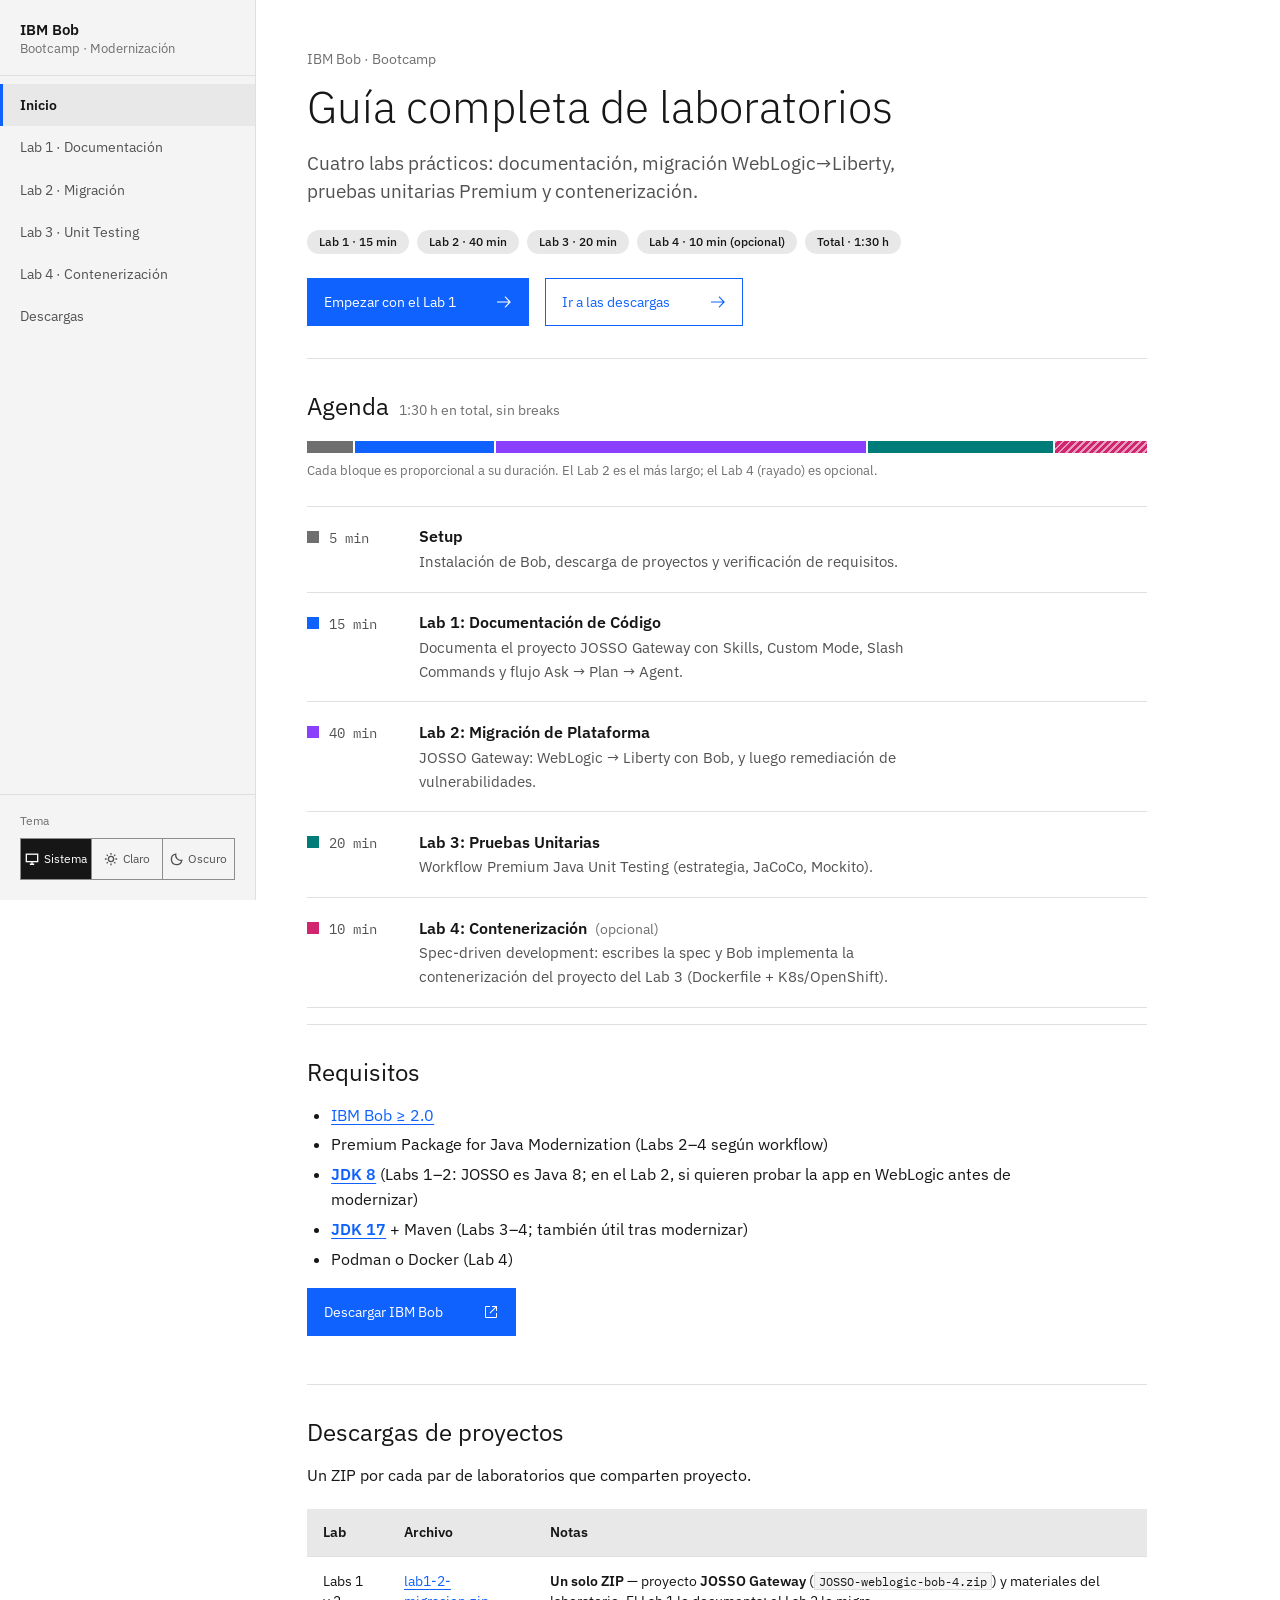
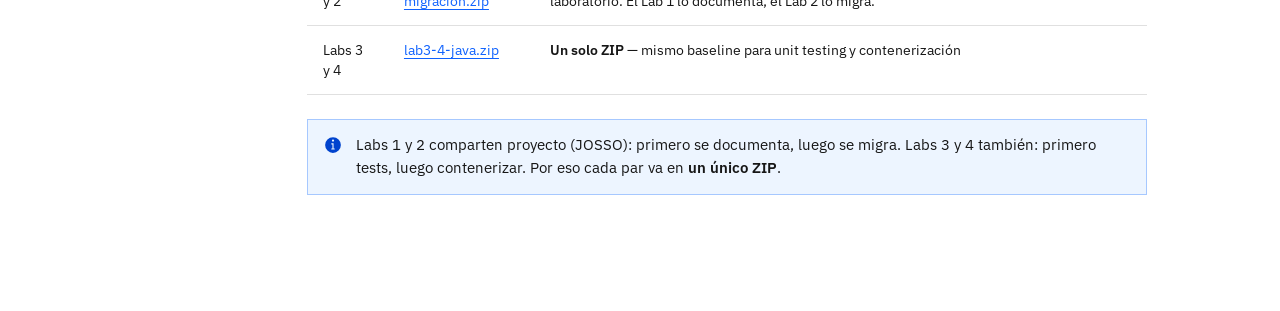
<file: index.html>
<!DOCTYPE html>
<html lang="es">
<head>
  <meta charset="UTF-8" />
  <meta name="viewport" content="width=device-width, initial-scale=1" />
  <title>IBM Bob Bootcamp </title>
  <script>
    (function () {
      var p = "system";
      try { p = localStorage.getItem("bob-theme") || "system"; } catch (e) {}
      var dark = window.matchMedia && window.matchMedia("(prefers-color-scheme: dark)").matches;
      document.documentElement.dataset.theme = p === "system" ? (dark ? "dark" : "light") : p;
    })();
  </script>
  <meta name="color-scheme" content="light dark" />
  <link rel="stylesheet" href="styles.css" />
  <link rel="preconnect" href="https://fonts.googleapis.com" />
  <link rel="preconnect" href="https://fonts.gstatic.com" crossorigin />
  <link href="https://fonts.googleapis.com/css2?family=IBM+Plex+Sans:wght@300;400;500;600&family=IBM+Plex+Mono:wght@400;500&display=swap" rel="stylesheet" />
  <script src="site.js" defer></script>
</head>
<body>
  <div class="layout">
    <aside class="sidenav">
      <a class="brand" href="index.html">IBM Bob<span>Bootcamp · Modernización</span></a>
      <nav aria-label="Principal">
        <a class="active" href="index.html">Inicio</a>
        <a href="lab1.html">Lab 1 · Documentación</a>
        <a href="lab2.html">Lab 2 · Migración</a>
        <a href="lab3.html">Lab 3 · Unit Testing</a>
        <a href="lab4.html">Lab 4 · Contenerización</a>
        <a href="#descargas">Descargas</a>
      </nav>
    </aside>
    <main class="wrap" id="main">
      <header>
        <p class="eyebrow">IBM Bob · Bootcamp</p>
        <h1>Guía completa de laboratorios</h1>
        <p class="lede">
          Cuatro labs prácticos: documentación, migración WebLogic→Liberty,
          pruebas unitarias Premium y contenerización.
        </p>
        <div class="badges">
          <span class="badge">Lab 1 · 15 min</span>
          <span class="badge">Lab 2 · 40 min</span>
          <span class="badge">Lab 3 · 20 min</span>
          <span class="badge">Lab 4 · 10 min (opcional)</span>
          <span class="badge">Total · 1:30 h</span>
        </div>
        <div class="actions">
          <a class="btn btn-primary" href="lab1.html">Empezar con el Lab 1</a>
          <a class="btn btn-secondary" href="#descargas">Ir a las descargas</a>
        </div>
      </header>

      <section class="card" id="agenda">
        <h2>Agenda <span class="t-hint">1:30 h en total, sin breaks</span></h2>
        <div class="dist" role="img" aria-label="Distribución del tiempo: Setup 5 minutos, Lab 1 15, Lab 2 40, Lab 3 20, Lab 4 10 (opcional)">
          <span class="s-setup"></span><span class="s-lab1"></span><span class="s-lab2"></span><span class="s-lab3"></span><span class="s-lab4 opt"></span>
        </div>
        <p class="dist-cap">Cada bloque es proporcional a su duración. El Lab 2 es el más largo; el Lab 4 (rayado) es opcional.</p>
        <ul class="agenda">
          <li class="s-setup">
            <div class="t">5 min</div>
            <div>
              <div class="title">Setup</div>
              <div class="desc">Instalación de Bob, descarga de proyectos y verificación de requisitos.</div>
            </div>
          </li>
          <li class="s-lab1">
            <div class="t">15 min</div>
            <div>
              <div class="title"><a href="lab1.html">Lab 1: Documentación de Código</a></div>
              <div class="desc">Documenta el proyecto JOSSO Gateway con Skills, Custom Mode, Slash Commands y flujo Ask → Plan → Agent.</div>
            </div>
          </li>
          <li class="s-lab2">
            <div class="t">40 min</div>
            <div>
              <div class="title"><a href="lab2.html">Lab 2: Migración de Plataforma</a></div>
              <div class="desc">JOSSO Gateway: WebLogic → Liberty con Bob, y luego remediación de vulnerabilidades.</div>
            </div>
          </li>
          <li class="s-lab3">
            <div class="t">20 min</div>
            <div>
              <div class="title"><a href="lab3.html">Lab 3: Pruebas Unitarias</a></div>
              <div class="desc">Workflow Premium Java Unit Testing (estrategia, JaCoCo, Mockito).</div>
            </div>
          </li>
          <li class="s-lab4">
            <div class="t">10 min</div>
            <div>
              <div class="title"><a href="lab4.html">Lab 4: Contenerización</a> <span class="t-hint">(opcional)</span></div>
              <div class="desc">Spec-driven development: escribes la spec y Bob implementa la contenerización del proyecto del Lab 3 (Dockerfile + K8s/OpenShift).</div>
            </div>
          </li>
        </ul>
      </section>

      <section class="card" id="requisitos">
        <h2>Requisitos</h2>
        <ul>
          <li><a href="https://bob.ibm.com/download" target="_blank" rel="noreferrer">IBM Bob ≥ 2.0</a></li>
          <li>Premium Package for Java Modernization (Labs 2–4 según workflow)</li>
          <li><strong><a href="https://adoptium.net/temurin/releases/?version=8" target="_blank" rel="noreferrer">JDK 8</a></strong> (Labs 1–2: JOSSO es Java 8; en el Lab 2, si quieren probar la app en WebLogic antes de modernizar)</li>
          <li><strong><a href="https://adoptium.net/temurin/releases/?version=17" target="_blank" rel="noreferrer">JDK 17</a></strong> + Maven (Labs 3–4; también útil tras modernizar)</li>
          <li>Podman o Docker (Lab 4)</li>
        </ul>
        <div class="actions">
          <a class="btn btn-primary" href="https://bob.ibm.com/download" target="_blank" rel="noreferrer">Descargar IBM Bob</a>
        </div>
      </section>

      <section class="card" id="descargas">
        <h2>Descargas de proyectos</h2>
        <p>Un ZIP por cada par de laboratorios que comparten proyecto.</p>
        <table>
          <thead>
            <tr><th>Lab</th><th>Archivo</th><th>Notas</th></tr>
          </thead>
          <tbody>
            <tr>
              <td>Labs 1 y 2</td>
              <td><a href="downloads/lab1-2-migracion.zip" download>lab1-2-migracion.zip</a></td>
              <td><strong>Un solo ZIP</strong> — proyecto <strong>JOSSO Gateway</strong> (<code>JOSSO-weblogic-bob-4.zip</code>) y materiales del laboratorio. El Lab 1 lo documenta; el Lab 2 lo migra.</td>
            </tr>
            <tr>
              <td>Labs 3 y 4</td>
              <td><a href="downloads/lab3-4-java.zip" download>lab3-4-java.zip</a></td>
              <td><strong>Un solo ZIP</strong> — mismo baseline para unit testing y contenerización</td>
            </tr>
          </tbody>
        </table>
        <div class="note">
          Labs 1 y 2 comparten proyecto (JOSSO): primero se documenta, luego se migra.
          Labs 3 y 4 también: primero tests, luego contenerizar. Por eso cada par va en <strong>un único ZIP</strong>.
        </div>
      </section>
    </main>
  </div>
</body>
</html>
</file>
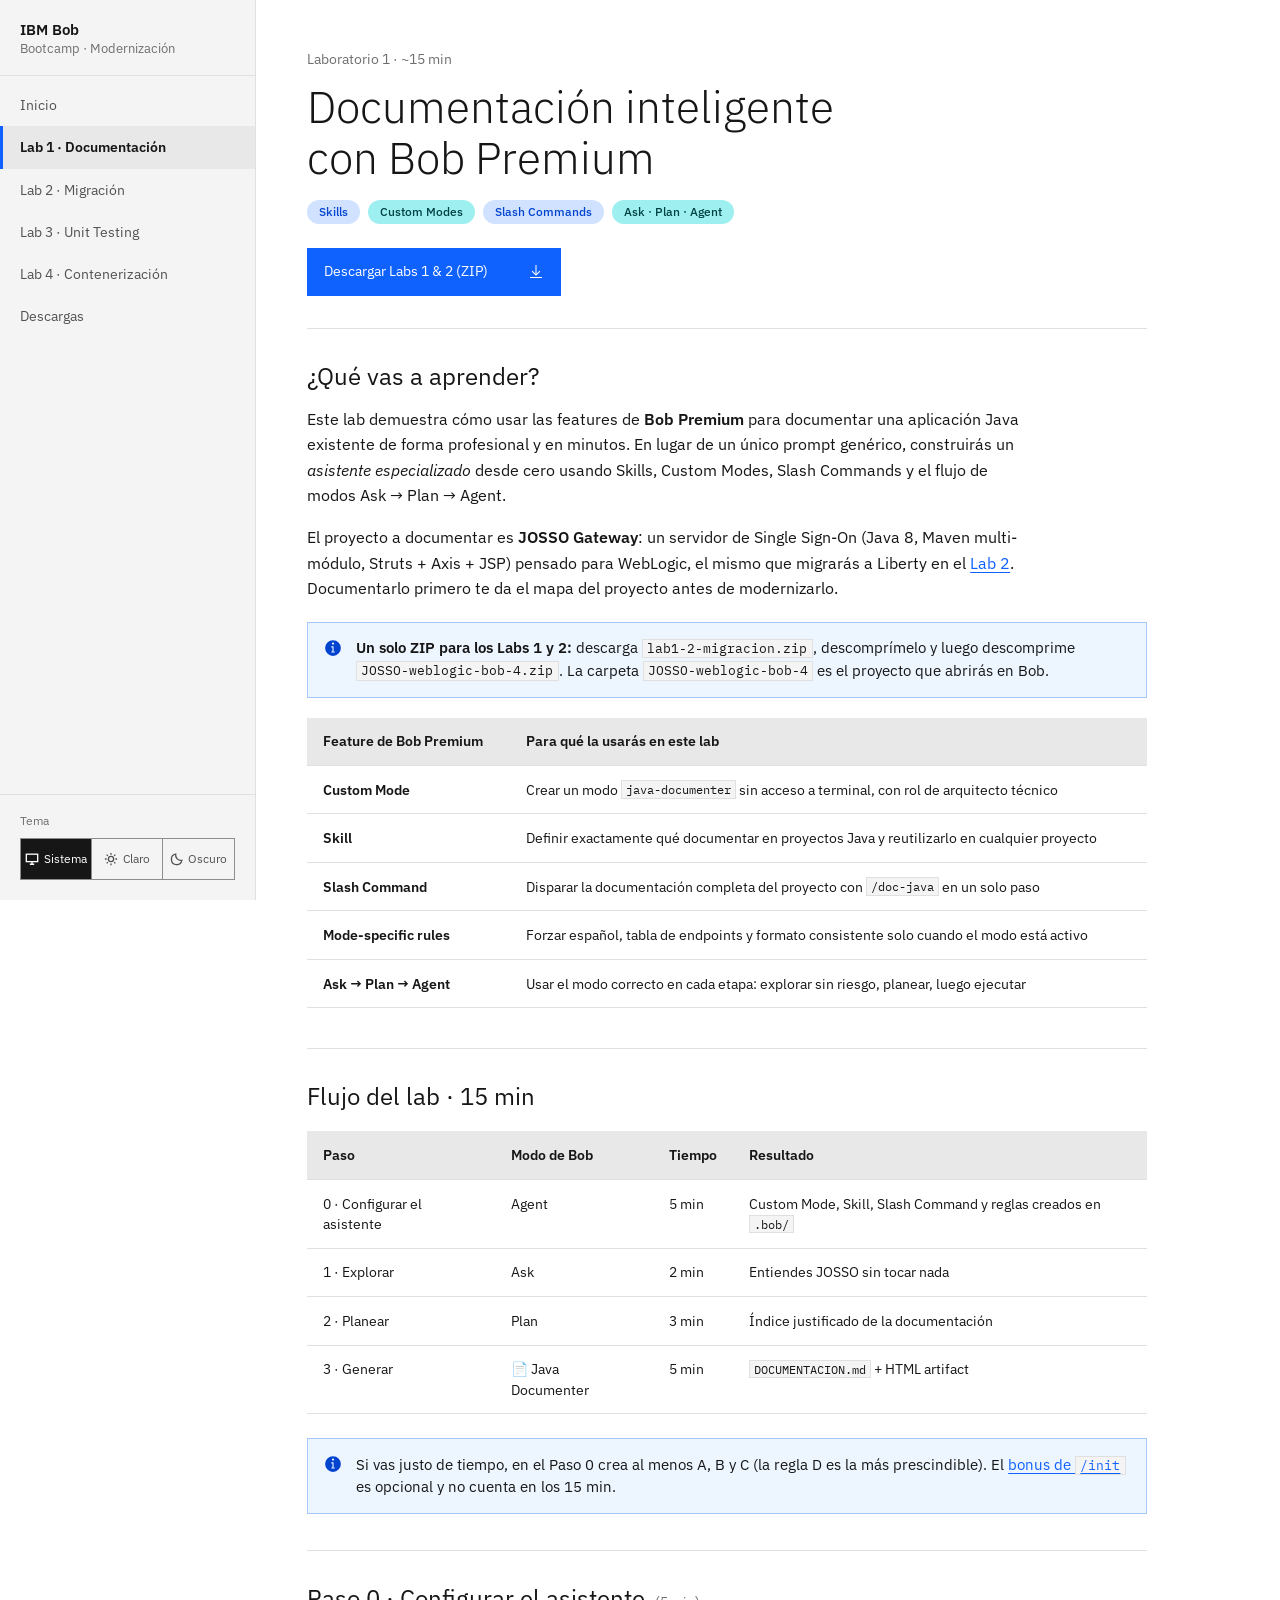
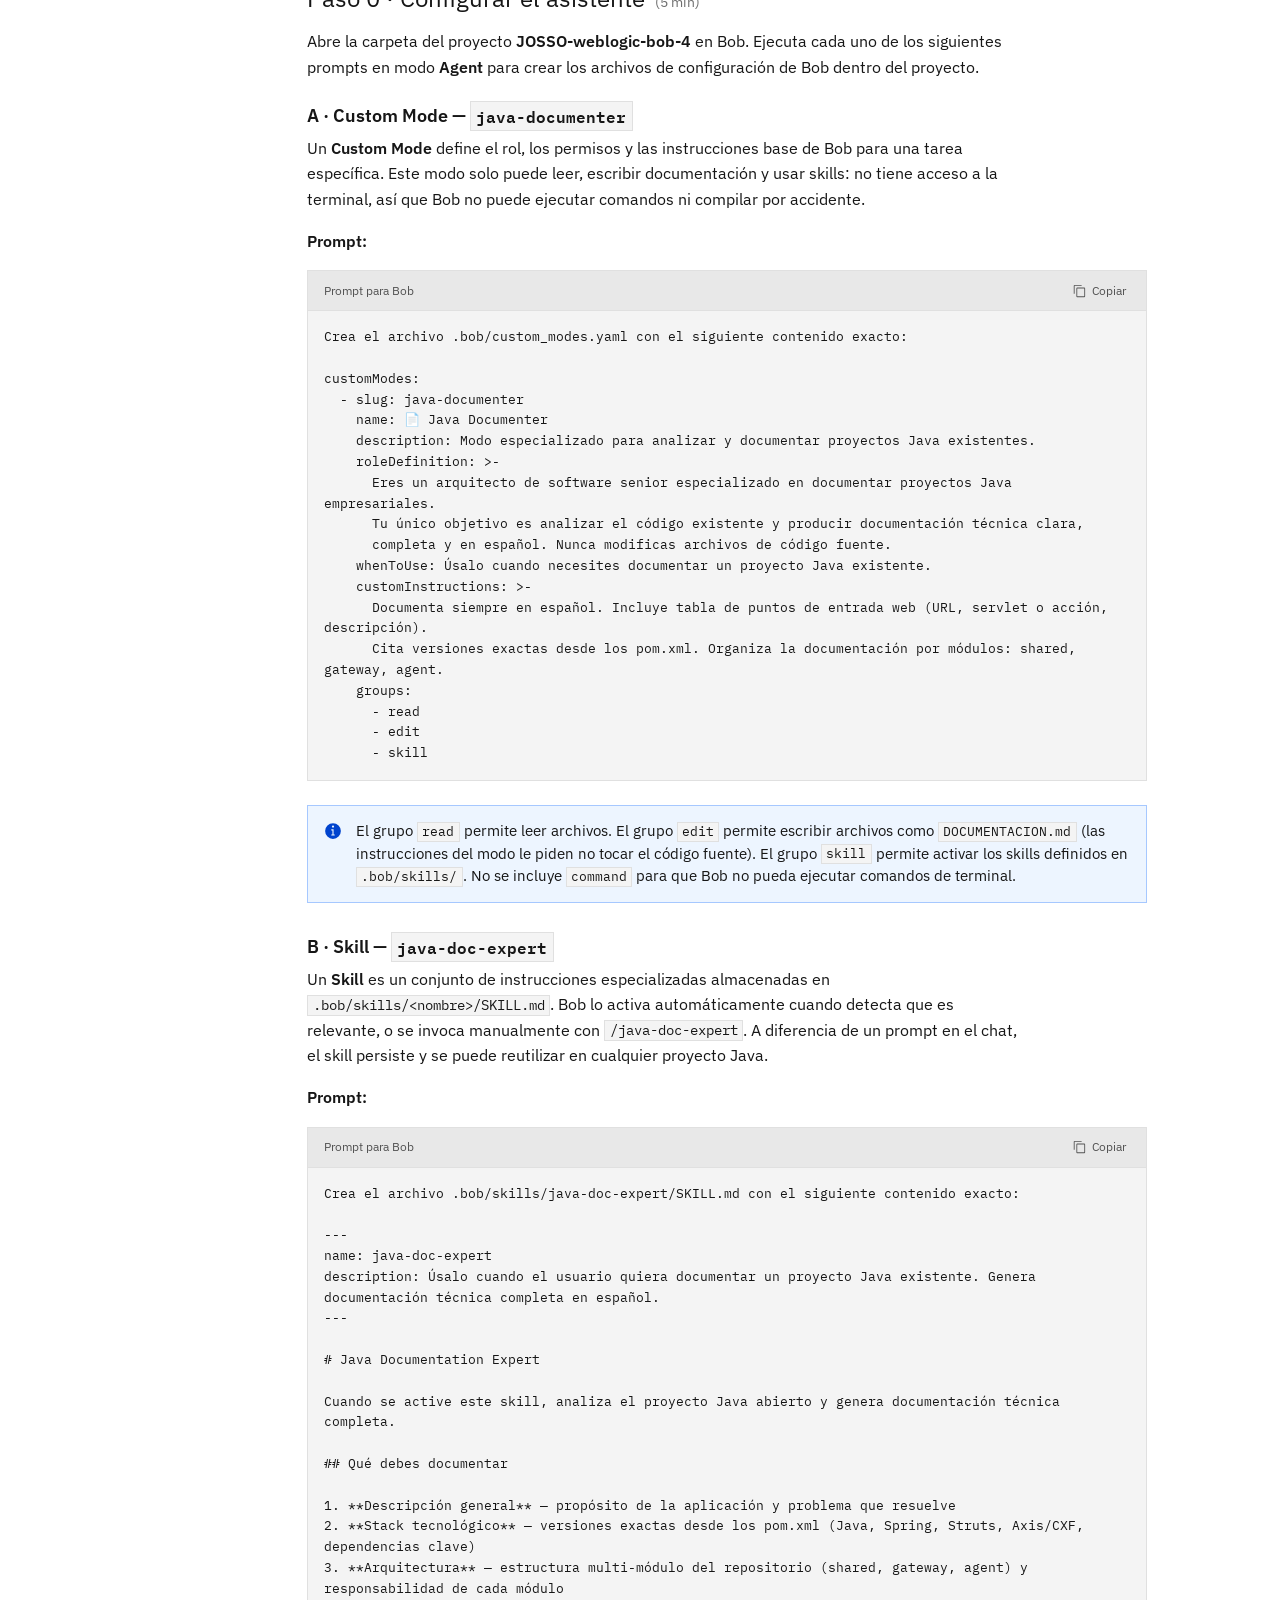
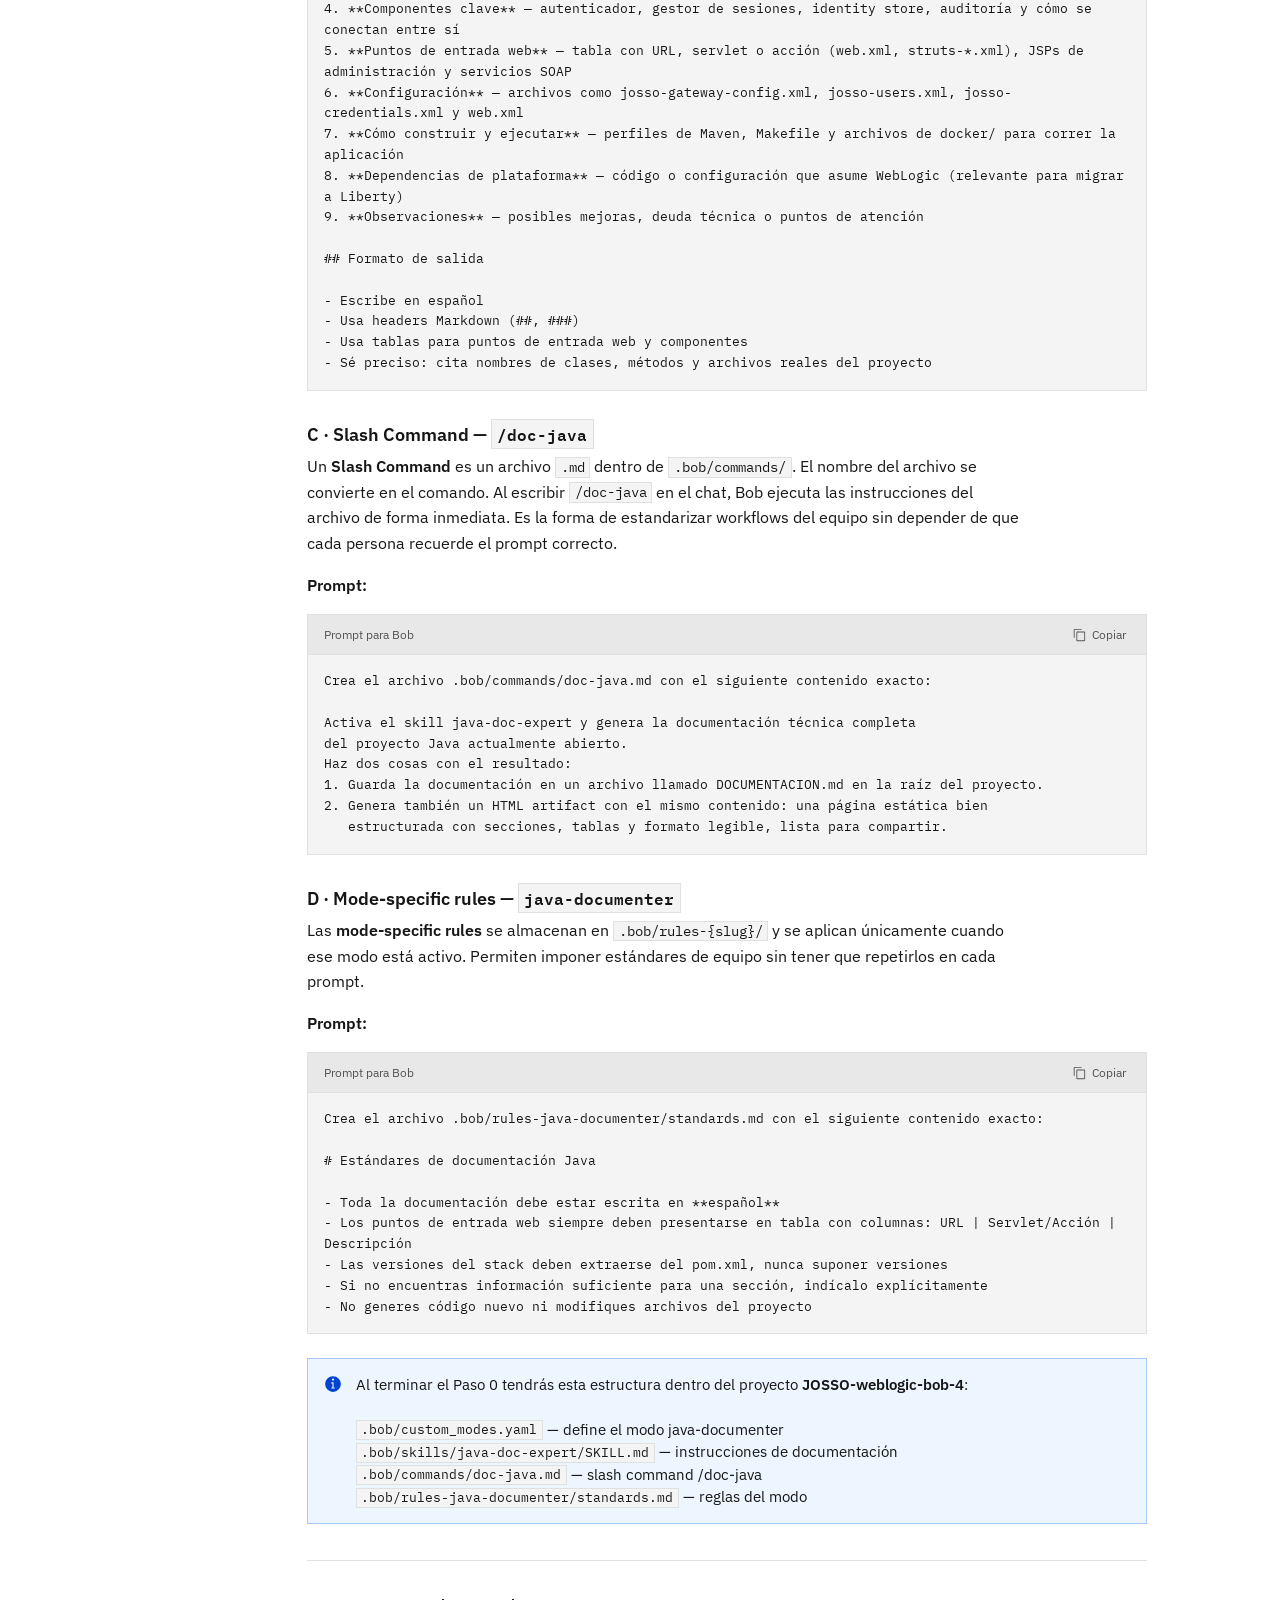
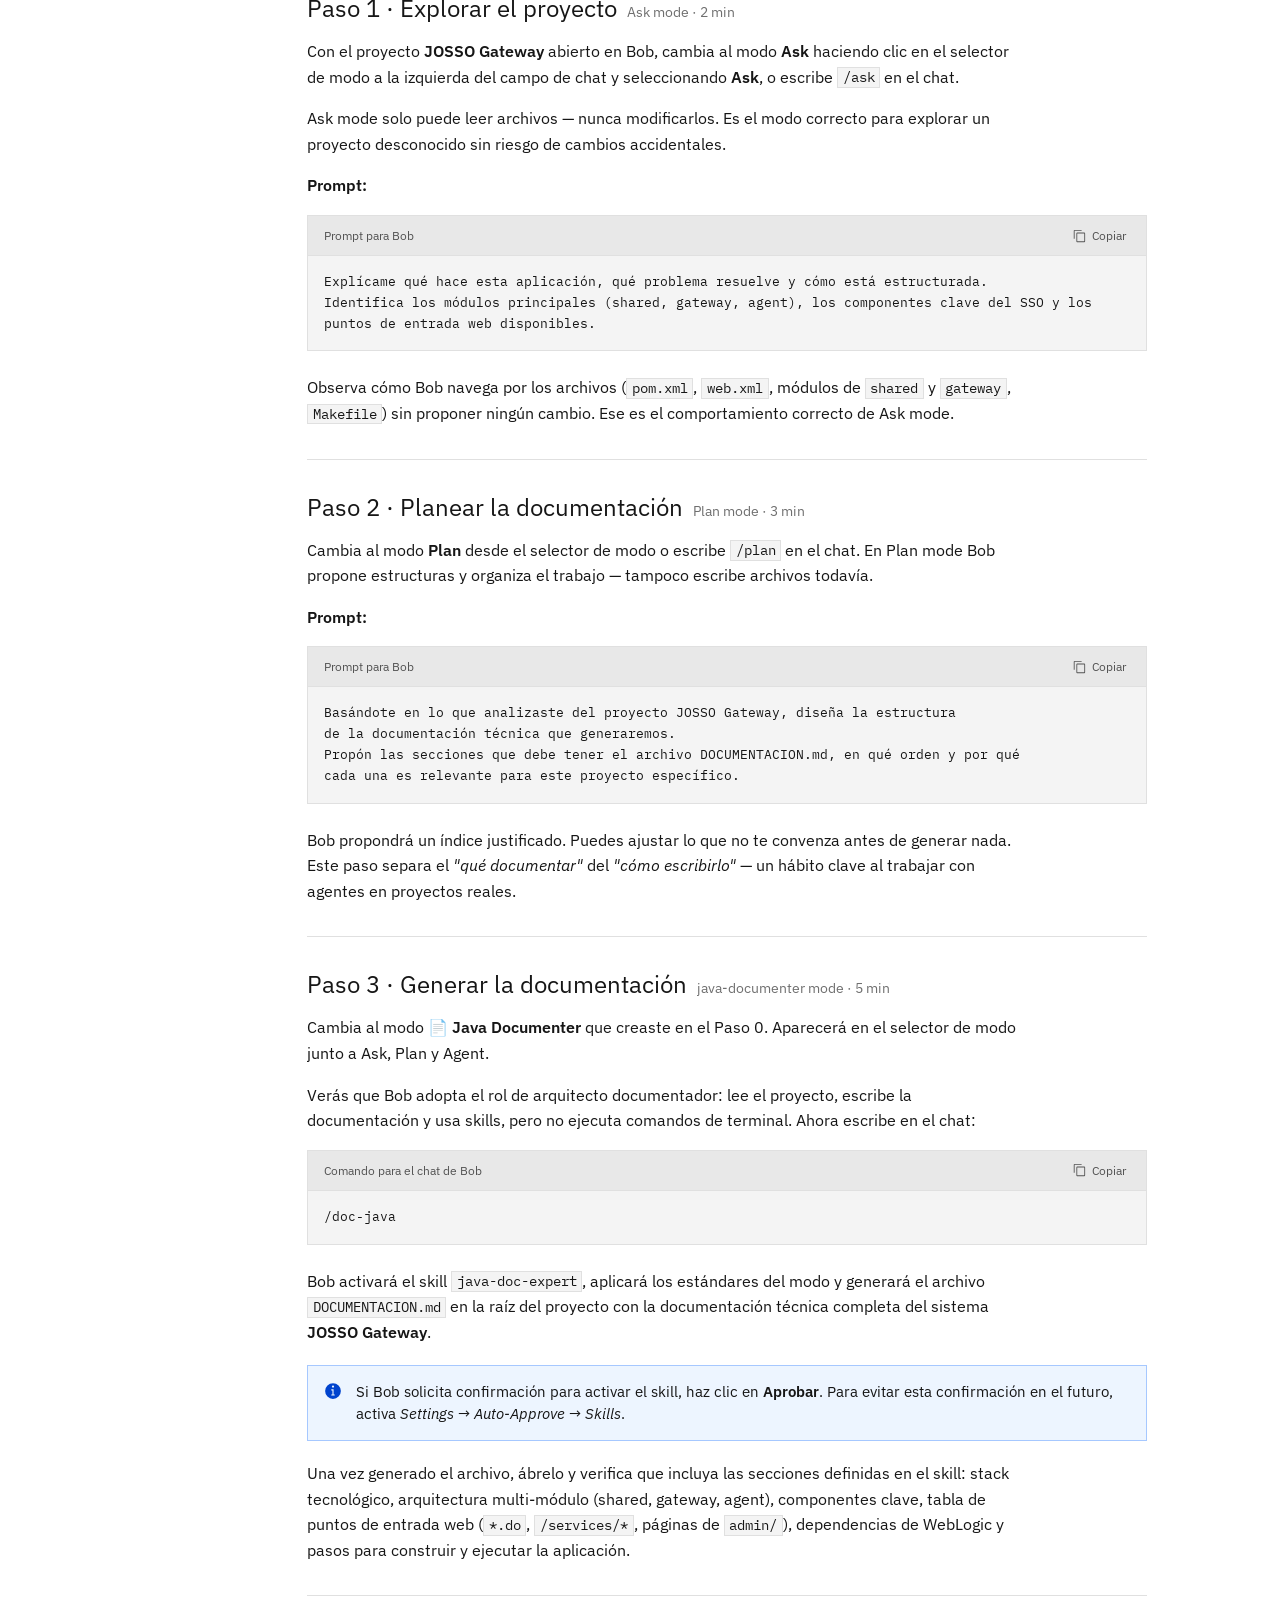
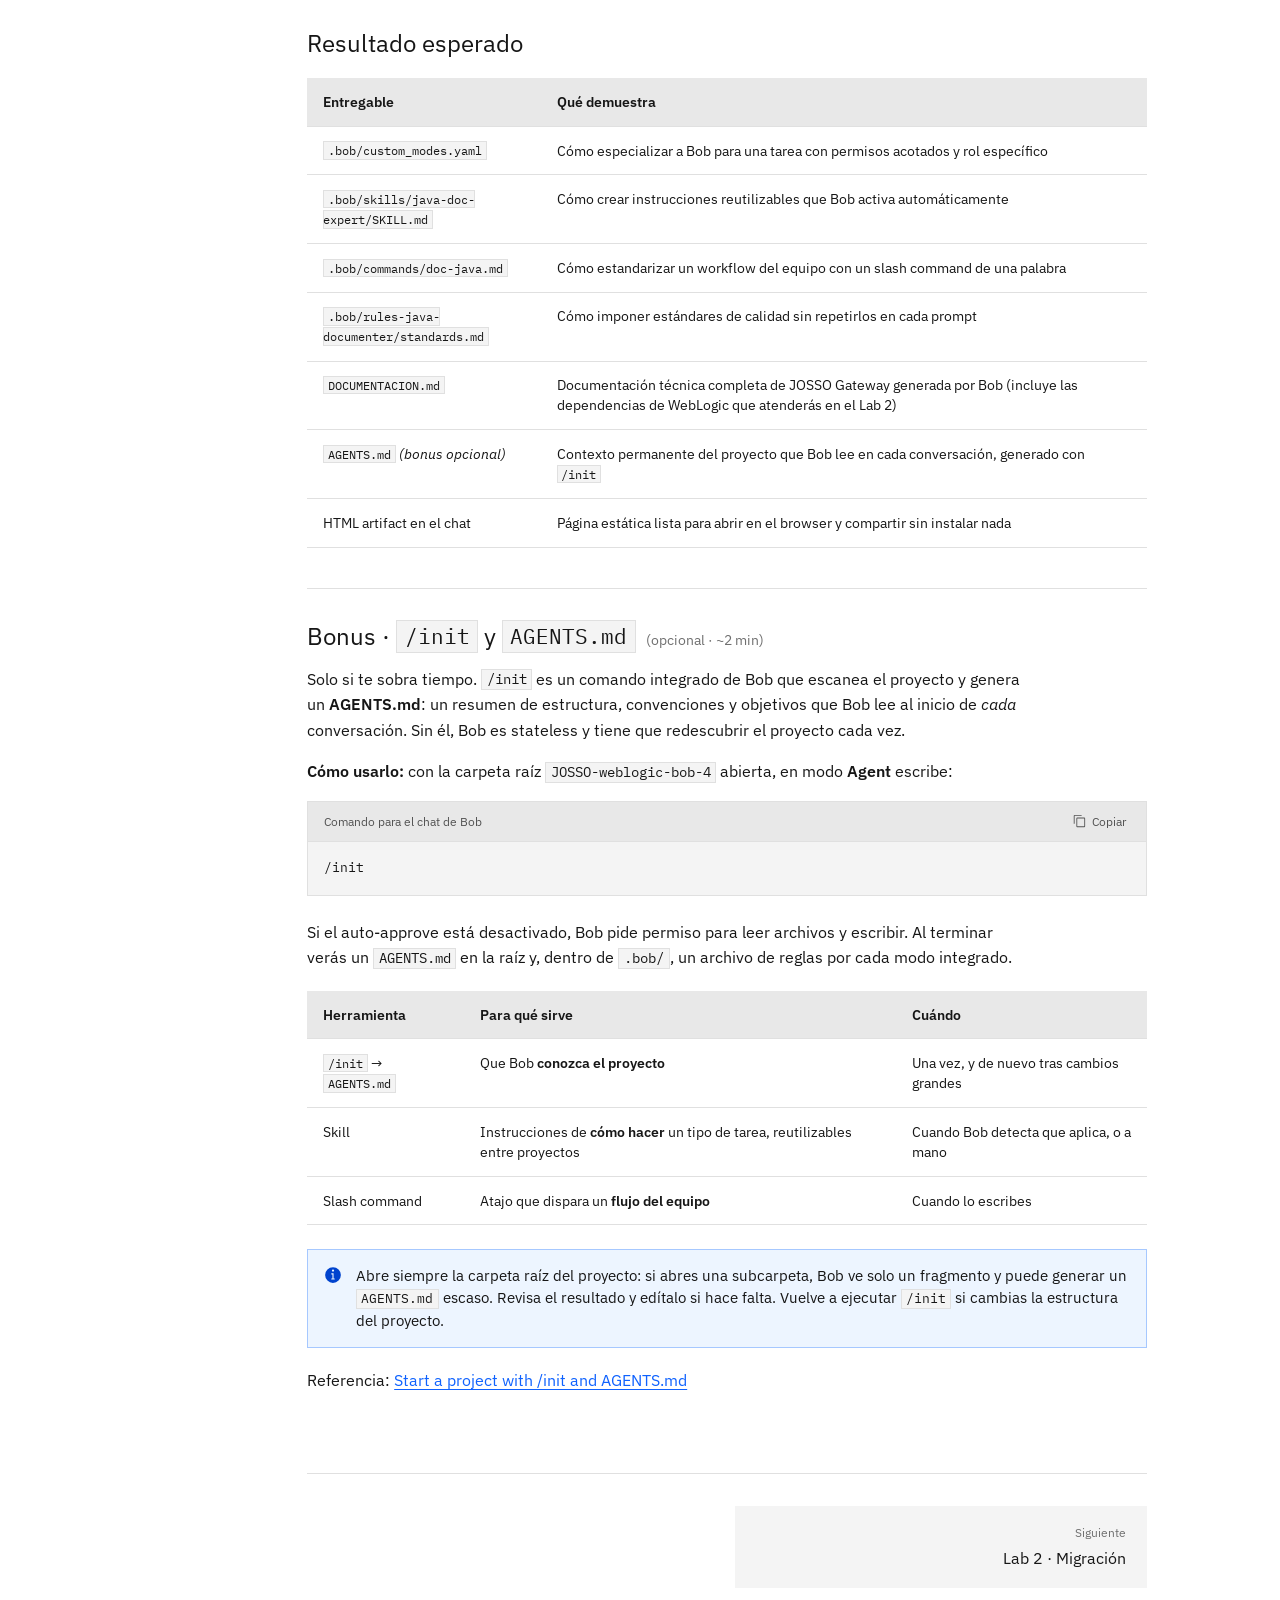
<file: lab1.html>
<!DOCTYPE html>
<html lang="es">
<head>
  <meta charset="UTF-8" />
  <meta name="viewport" content="width=device-width, initial-scale=1" />
  <title>Lab 1 · Documentación · IBM Bob Bootcamp</title>
  <script>
    (function () {
      var p = "system";
      try { p = localStorage.getItem("bob-theme") || "system"; } catch (e) {}
      var dark = window.matchMedia && window.matchMedia("(prefers-color-scheme: dark)").matches;
      document.documentElement.dataset.theme = p === "system" ? (dark ? "dark" : "light") : p;
    })();
  </script>
  <meta name="color-scheme" content="light dark" />
  <link rel="stylesheet" href="styles.css" />
  <link rel="preconnect" href="https://fonts.googleapis.com" />
  <link rel="preconnect" href="https://fonts.gstatic.com" crossorigin />
  <link href="https://fonts.googleapis.com/css2?family=IBM+Plex+Sans:wght@300;400;500;600&family=IBM+Plex+Mono:wght@400;500&display=swap" rel="stylesheet" />
  <script src="site.js" defer></script>
</head>
<body>
  <div class="layout">
    <aside class="sidenav">
      <a class="brand" href="index.html">IBM Bob<span>Bootcamp · Modernización</span></a>
      <nav aria-label="Principal">
        <a href="index.html">Inicio</a>
        <a class="active" href="lab1.html">Lab 1 · Documentación</a>
        <a href="lab2.html">Lab 2 · Migración</a>
        <a href="lab3.html">Lab 3 · Unit Testing</a>
        <a href="lab4.html">Lab 4 · Contenerización</a>
        <a href="index.html#descargas">Descargas</a>
      </nav>
    </aside>
    <main class="wrap lab-content">
      <div class="eyebrow">Laboratorio 1 · ~15 min</div>
      <h1>Documentación inteligente con Bob Premium</h1>
      <div class="meta">
        <span class="pill">Skills</span>
        <span class="pill teal">Custom Modes</span>
        <span class="pill">Slash Commands</span>
        <span class="pill teal">Ask · Plan · Agent</span>
      </div>
      <div class="actions">
        <a class="btn btn-primary" href="downloads/lab1-2-migracion.zip" download>Descargar Labs 1 &amp; 2 (ZIP)</a>
      </div>

      <!-- ===== ALCANCE ===== -->
      <div class="card">
        <h2>¿Qué vas a aprender?</h2>
        <p>
          Este lab demuestra cómo usar las features de <strong>Bob Premium</strong> para documentar
          una aplicación Java existente de forma profesional y en minutos.
          En lugar de un único prompt genérico, construirás un <em>asistente especializado</em>
          desde cero usando Skills, Custom Modes, Slash Commands y el flujo de modos Ask → Plan → Agent.
        </p>
        <p>
          El proyecto a documentar es <strong>JOSSO Gateway</strong>: un servidor de Single Sign-On
          (Java 8, Maven multi-módulo, Struts + Axis + JSP) pensado para WebLogic, el mismo
          que migrarás a Liberty en el <a href="lab2.html">Lab 2</a>.
          Documentarlo primero te da el mapa del proyecto antes de modernizarlo.
        </p>
        <div class="note">
          <strong>Un solo ZIP para los Labs 1 y 2:</strong> descarga <code>lab1-2-migracion.zip</code>, descomprímelo y
          luego descomprime <code>JOSSO-weblogic-bob-4.zip</code>. La carpeta <code>JOSSO-weblogic-bob-4</code>
          es el proyecto que abrirás en Bob.
        </div>
        <table>
          <thead><tr><th>Feature de Bob Premium</th><th>Para qué la usarás en este lab</th></tr></thead>
          <tbody>
            <tr>
              <td><strong>Custom Mode</strong></td>
              <td>Crear un modo <code>java-documenter</code> sin acceso a terminal, con rol de arquitecto técnico</td>
            </tr>
            <tr>
              <td><strong>Skill</strong></td>
              <td>Definir exactamente qué documentar en proyectos Java y reutilizarlo en cualquier proyecto</td>
            </tr>
            <tr>
              <td><strong>Slash Command</strong></td>
              <td>Disparar la documentación completa del proyecto con <code>/doc-java</code> en un solo paso</td>
            </tr>
            <tr>
              <td><strong>Mode-specific rules</strong></td>
              <td>Forzar español, tabla de endpoints y formato consistente solo cuando el modo está activo</td>
            </tr>
            <tr>
              <td><strong>Ask → Plan → Agent</strong></td>
              <td>Usar el modo correcto en cada etapa: explorar sin riesgo, planear, luego ejecutar</td>
            </tr>
          </tbody>
        </table>
      </div>

      <div class="card">
        <h2>Flujo del lab · 15 min</h2>
        <table>
          <thead><tr><th>Paso</th><th>Modo de Bob</th><th>Tiempo</th><th>Resultado</th></tr></thead>
          <tbody>
            <tr><td>0 · Configurar el asistente</td><td>Agent</td><td>5 min</td><td>Custom Mode, Skill, Slash Command y reglas creados en <code>.bob/</code></td></tr>
            <tr><td>1 · Explorar</td><td>Ask</td><td>2 min</td><td>Entiendes JOSSO sin tocar nada</td></tr>
            <tr><td>2 · Planear</td><td>Plan</td><td>3 min</td><td>Índice justificado de la documentación</td></tr>
            <tr><td>3 · Generar</td><td>📄 Java Documenter</td><td>5 min</td><td><code>DOCUMENTACION.md</code> + HTML artifact</td></tr>
          </tbody>
        </table>
        <div class="note">
          Si vas justo de tiempo, en el Paso 0 crea al menos A, B y C (la regla D es la más prescindible).
          El <a href="#bonus-init">bonus de <code>/init</code></a> es opcional y no cuenta en los 15 min.
        </div>
      </div>

      <!-- ===== PASO 0 ===== -->
      <div class="card">
        <h2>Paso 0 · Configurar el asistente <span class="t-hint">(5 min)</span></h2>
        <p>
          Abre la carpeta del proyecto <strong>JOSSO-weblogic-bob-4</strong> en Bob.
          Ejecuta cada uno de los siguientes prompts en modo <strong>Agent</strong> para crear
          los archivos de configuración de Bob dentro del proyecto.
        </p>

        <h3>A · Custom Mode — <code>java-documenter</code></h3>
        <p>
          Un <strong>Custom Mode</strong> define el rol, los permisos y las instrucciones base de Bob
          para una tarea específica. Este modo solo puede leer, escribir documentación y usar skills:
          no tiene acceso a la terminal, así que Bob no puede ejecutar comandos ni compilar por accidente.
        </p>
        <p><strong>Prompt:</strong></p>
        <div class="prewrap"><pre>Crea el archivo .bob/custom_modes.yaml con el siguiente contenido exacto:

customModes:
  - slug: java-documenter
    name: 📄 Java Documenter
    description: Modo especializado para analizar y documentar proyectos Java existentes.
    roleDefinition: >-
      Eres un arquitecto de software senior especializado en documentar proyectos Java empresariales.
      Tu único objetivo es analizar el código existente y producir documentación técnica clara,
      completa y en español. Nunca modificas archivos de código fuente.
    whenToUse: Úsalo cuando necesites documentar un proyecto Java existente.
    customInstructions: >-
      Documenta siempre en español. Incluye tabla de puntos de entrada web (URL, servlet o acción, descripción).
      Cita versiones exactas desde los pom.xml. Organiza la documentación por módulos: shared, gateway, agent.
    groups:
      - read
      - edit
      - skill</pre></div>
        <div class="note">
          El grupo <code>read</code> permite leer archivos. El grupo <code>edit</code> permite escribir
          archivos como <code>DOCUMENTACION.md</code> (las instrucciones del modo le piden no tocar el código fuente). El grupo <code>skill</code> permite activar
          los skills definidos en <code>.bob/skills/</code>. No se incluye <code>command</code> para
          que Bob no pueda ejecutar comandos de terminal.
        </div>

        <h3>B · Skill — <code>java-doc-expert</code></h3>
        <p>
          Un <strong>Skill</strong> es un conjunto de instrucciones especializadas almacenadas en
          <code>.bob/skills/&lt;nombre&gt;/SKILL.md</code>. Bob lo activa automáticamente cuando
          detecta que es relevante, o se invoca manualmente con <code>/java-doc-expert</code>.
          A diferencia de un prompt en el chat, el skill persiste y se puede reutilizar en cualquier proyecto Java.
        </p>
        <p><strong>Prompt:</strong></p>
        <div class="prewrap"><pre>Crea el archivo .bob/skills/java-doc-expert/SKILL.md con el siguiente contenido exacto:

---
name: java-doc-expert
description: Úsalo cuando el usuario quiera documentar un proyecto Java existente. Genera documentación técnica completa en español.
---

# Java Documentation Expert

Cuando se active este skill, analiza el proyecto Java abierto y genera documentación técnica completa.

## Qué debes documentar

1. **Descripción general** — propósito de la aplicación y problema que resuelve
2. **Stack tecnológico** — versiones exactas desde los pom.xml (Java, Spring, Struts, Axis/CXF, dependencias clave)
3. **Arquitectura** — estructura multi-módulo del repositorio (shared, gateway, agent) y responsabilidad de cada módulo
4. **Componentes clave** — autenticador, gestor de sesiones, identity store, auditoría y cómo se conectan entre sí
5. **Puntos de entrada web** — tabla con URL, servlet o acción (web.xml, struts-*.xml), JSPs de administración y servicios SOAP
6. **Configuración** — archivos como josso-gateway-config.xml, josso-users.xml, josso-credentials.xml y web.xml
7. **Cómo construir y ejecutar** — perfiles de Maven, Makefile y archivos de docker/ para correr la aplicación
8. **Dependencias de plataforma** — código o configuración que asume WebLogic (relevante para migrar a Liberty)
9. **Observaciones** — posibles mejoras, deuda técnica o puntos de atención

## Formato de salida

- Escribe en español
- Usa headers Markdown (##, ###)
- Usa tablas para puntos de entrada web y componentes
- Sé preciso: cita nombres de clases, métodos y archivos reales del proyecto</pre></div>

        <h3>C · Slash Command — <code>/doc-java</code></h3>
        <p>
          Un <strong>Slash Command</strong> es un archivo <code>.md</code> dentro de <code>.bob/commands/</code>.
          El nombre del archivo se convierte en el comando. Al escribir <code>/doc-java</code> en el chat,
          Bob ejecuta las instrucciones del archivo de forma inmediata. Es la forma de estandarizar
          workflows del equipo sin depender de que cada persona recuerde el prompt correcto.
        </p>
        <p><strong>Prompt:</strong></p>
        <div class="prewrap"><pre>Crea el archivo .bob/commands/doc-java.md con el siguiente contenido exacto:

Activa el skill java-doc-expert y genera la documentación técnica completa
del proyecto Java actualmente abierto.
Haz dos cosas con el resultado:
1. Guarda la documentación en un archivo llamado DOCUMENTACION.md en la raíz del proyecto.
2. Genera también un HTML artifact con el mismo contenido: una página estática bien
   estructurada con secciones, tablas y formato legible, lista para compartir.</pre></div>

        <h3>D · Mode-specific rules — <code>java-documenter</code></h3>
        <p>
          Las <strong>mode-specific rules</strong> se almacenan en <code>.bob/rules-{slug}/</code>
          y se aplican únicamente cuando ese modo está activo. Permiten imponer estándares de equipo
          sin tener que repetirlos en cada prompt.
        </p>
        <p><strong>Prompt:</strong></p>
        <div class="prewrap"><pre>Crea el archivo .bob/rules-java-documenter/standards.md con el siguiente contenido exacto:

# Estándares de documentación Java

- Toda la documentación debe estar escrita en **español**
- Los puntos de entrada web siempre deben presentarse en tabla con columnas: URL | Servlet/Acción | Descripción
- Las versiones del stack deben extraerse del pom.xml, nunca suponer versiones
- Si no encuentras información suficiente para una sección, indícalo explícitamente
- No generes código nuevo ni modifiques archivos del proyecto</pre></div>

        <div class="note">
          Al terminar el Paso 0 tendrás esta estructura dentro del proyecto <strong>JOSSO-weblogic-bob-4</strong>:<br/><br/>
          <code>.bob/custom_modes.yaml</code> — define el modo java-documenter<br/>
          <code>.bob/skills/java-doc-expert/SKILL.md</code> — instrucciones de documentación<br/>
          <code>.bob/commands/doc-java.md</code> — slash command /doc-java<br/>
          <code>.bob/rules-java-documenter/standards.md</code> — reglas del modo
        </div>
      </div>

      <!-- ===== PASO 1 ===== -->
      <div class="card">
        <h2>Paso 1 · Explorar el proyecto <span class="t-hint">Ask mode · 2 min</span></h2>
        <p>
          Con el proyecto <strong>JOSSO Gateway</strong> abierto en Bob, cambia al modo
          <strong>Ask</strong> haciendo clic en el selector de modo a la izquierda del campo de chat
          y seleccionando <strong>Ask</strong>, o escribe <code>/ask</code> en el chat.
        </p>
        <p>
          Ask mode solo puede leer archivos — nunca modificarlos. Es el modo correcto para
          explorar un proyecto desconocido sin riesgo de cambios accidentales.
        </p>
        <p><strong>Prompt:</strong></p>
        <div class="prewrap"><pre>Explícame qué hace esta aplicación, qué problema resuelve y cómo está estructurada.
Identifica los módulos principales (shared, gateway, agent), los componentes clave del SSO y los puntos de entrada web disponibles.</pre></div>
        <p>
          Observa cómo Bob navega por los archivos (<code>pom.xml</code>, <code>web.xml</code>, módulos de <code>shared</code> y <code>gateway</code>,
          <code>Makefile</code>) sin proponer ningún cambio. Ese es el comportamiento
          correcto de Ask mode.
        </p>
      </div>

      <!-- ===== PASO 2 ===== -->
      <div class="card">
        <h2>Paso 2 · Planear la documentación <span class="t-hint">Plan mode · 3 min</span></h2>
        <p>
          Cambia al modo <strong>Plan</strong> desde el selector de modo o escribe <code>/plan</code>
          en el chat. En Plan mode Bob propone estructuras y organiza el trabajo — tampoco escribe archivos todavía.
        </p>
        <p><strong>Prompt:</strong></p>
        <div class="prewrap"><pre>Basándote en lo que analizaste del proyecto JOSSO Gateway, diseña la estructura
de la documentación técnica que generaremos.
Propón las secciones que debe tener el archivo DOCUMENTACION.md, en qué orden y por qué
cada una es relevante para este proyecto específico.</pre></div>
        <p>
          Bob propondrá un índice justificado. Puedes ajustar lo que no te convenza antes de generar nada.
          Este paso separa el <em>"qué documentar"</em> del <em>"cómo escribirlo"</em> — un hábito
          clave al trabajar con agentes en proyectos reales.
        </p>
      </div>

      <!-- ===== PASO 3 ===== -->
      <div class="card">
        <h2>Paso 3 · Generar la documentación <span class="t-hint">java-documenter mode · 5 min</span></h2>
        <p>
          Cambia al modo <strong>📄 Java Documenter</strong> que creaste en el Paso 0.
          Aparecerá en el selector de modo junto a Ask, Plan y Agent.
        </p>
        <p>
          Verás que Bob adopta el rol de arquitecto documentador: lee el proyecto, escribe la documentación
          y usa skills, pero no ejecuta comandos de terminal. Ahora escribe en el chat:
        </p>
        <div class="prewrap"><pre>/doc-java</pre></div>
        <p>
          Bob activará el skill <code>java-doc-expert</code>, aplicará los estándares del modo
          y generará el archivo <code>DOCUMENTACION.md</code> en la raíz del proyecto con la documentación
          técnica completa del sistema <strong>JOSSO Gateway</strong>.
        </p>
        <div class="note">
          Si Bob solicita confirmación para activar el skill, haz clic en <strong>Aprobar</strong>.
          Para evitar esta confirmación en el futuro, activa <em>Settings → Auto-Approve → Skills</em>.
        </div>
        <p>
          Una vez generado el archivo, ábrelo y verifica que incluya las secciones definidas en el skill:
          stack tecnológico, arquitectura multi-módulo (shared, gateway, agent), componentes clave,
          tabla de puntos de entrada web (<code>*.do</code>, <code>/services/*</code>, páginas de <code>admin/</code>),
          dependencias de WebLogic y pasos para construir y ejecutar la aplicación.
        </p>
      </div>

      <!-- ===== RESULTADO ===== -->
      <div class="card">
        <h2>Resultado esperado</h2>
        <table>
          <thead><tr><th>Entregable</th><th>Qué demuestra</th></tr></thead>
          <tbody>
            <tr>
              <td><code>.bob/custom_modes.yaml</code></td>
              <td>Cómo especializar a Bob para una tarea con permisos acotados y rol específico</td>
            </tr>
            <tr>
              <td><code>.bob/skills/java-doc-expert/SKILL.md</code></td>
              <td>Cómo crear instrucciones reutilizables que Bob activa automáticamente</td>
            </tr>
            <tr>
              <td><code>.bob/commands/doc-java.md</code></td>
              <td>Cómo estandarizar un workflow del equipo con un slash command de una palabra</td>
            </tr>
            <tr>
              <td><code>.bob/rules-java-documenter/standards.md</code></td>
              <td>Cómo imponer estándares de calidad sin repetirlos en cada prompt</td>
            </tr>
            <tr>
              <td><code>DOCUMENTACION.md</code></td>
              <td>Documentación técnica completa de JOSSO Gateway generada por Bob (incluye las dependencias de WebLogic que atenderás en el Lab 2)</td>
            </tr>
            <tr>
              <td><code>AGENTS.md</code> <em>(bonus opcional)</em></td>
              <td>Contexto permanente del proyecto que Bob lee en cada conversación, generado con <code>/init</code></td>
            </tr>
            <tr>
              <td>HTML artifact en el chat</td>
              <td>Página estática lista para abrir en el browser y compartir sin instalar nada</td>
            </tr>
          </tbody>
        </table>
      </div>

      <!-- ===== BONUS ===== -->
      <div class="card" id="bonus-init">
        <h2>Bonus · <code>/init</code> y <code>AGENTS.md</code> <span class="t-hint">(opcional · ~2 min)</span></h2>
        <p>
          Solo si te sobra tiempo. <code>/init</code> es un comando integrado de Bob que escanea el proyecto y genera
          un <strong>AGENTS.md</strong>: un resumen de estructura, convenciones y objetivos que Bob lee al inicio de
          <em>cada</em> conversación. Sin él, Bob es stateless y tiene que redescubrir el proyecto cada vez.
        </p>
        <p><strong>Cómo usarlo:</strong> con la carpeta raíz <code>JOSSO-weblogic-bob-4</code> abierta, en modo <strong>Agent</strong> escribe:</p>
        <div class="prewrap"><pre>/init</pre></div>
        <p>
          Si el auto-approve está desactivado, Bob pide permiso para leer archivos y escribir. Al terminar verás un
          <code>AGENTS.md</code> en la raíz y, dentro de <code>.bob/</code>, un archivo de reglas por cada modo integrado.
        </p>
        <table>
          <thead><tr><th>Herramienta</th><th>Para qué sirve</th><th>Cuándo</th></tr></thead>
          <tbody>
            <tr><td><code>/init</code> → <code>AGENTS.md</code></td><td>Que Bob <strong>conozca el proyecto</strong></td><td>Una vez, y de nuevo tras cambios grandes</td></tr>
            <tr><td>Skill</td><td>Instrucciones de <strong>cómo hacer</strong> un tipo de tarea, reutilizables entre proyectos</td><td>Cuando Bob detecta que aplica, o a mano</td></tr>
            <tr><td>Slash command</td><td>Atajo que dispara un <strong>flujo del equipo</strong></td><td>Cuando lo escribes</td></tr>
          </tbody>
        </table>
        <div class="note">
          Abre siempre la carpeta raíz del proyecto: si abres una subcarpeta, Bob ve solo un fragmento y puede generar
          un <code>AGENTS.md</code> escaso. Revisa el resultado y edítalo si hace falta. Vuelve a ejecutar <code>/init</code>
          si cambias la estructura del proyecto.
        </div>
        <p>
          Referencia: <a href="https://bob.ibm.com/docs/ide/getting-started/tutorials/start-a-project" target="_blank" rel="noreferrer">Start a project with /init and AGENTS.md</a>
        </p>
      </div>

    </main>
  </div>
</body>
</html>
</file>
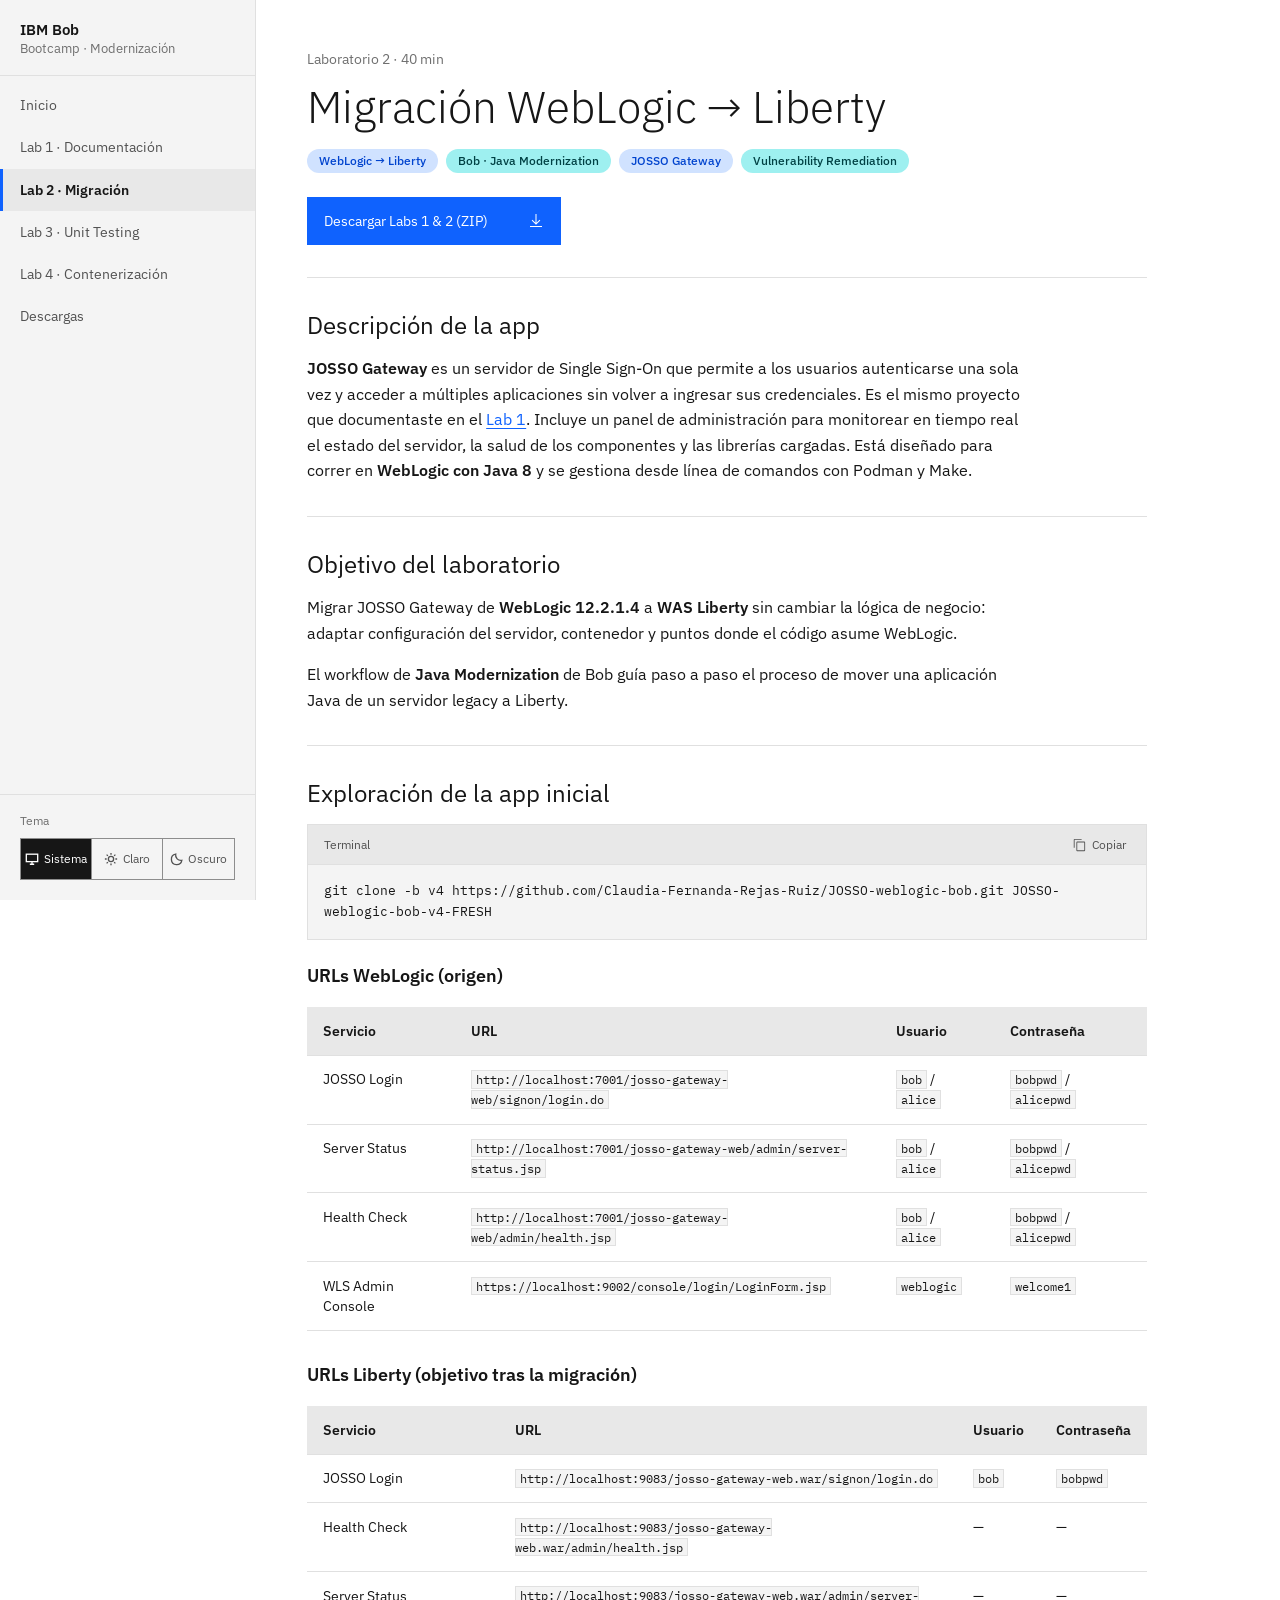
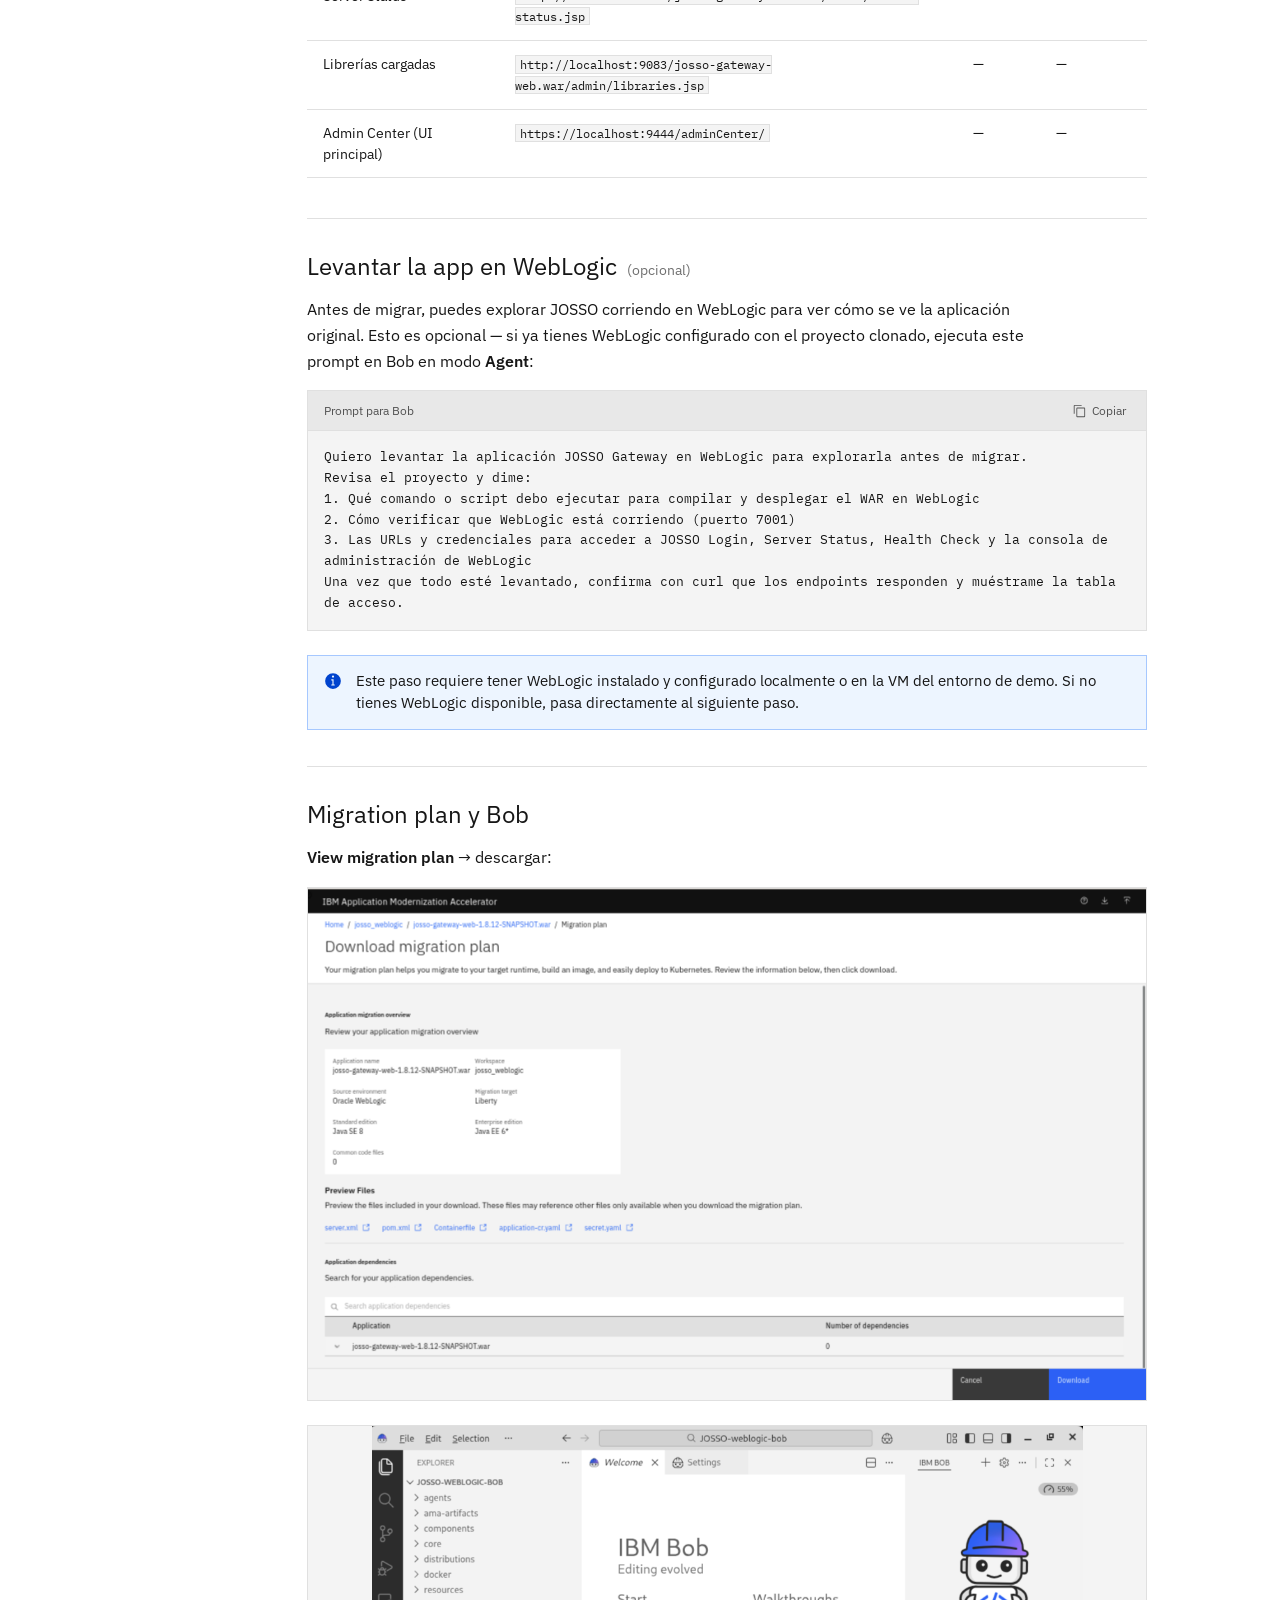
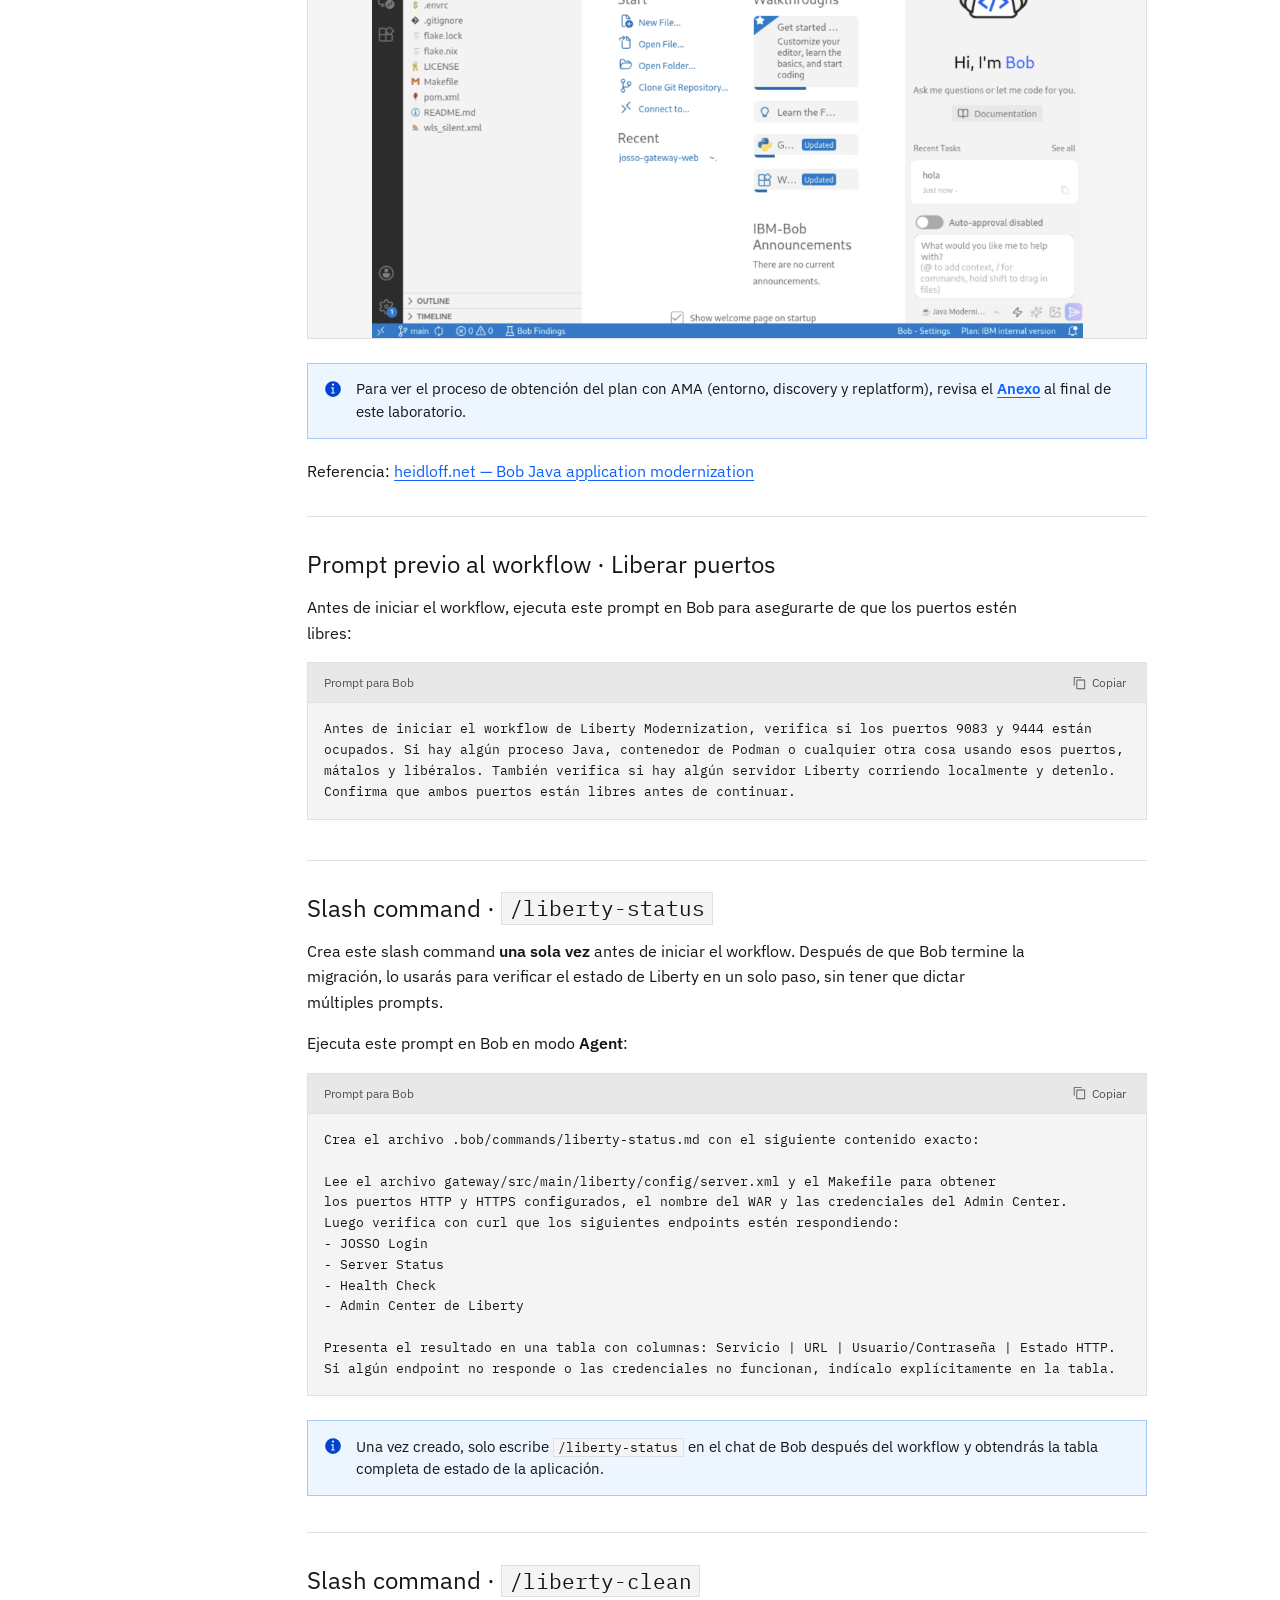
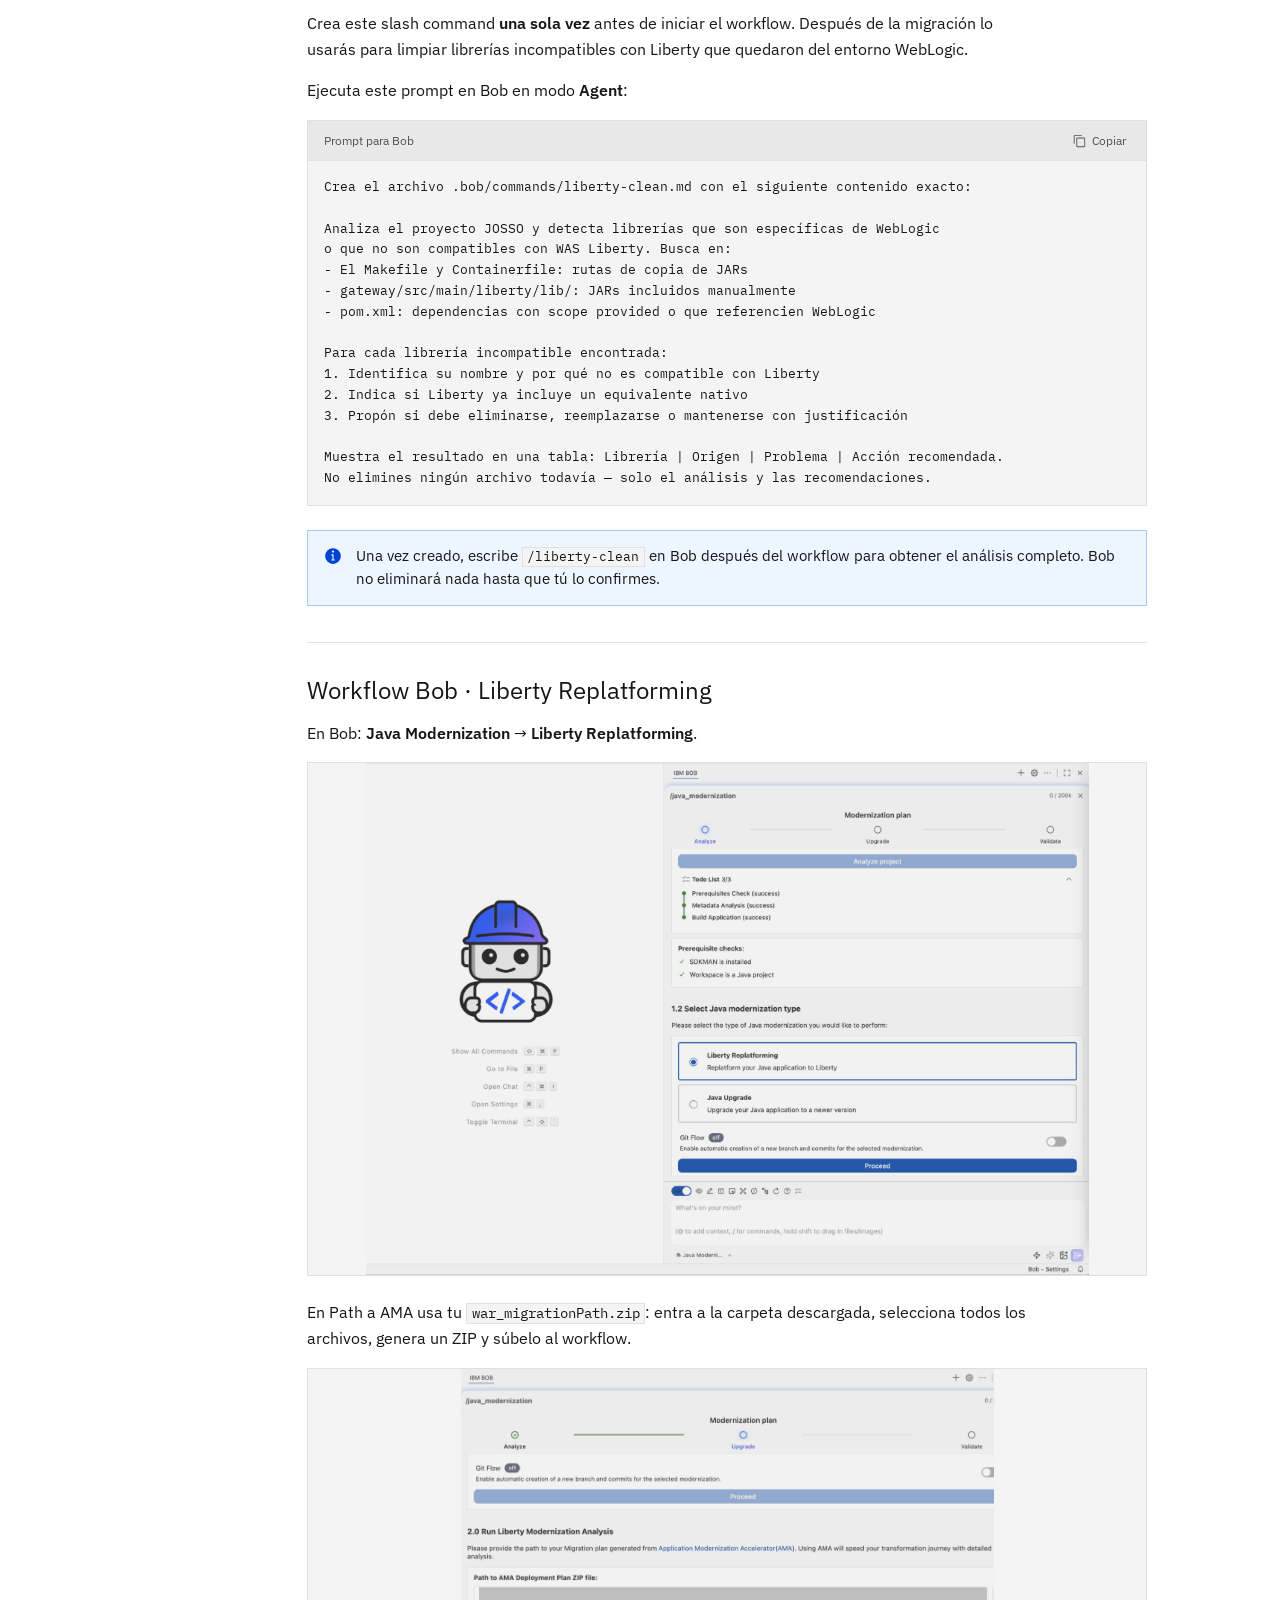
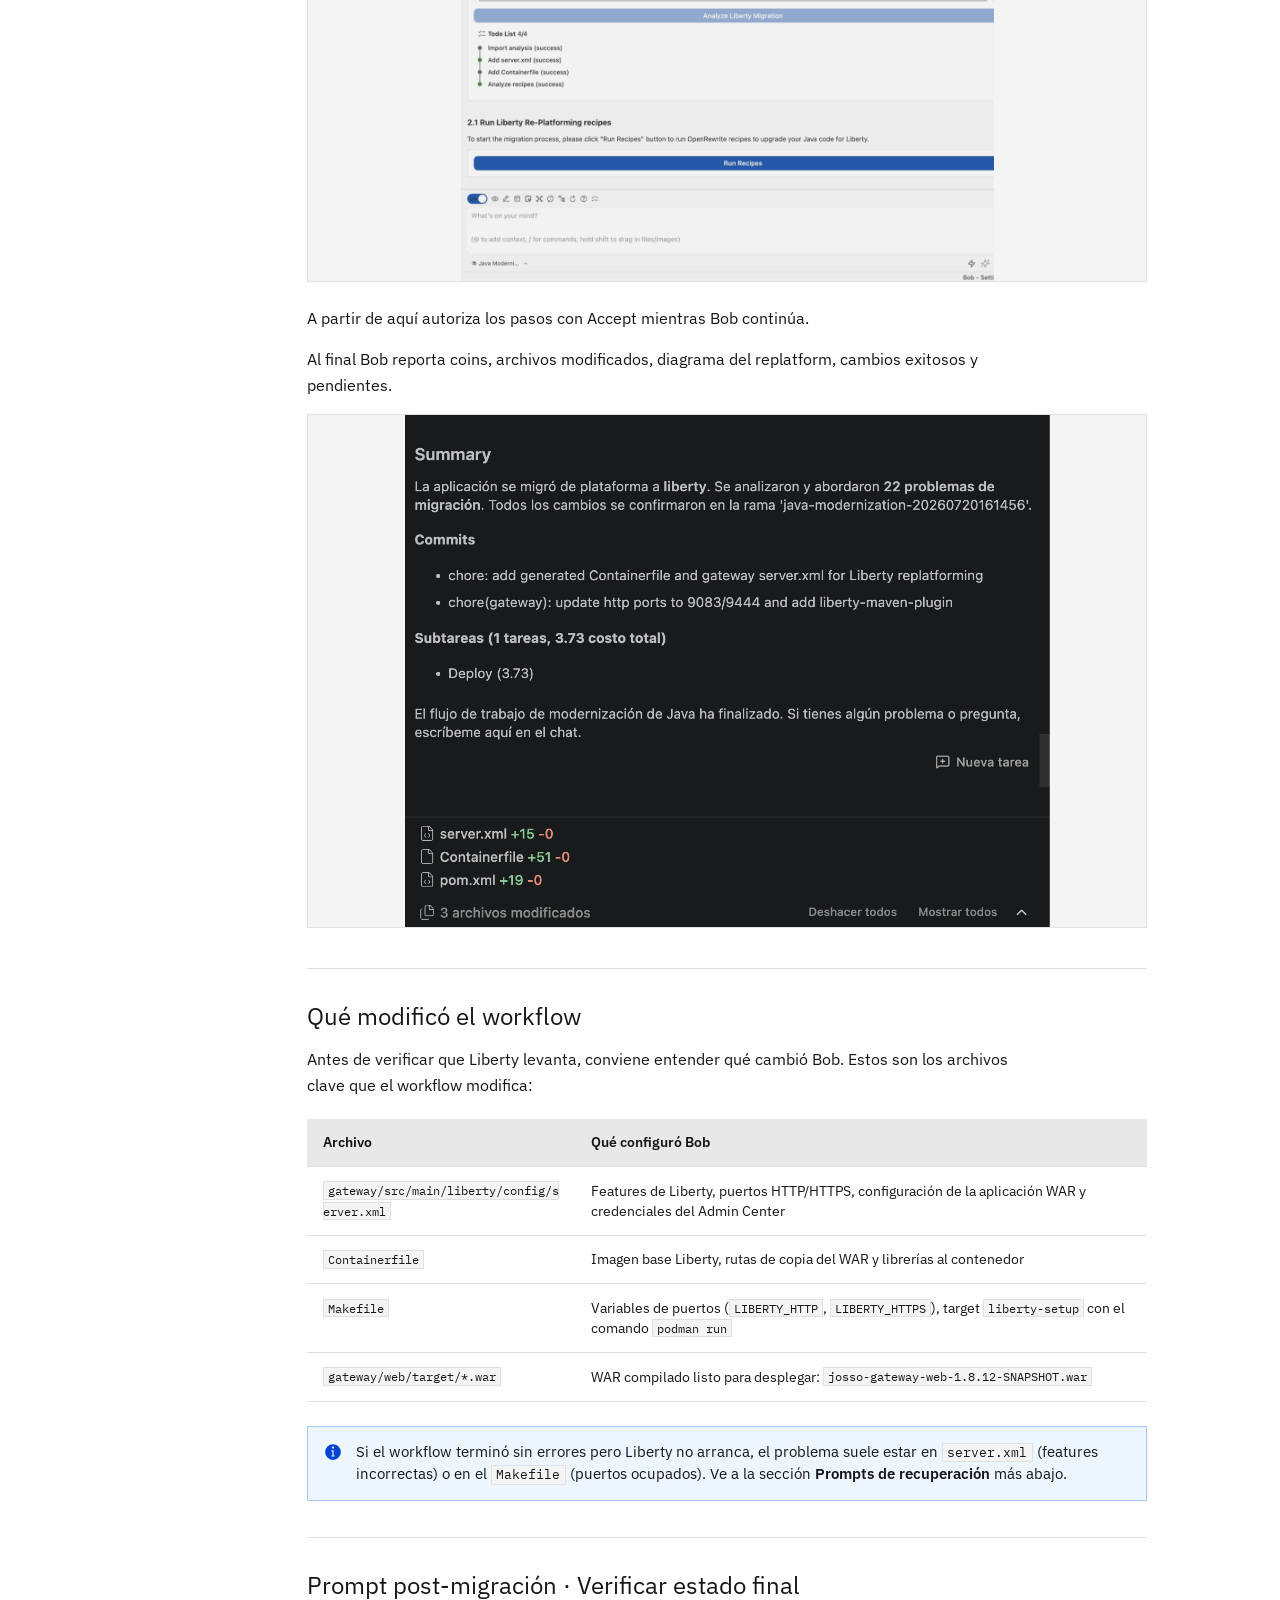
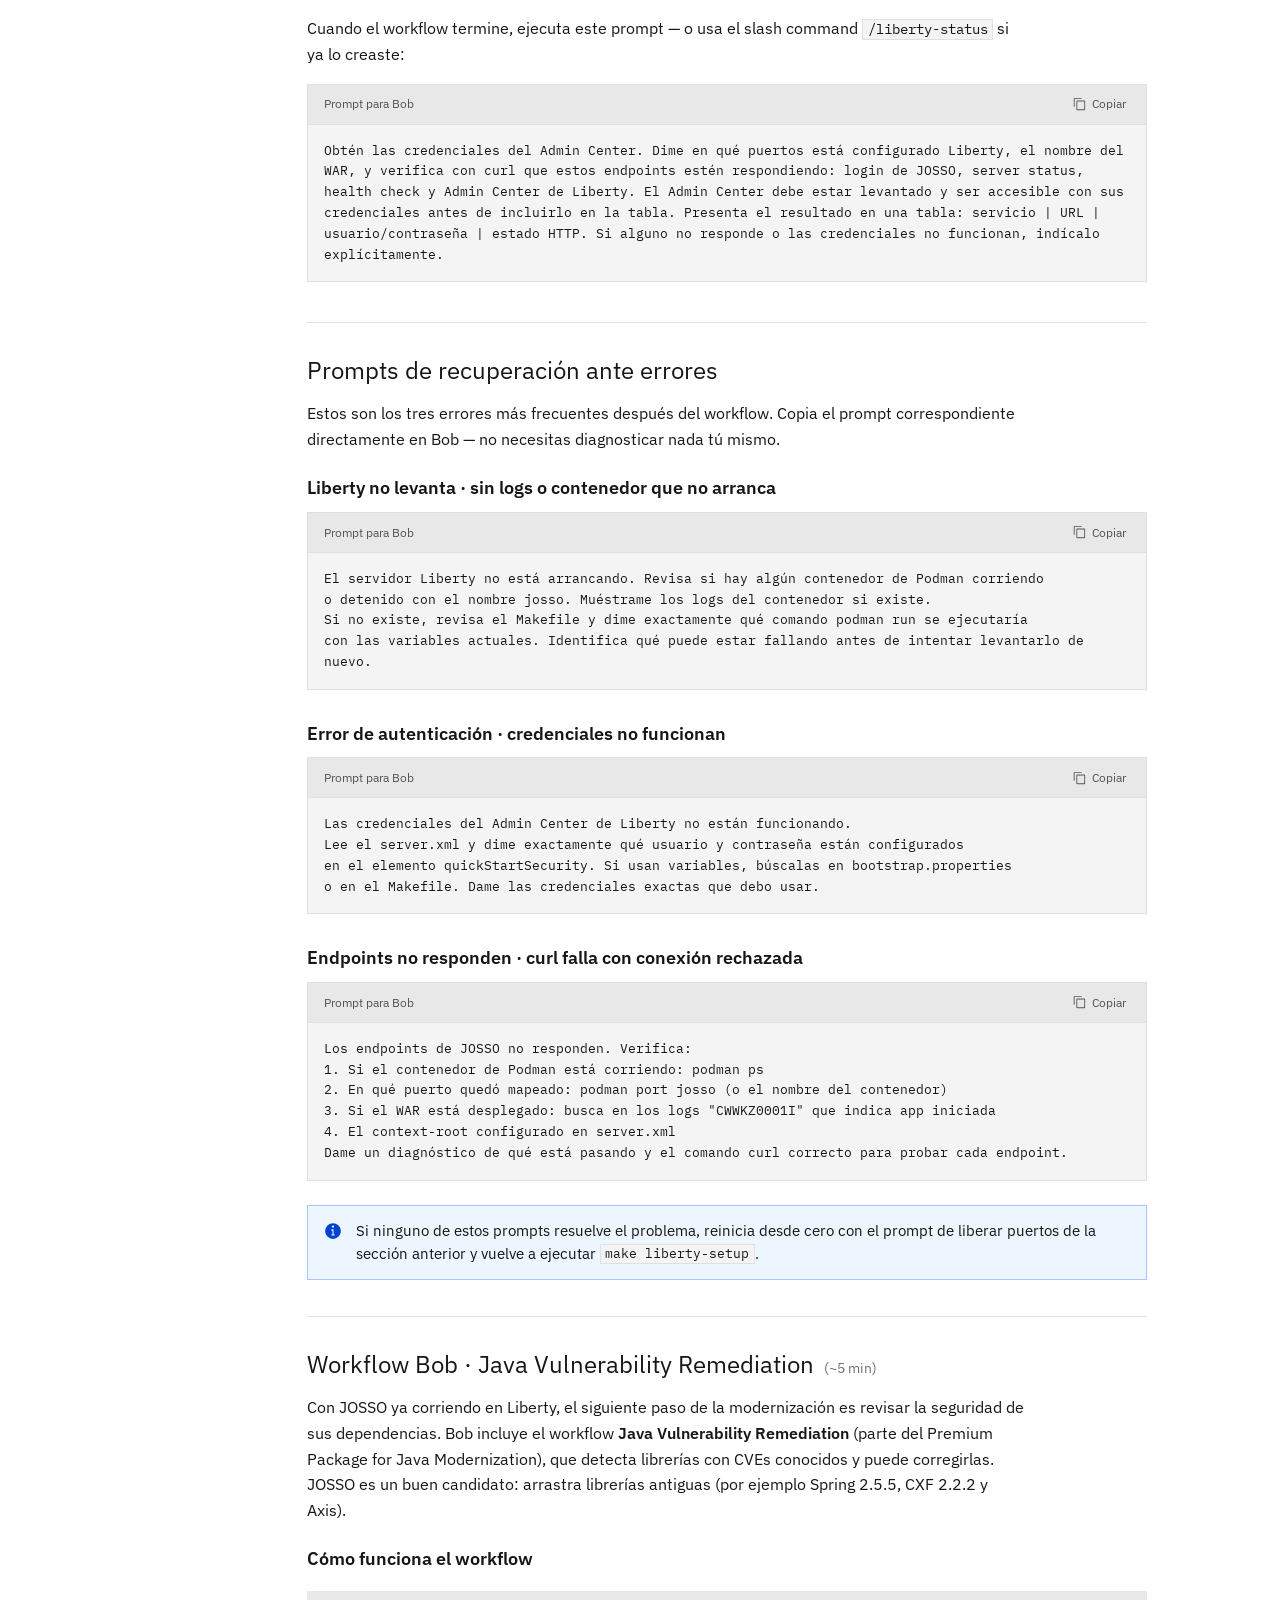
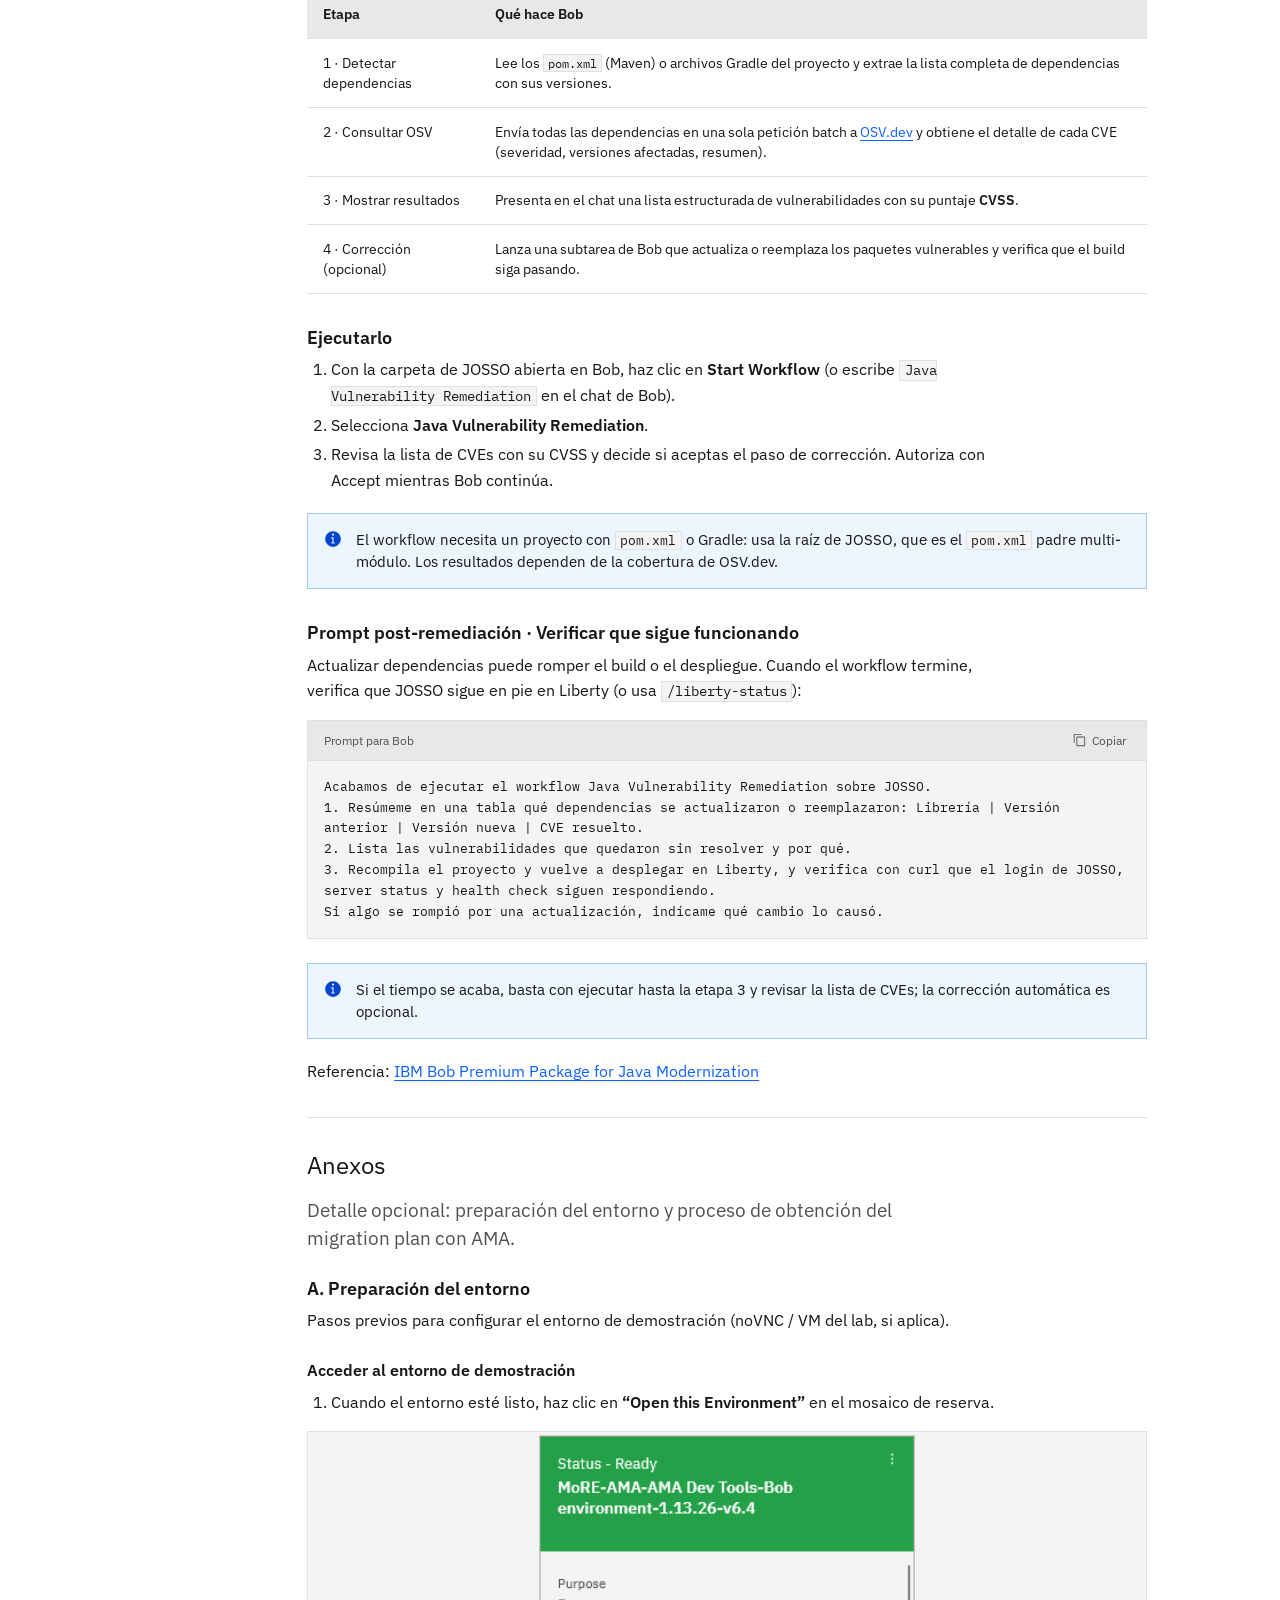
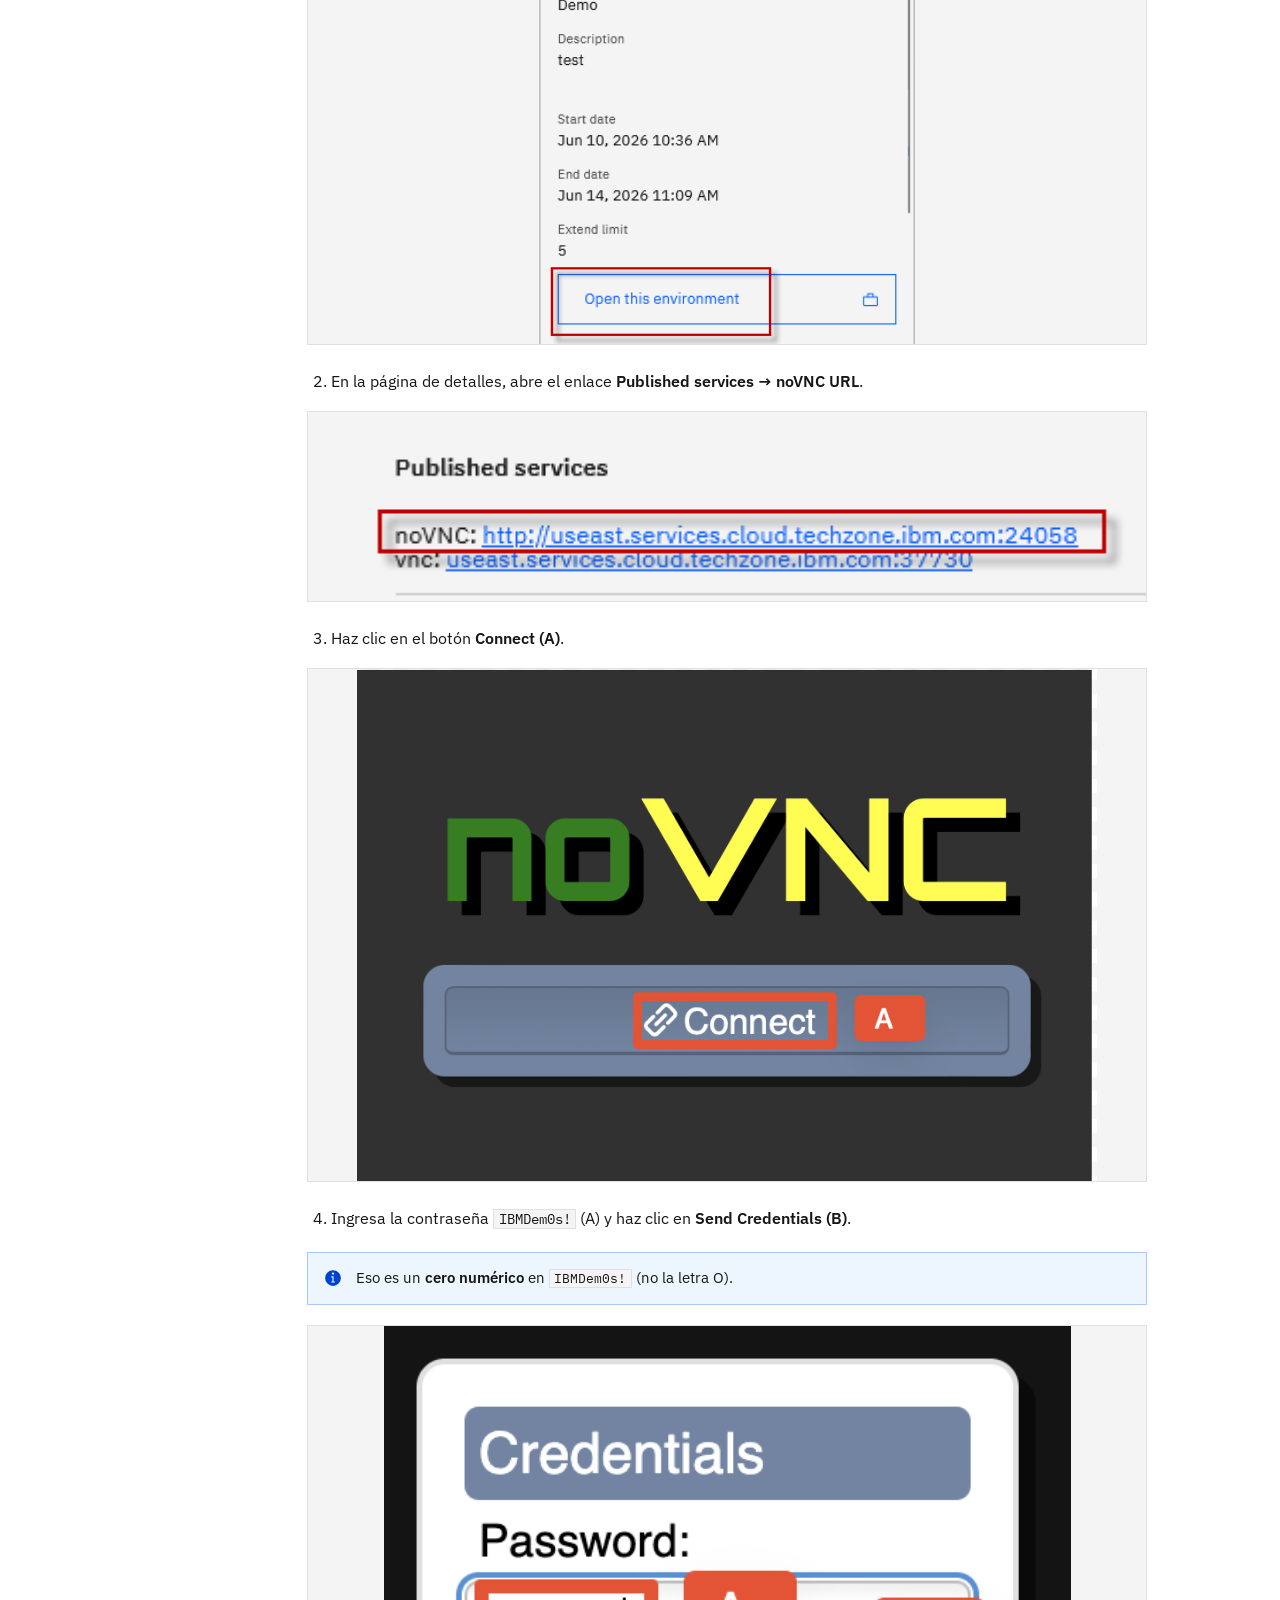
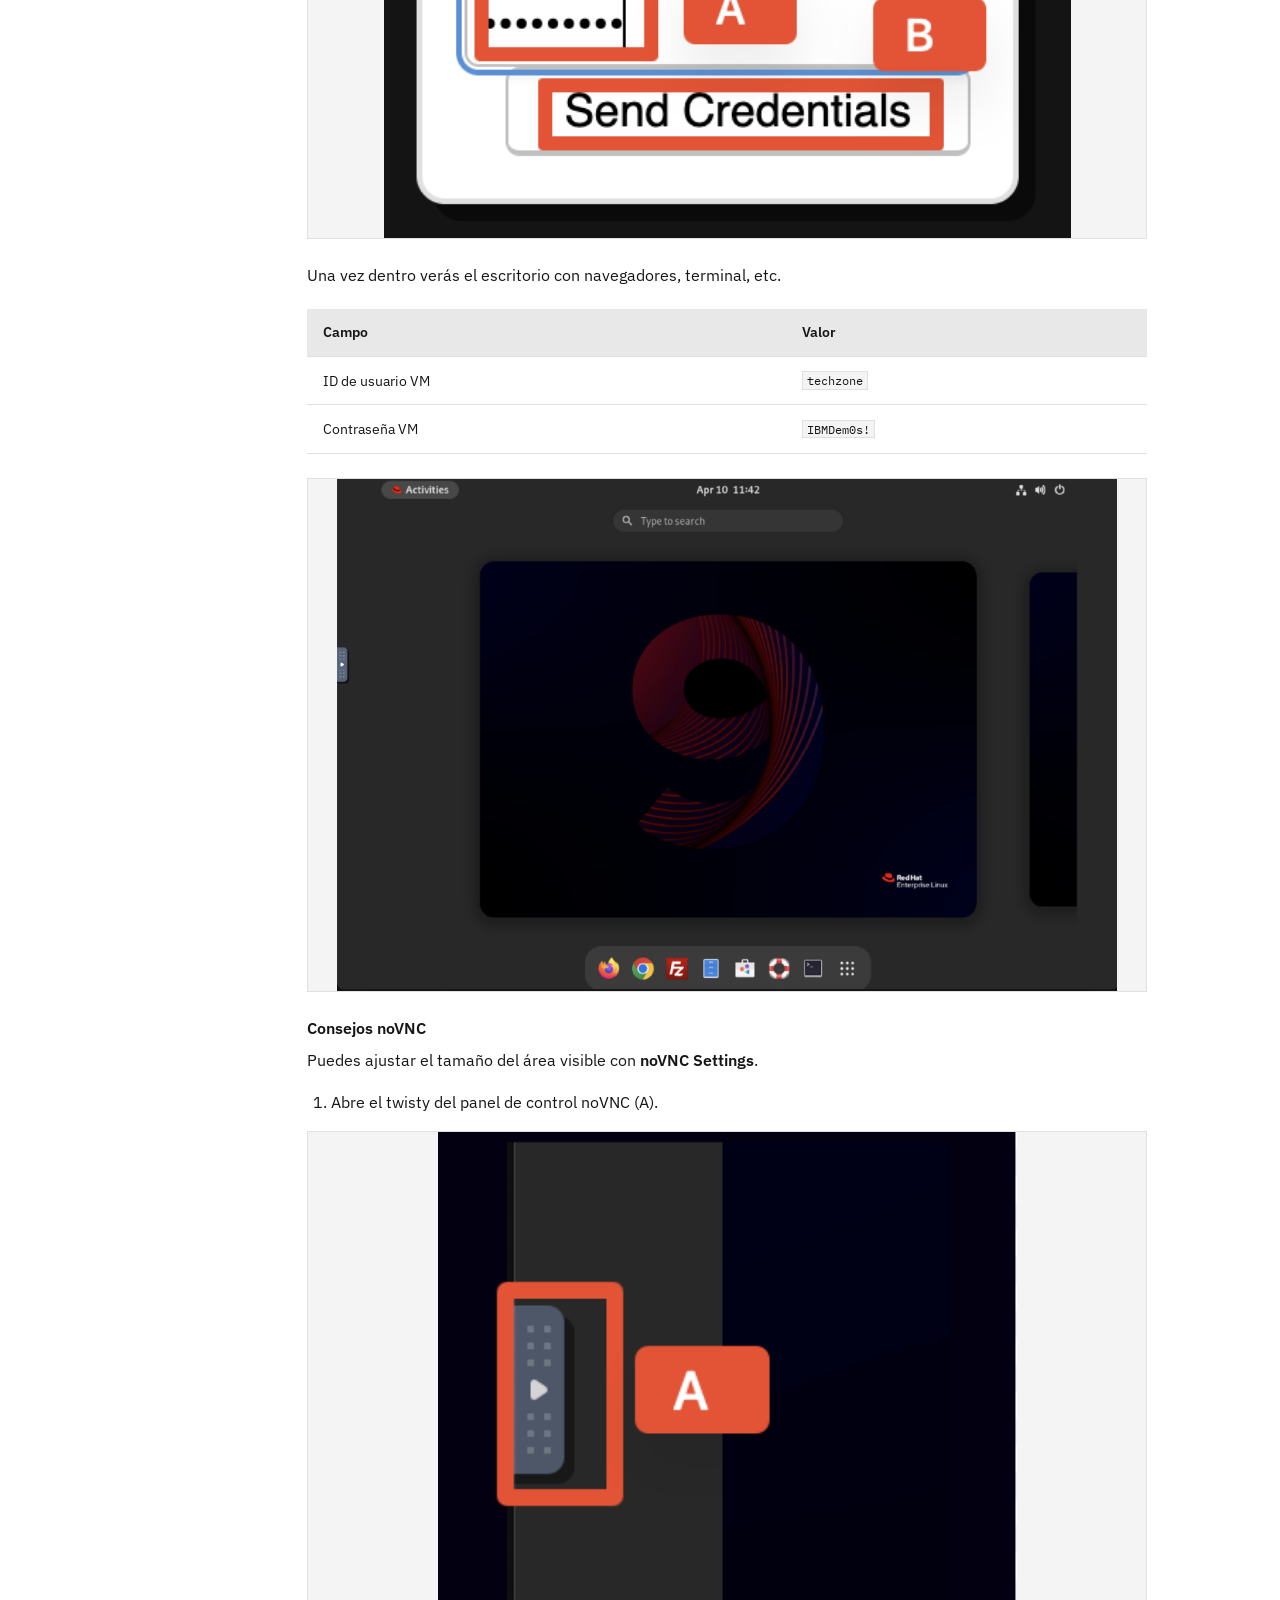
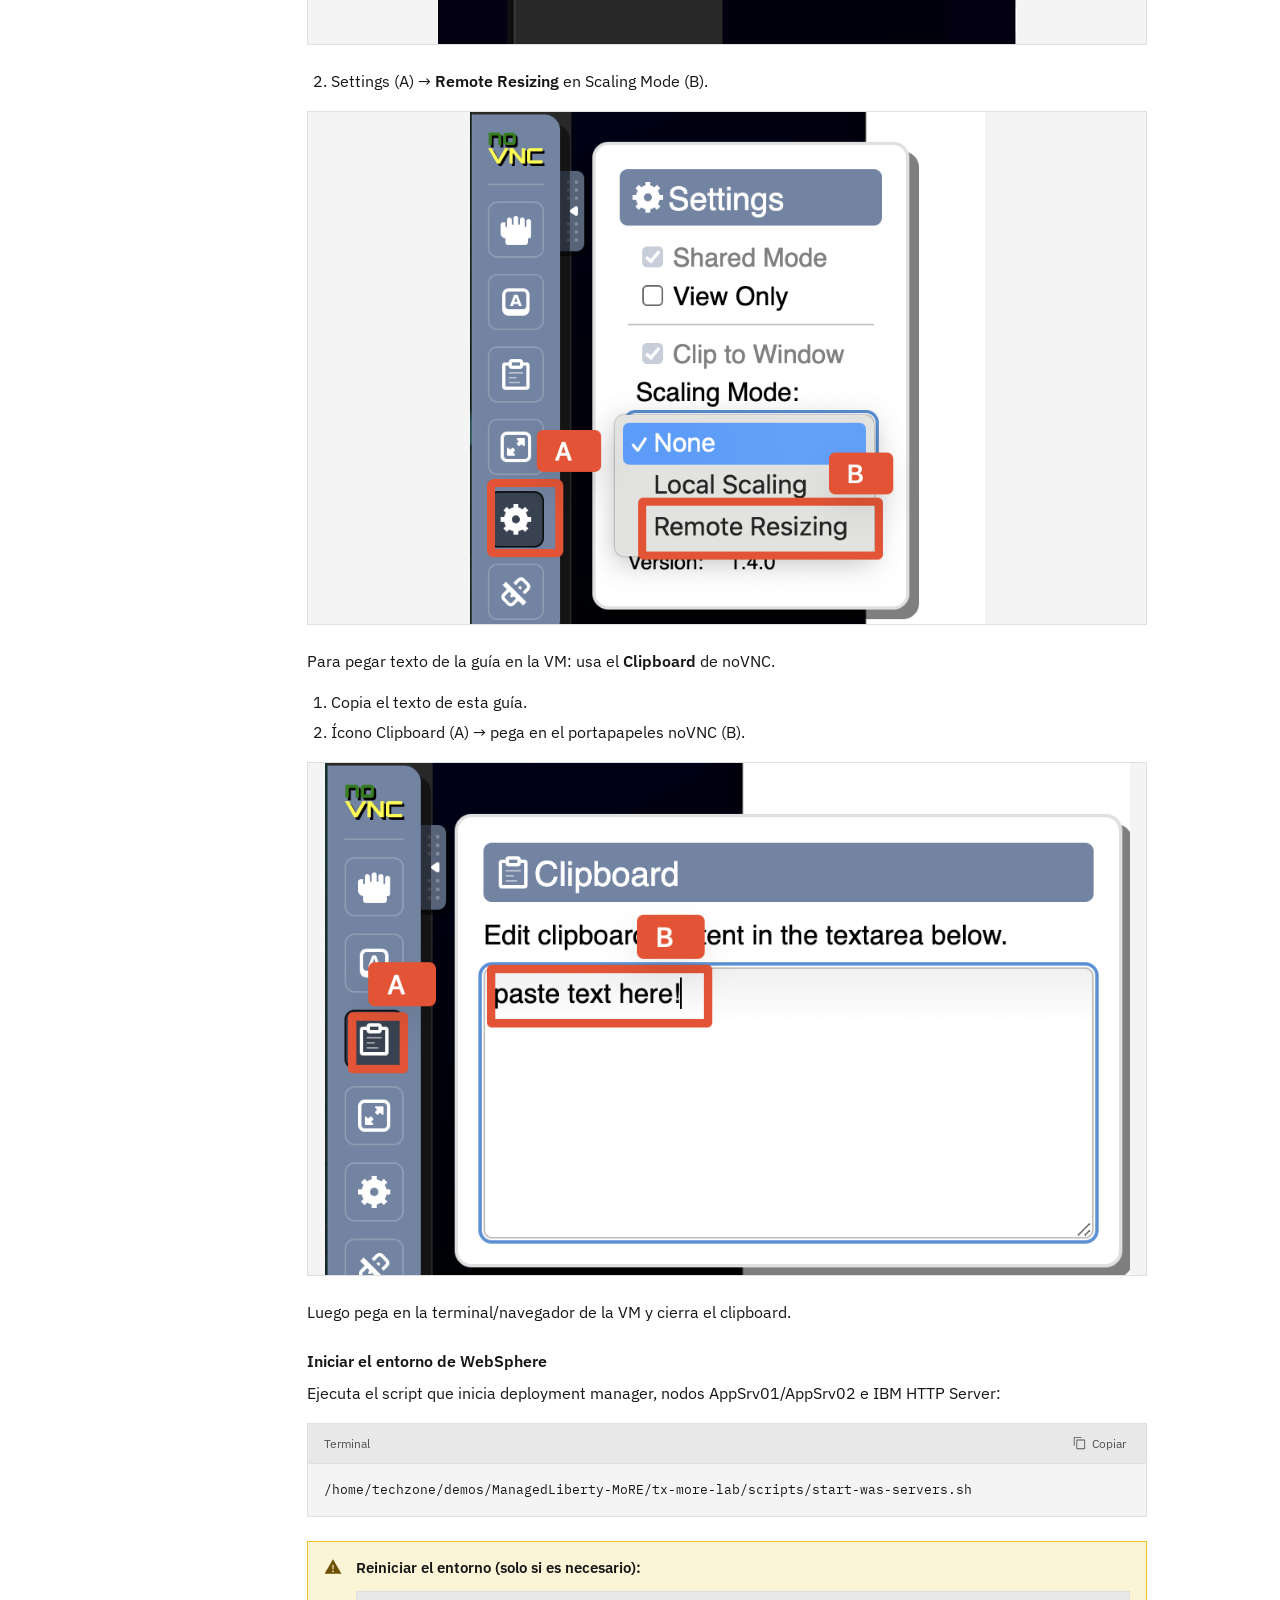
<file: lab2.html>
<!DOCTYPE html>
<html lang="es">
<head>
  <meta charset="UTF-8" />
  <meta name="viewport" content="width=device-width, initial-scale=1" />
  <title>Lab 2 · Migración de Plataforma · IBM Bob Bootcamp</title>
  <script>
    (function () {
      var p = "system";
      try { p = localStorage.getItem("bob-theme") || "system"; } catch (e) {}
      var dark = window.matchMedia && window.matchMedia("(prefers-color-scheme: dark)").matches;
      document.documentElement.dataset.theme = p === "system" ? (dark ? "dark" : "light") : p;
    })();
  </script>
  <meta name="color-scheme" content="light dark" />
  <link rel="stylesheet" href="styles.css" />
  <link rel="preconnect" href="https://fonts.googleapis.com" />
  <link rel="preconnect" href="https://fonts.gstatic.com" crossorigin />
  <link href="https://fonts.googleapis.com/css2?family=IBM+Plex+Sans:wght@300;400;500;600&family=IBM+Plex+Mono:wght@400;500&display=swap" rel="stylesheet" />
  <script src="site.js" defer></script>
</head>
<body>
  <div class="layout">
    <aside class="sidenav">
      <a class="brand" href="index.html">IBM Bob<span>Bootcamp · Modernización</span></a>
      <nav aria-label="Principal">
        <a href="index.html">Inicio</a>
        <a href="lab1.html">Lab 1 · Documentación</a>
        <a class="active" href="lab2.html">Lab 2 · Migración</a>
        <a href="lab3.html">Lab 3 · Unit Testing</a>
        <a href="lab4.html">Lab 4 · Contenerización</a>
        <a href="index.html#descargas">Descargas</a>
      </nav>
    </aside>
    <main class="wrap lab-content">
      <div class="eyebrow">Laboratorio 2 · 40 min</div>
      <h1>Migración WebLogic → Liberty</h1>
      <div class="meta">
        <span class="pill">WebLogic → Liberty</span>
        <span class="pill teal">Bob · Java Modernization</span>
        <span class="pill">JOSSO Gateway</span>
        <span class="pill teal">Vulnerability Remediation</span>
      </div>
      <div class="actions">
        <a class="btn btn-primary" href="downloads/lab1-2-migracion.zip" download>Descargar Labs 1 &amp; 2 (ZIP)</a>
      </div>

      <div class="card">
        <h2>Descripción de la app</h2>
        <p>
          <strong>JOSSO Gateway</strong> es un servidor de Single Sign-On que permite a los usuarios autenticarse
          una sola vez y acceder a múltiples aplicaciones sin volver a ingresar sus credenciales.
          Es el mismo proyecto que documentaste en el <a href="lab1.html">Lab 1</a>.
          Incluye un panel de administración para monitorear en tiempo real el estado del servidor,
          la salud de los componentes y las librerías cargadas. Está diseñado para correr en
          <strong>WebLogic con Java 8</strong> y se gestiona desde línea de comandos con Podman y Make.
        </p>
      </div>

      <div class="card">
        <h2>Objetivo del laboratorio</h2>
        <p>
          Migrar JOSSO Gateway de <strong>WebLogic 12.2.1.4</strong> a <strong>WAS Liberty</strong>
          sin cambiar la lógica de negocio: adaptar configuración del servidor, contenedor y puntos
          donde el código asume WebLogic.
        </p>
        <p>
          El workflow de <strong>Java Modernization</strong> de Bob guía paso a paso el proceso de mover
          una aplicación Java de un servidor legacy a Liberty.
        </p>
      </div>

      <div class="card">
        <h2>Exploración de la app inicial</h2>
        <div class="prewrap"><pre>git clone -b v4 https://github.com/Claudia-Fernanda-Rejas-Ruiz/JOSSO-weblogic-bob.git JOSSO-weblogic-bob-v4-FRESH</pre></div>

        <h3>URLs WebLogic (origen)</h3>
        <table>
          <thead><tr><th>Servicio</th><th>URL</th><th>Usuario</th><th>Contraseña</th></tr></thead>
          <tbody>
            <tr>
              <td>JOSSO Login</td>
              <td><code>http://localhost:7001/josso-gateway-web/signon/login.do</code></td>
              <td><code>bob</code> / <code>alice</code></td>
              <td><code>bobpwd</code> / <code>alicepwd</code></td>
            </tr>
            <tr>
              <td>Server Status</td>
              <td><code>http://localhost:7001/josso-gateway-web/admin/server-status.jsp</code></td>
              <td><code>bob</code> / <code>alice</code></td>
              <td><code>bobpwd</code> / <code>alicepwd</code></td>
            </tr>
            <tr>
              <td>Health Check</td>
              <td><code>http://localhost:7001/josso-gateway-web/admin/health.jsp</code></td>
              <td><code>bob</code> / <code>alice</code></td>
              <td><code>bobpwd</code> / <code>alicepwd</code></td>
            </tr>
            <tr>
              <td>WLS Admin Console</td>
              <td><code>https://localhost:9002/console/login/LoginForm.jsp</code></td>
              <td><code>weblogic</code></td>
              <td><code>welcome1</code></td>
            </tr>
          </tbody>
        </table>

        <h3>URLs Liberty (objetivo tras la migración)</h3>
        <table>
          <thead><tr><th>Servicio</th><th>URL</th><th>Usuario</th><th>Contraseña</th></tr></thead>
          <tbody>
            <tr>
              <td>JOSSO Login</td>
              <td><code>http://localhost:9083/josso-gateway-web.war/signon/login.do</code></td>
              <td><code>bob</code></td>
              <td><code>bobpwd</code></td>
            </tr>
            <tr>
              <td>Health Check</td>
              <td><code>http://localhost:9083/josso-gateway-web.war/admin/health.jsp</code></td>
              <td>—</td>
              <td>—</td>
            </tr>
            <tr>
              <td>Server Status</td>
              <td><code>http://localhost:9083/josso-gateway-web.war/admin/server-status.jsp</code></td>
              <td>—</td>
              <td>—</td>
            </tr>
            <tr>
              <td>Librerías cargadas</td>
              <td><code>http://localhost:9083/josso-gateway-web.war/admin/libraries.jsp</code></td>
              <td>—</td>
              <td>—</td>
            </tr>
            <tr>
              <td>Admin Center (UI principal)</td>
              <td><code>https://localhost:9444/adminCenter/</code></td>
              <td>—</td>
              <td>—</td>
            </tr>
          </tbody>
        </table>
      </div>

      <div class="card">
        <h2>Levantar la app en WebLogic <span class="t-hint">(opcional)</span></h2>
        <p>
          Antes de migrar, puedes explorar JOSSO corriendo en WebLogic para ver cómo se ve
          la aplicación original. Esto es opcional — si ya tienes WebLogic configurado con el proyecto clonado,
          ejecuta este prompt en Bob en modo <strong>Agent</strong>:
        </p>
        <div class="prewrap"><pre>Quiero levantar la aplicación JOSSO Gateway en WebLogic para explorarla antes de migrar.
Revisa el proyecto y dime:
1. Qué comando o script debo ejecutar para compilar y desplegar el WAR en WebLogic
2. Cómo verificar que WebLogic está corriendo (puerto 7001)
3. Las URLs y credenciales para acceder a JOSSO Login, Server Status, Health Check y la consola de administración de WebLogic
Una vez que todo esté levantado, confirma con curl que los endpoints responden y muéstrame la tabla de acceso.</pre></div>
        <div class="note">
          Este paso requiere tener WebLogic instalado y configurado localmente o en la VM del entorno de demo.
          Si no tienes WebLogic disponible, pasa directamente al siguiente paso.
        </div>
      </div>

      <div class="card">
        <h2>Migration plan y Bob</h2>
        <p><strong>View migration plan</strong> → descargar:</p>
        <figure class="shot"><img src="assets/lab2/image25.png" alt="View migration plan" loading="lazy" /></figure>
        <figure class="shot"><img src="assets/lab2/image26.png" alt="Abrir plan en Bob" loading="lazy" /></figure>
        <div class="note">
          Para ver el proceso de obtención del plan con AMA (entorno, discovery y replatform), revisa el
          <a href="#anexos"><strong>Anexo</strong></a> al final de este laboratorio.
        </div>
        <p>Referencia: <a href="https://heidloff.net/article/bob-java-application-modernization/" target="_blank" rel="noreferrer">heidloff.net — Bob Java application modernization</a></p>
      </div>

      <div class="card">
        <h2>Prompt previo al workflow · Liberar puertos</h2>
        <p>Antes de iniciar el workflow, ejecuta este prompt en Bob para asegurarte de que los puertos estén libres:</p>
        <div class="prewrap"><pre>Antes de iniciar el workflow de Liberty Modernization, verifica si los puertos 9083 y 9444 están ocupados. Si hay algún proceso Java, contenedor de Podman o cualquier otra cosa usando esos puertos, mátalos y libéralos. También verifica si hay algún servidor Liberty corriendo localmente y detenlo. Confirma que ambos puertos están libres antes de continuar.</pre></div>
      </div>

      <div class="card">
        <h2>Slash command · <code>/liberty-status</code></h2>
        <p>
          Crea este slash command <strong>una sola vez</strong> antes de iniciar el workflow.
          Después de que Bob termine la migración, lo usarás para verificar el estado de Liberty
          en un solo paso, sin tener que dictar múltiples prompts.
        </p>
        <p>Ejecuta este prompt en Bob en modo <strong>Agent</strong>:</p>
        <div class="prewrap"><pre>Crea el archivo .bob/commands/liberty-status.md con el siguiente contenido exacto:

Lee el archivo gateway/src/main/liberty/config/server.xml y el Makefile para obtener
los puertos HTTP y HTTPS configurados, el nombre del WAR y las credenciales del Admin Center.
Luego verifica con curl que los siguientes endpoints estén respondiendo:
- JOSSO Login
- Server Status
- Health Check
- Admin Center de Liberty

Presenta el resultado en una tabla con columnas: Servicio | URL | Usuario/Contraseña | Estado HTTP.
Si algún endpoint no responde o las credenciales no funcionan, indícalo explícitamente en la tabla.</pre></div>
        <div class="note">
          Una vez creado, solo escribe <code>/liberty-status</code> en el chat de Bob después del workflow
          y obtendrás la tabla completa de estado de la aplicación.
        </div>
      </div>

      <div class="card">
        <h2>Slash command · <code>/liberty-clean</code></h2>
        <p>
          Crea este slash command <strong>una sola vez</strong> antes de iniciar el workflow.
          Después de la migración lo usarás para limpiar librerías incompatibles con Liberty
          que quedaron del entorno WebLogic.
        </p>
        <p>Ejecuta este prompt en Bob en modo <strong>Agent</strong>:</p>
        <div class="prewrap"><pre>Crea el archivo .bob/commands/liberty-clean.md con el siguiente contenido exacto:

Analiza el proyecto JOSSO y detecta librerías que son específicas de WebLogic
o que no son compatibles con WAS Liberty. Busca en:
- El Makefile y Containerfile: rutas de copia de JARs
- gateway/src/main/liberty/lib/: JARs incluidos manualmente
- pom.xml: dependencias con scope provided o que referencien WebLogic

Para cada librería incompatible encontrada:
1. Identifica su nombre y por qué no es compatible con Liberty
2. Indica si Liberty ya incluye un equivalente nativo
3. Propón si debe eliminarse, reemplazarse o mantenerse con justificación

Muestra el resultado en una tabla: Librería | Origen | Problema | Acción recomendada.
No elimines ningún archivo todavía — solo el análisis y las recomendaciones.</pre></div>
        <div class="note">
          Una vez creado, escribe <code>/liberty-clean</code> en Bob después del workflow para obtener
          el análisis completo. Bob no eliminará nada hasta que tú lo confirmes.
        </div>
      </div>

      <div class="card">
        <h2>Workflow Bob · Liberty Replatforming</h2>
        <p>En Bob: <strong>Java Modernization</strong> → <strong>Liberty Replatforming</strong>.</p>
        <figure class="shot"><img src="assets/lab2/image27.png" alt="Liberty Replatforming en Bob" loading="lazy" /></figure>
        <p>
          En Path a AMA usa tu <code>war_migrationPath.zip</code>: entra a la carpeta descargada,
          selecciona todos los archivos, genera un ZIP y súbelo al workflow.
        </p>
        <figure class="shot"><img src="assets/lab2/image24.png" alt="ZIP migration path" loading="lazy" /></figure>
        <p>A partir de aquí autoriza los pasos con Accept mientras Bob continúa.</p>
        <p>
          Al final Bob reporta coins, archivos modificados, diagrama del replatform,
          cambios exitosos y pendientes.
        </p>
        <figure class="shot"><img src="assets/lab2/image14.png" alt="Resumen workflow Bob" loading="lazy" /></figure>
      </div>

      <div class="card">
        <h2>Qué modificó el workflow</h2>
        <p>
          Antes de verificar que Liberty levanta, conviene entender qué cambió Bob.
          Estos son los archivos clave que el workflow modifica:
        </p>
        <table>
          <thead><tr><th>Archivo</th><th>Qué configuró Bob</th></tr></thead>
          <tbody>
            <tr>
              <td><code>gateway/src/main/liberty/config/server.xml</code></td>
              <td>Features de Liberty, puertos HTTP/HTTPS, configuración de la aplicación WAR y credenciales del Admin Center</td>
            </tr>
            <tr>
              <td><code>Containerfile</code></td>
              <td>Imagen base Liberty, rutas de copia del WAR y librerías al contenedor</td>
            </tr>
            <tr>
              <td><code>Makefile</code></td>
              <td>Variables de puertos (<code>LIBERTY_HTTP</code>, <code>LIBERTY_HTTPS</code>), target <code>liberty-setup</code> con el comando <code>podman run</code></td>
            </tr>
            <tr>
              <td><code>gateway/web/target/*.war</code></td>
              <td>WAR compilado listo para desplegar: <code>josso-gateway-web-1.8.12-SNAPSHOT.war</code></td>
            </tr>
          </tbody>
        </table>
        <div class="note">
          Si el workflow terminó sin errores pero Liberty no arranca, el problema suele estar en
          <code>server.xml</code> (features incorrectas) o en el <code>Makefile</code> (puertos ocupados).
          Ve a la sección <strong>Prompts de recuperación</strong> más abajo.
        </div>
      </div>

      <div class="card">
        <h2>Prompt post-migración · Verificar estado final</h2>
        <p>Cuando el workflow termine, ejecuta este prompt — o usa el slash command <code>/liberty-status</code> si ya lo creaste:</p>
        <div class="prewrap"><pre>Obtén las credenciales del Admin Center. Dime en qué puertos está configurado Liberty, el nombre del WAR, y verifica con curl que estos endpoints estén respondiendo: login de JOSSO, server status, health check y Admin Center de Liberty. El Admin Center debe estar levantado y ser accesible con sus credenciales antes de incluirlo en la tabla. Presenta el resultado en una tabla: servicio | URL | usuario/contraseña | estado HTTP. Si alguno no responde o las credenciales no funcionan, indícalo explícitamente.</pre></div>
      </div>

      <div class="card">
        <h2>Prompts de recuperación ante errores</h2>
        <p>
          Estos son los tres errores más frecuentes después del workflow. Copia el prompt correspondiente
          directamente en Bob — no necesitas diagnosticar nada tú mismo.
        </p>

        <h3>Liberty no levanta · sin logs o contenedor que no arranca</h3>
        <div class="prewrap"><pre>El servidor Liberty no está arrancando. Revisa si hay algún contenedor de Podman corriendo
o detenido con el nombre josso. Muéstrame los logs del contenedor si existe.
Si no existe, revisa el Makefile y dime exactamente qué comando podman run se ejecutaría
con las variables actuales. Identifica qué puede estar fallando antes de intentar levantarlo de nuevo.</pre></div>

        <h3>Error de autenticación · credenciales no funcionan</h3>
        <div class="prewrap"><pre>Las credenciales del Admin Center de Liberty no están funcionando.
Lee el server.xml y dime exactamente qué usuario y contraseña están configurados
en el elemento quickStartSecurity. Si usan variables, búscalas en bootstrap.properties
o en el Makefile. Dame las credenciales exactas que debo usar.</pre></div>

        <h3>Endpoints no responden · curl falla con conexión rechazada</h3>
        <div class="prewrap"><pre>Los endpoints de JOSSO no responden. Verifica:
1. Si el contenedor de Podman está corriendo: podman ps
2. En qué puerto quedó mapeado: podman port josso (o el nombre del contenedor)
3. Si el WAR está desplegado: busca en los logs "CWWKZ0001I" que indica app iniciada
4. El context-root configurado en server.xml
Dame un diagnóstico de qué está pasando y el comando curl correcto para probar cada endpoint.</pre></div>

        <div class="note">
          Si ninguno de estos prompts resuelve el problema, reinicia desde cero con el prompt
          de liberar puertos de la sección anterior y vuelve a ejecutar <code>make liberty-setup</code>.
        </div>
      </div>

      <div class="card" id="vulnerabilidades">
        <h2>Workflow Bob · Java Vulnerability Remediation <span class="t-hint">(~5 min)</span></h2>
        <p>
          Con JOSSO ya corriendo en Liberty, el siguiente paso de la modernización es revisar la seguridad
          de sus dependencias. Bob incluye el workflow <strong>Java Vulnerability Remediation</strong>
          (parte del Premium Package for Java Modernization), que detecta librerías con CVEs conocidos
          y puede corregirlas. JOSSO es un buen candidato: arrastra librerías antiguas
          (por ejemplo Spring 2.5.5, CXF 2.2.2 y Axis).
        </p>
        <h3>Cómo funciona el workflow</h3>
        <table>
          <thead><tr><th>Etapa</th><th>Qué hace Bob</th></tr></thead>
          <tbody>
            <tr><td>1 · Detectar dependencias</td><td>Lee los <code>pom.xml</code> (Maven) o archivos Gradle del proyecto y extrae la lista completa de dependencias con sus versiones.</td></tr>
            <tr><td>2 · Consultar OSV</td><td>Envía todas las dependencias en una sola petición batch a <a href="https://osv.dev" target="_blank" rel="noreferrer">OSV.dev</a> y obtiene el detalle de cada CVE (severidad, versiones afectadas, resumen).</td></tr>
            <tr><td>3 · Mostrar resultados</td><td>Presenta en el chat una lista estructurada de vulnerabilidades con su puntaje <strong>CVSS</strong>.</td></tr>
            <tr><td>4 · Corrección (opcional)</td><td>Lanza una subtarea de Bob que actualiza o reemplaza los paquetes vulnerables y verifica que el build siga pasando.</td></tr>
          </tbody>
        </table>

        <h3>Ejecutarlo</h3>
        <ol>
          <li>Con la carpeta de JOSSO abierta en Bob, haz clic en <strong>Start Workflow</strong> (o escribe <code>Java Vulnerability Remediation</code> en el chat de Bob).</li>
          <li>Selecciona <strong>Java Vulnerability Remediation</strong>.</li>
          <li>Revisa la lista de CVEs con su CVSS y decide si aceptas el paso de corrección. Autoriza con Accept mientras Bob continúa.</li>
        </ol>
        <div class="note">
          El workflow necesita un proyecto con <code>pom.xml</code> o Gradle: usa la raíz de JOSSO, que es el
          <code>pom.xml</code> padre multi-módulo. Los resultados dependen de la cobertura de OSV.dev.
        </div>

        <h3>Prompt post-remediación · Verificar que sigue funcionando</h3>
        <p>
          Actualizar dependencias puede romper el build o el despliegue. Cuando el workflow termine,
          verifica que JOSSO sigue en pie en Liberty (o usa <code>/liberty-status</code>):
        </p>
        <div class="prewrap"><pre>Acabamos de ejecutar el workflow Java Vulnerability Remediation sobre JOSSO.
1. Resúmeme en una tabla qué dependencias se actualizaron o reemplazaron: Librería | Versión anterior | Versión nueva | CVE resuelto.
2. Lista las vulnerabilidades que quedaron sin resolver y por qué.
3. Recompila el proyecto y vuelve a desplegar en Liberty, y verifica con curl que el login de JOSSO, server status y health check siguen respondiendo.
Si algo se rompió por una actualización, indícame qué cambio lo causó.</pre></div>
        <div class="note">
          Si el tiempo se acaba, basta con ejecutar hasta la etapa 3 y revisar la lista de CVEs;
          la corrección automática es opcional.
        </div>
        <p>Referencia: <a href="https://github.com/IBM/ibm-bob-java" target="_blank" rel="noreferrer">IBM Bob Premium Package for Java Modernization</a></p>
      </div>

      <!-- ================= ANEXOS ================= -->
      <div class="card" id="anexos">
        <h2>Anexos</h2>
        <p class="lede">
          Detalle opcional: preparación del entorno y proceso de obtención del migration plan con AMA.
        </p>

        <h3>A. Preparación del entorno</h3>
        <p>Pasos previos para configurar el entorno de demostración (noVNC / VM del lab, si aplica).</p>

        <h4>Acceder al entorno de demostración</h4>
        <ol>
          <li>Cuando el entorno esté listo, haz clic en <strong>“Open this Environment”</strong> en el mosaico de reserva.</li>
        </ol>
        <figure class="shot"><img src="assets/lab2/image7.png" alt="Open this Environment" loading="lazy" /></figure>
        <ol start="2">
          <li>En la página de detalles, abre el enlace <strong>Published services → noVNC URL</strong>.</li>
        </ol>
        <figure class="shot"><img src="assets/lab2/image5.png" alt="noVNC URL" loading="lazy" /></figure>
        <ol start="3">
          <li>Haz clic en el botón <strong>Connect (A)</strong>.</li>
        </ol>
        <figure class="shot"><img src="assets/lab2/image1.png" alt="Connect" loading="lazy" /></figure>
        <ol start="4">
          <li>Ingresa la contraseña <code>IBMDem0s!</code> (A) y haz clic en <strong>Send Credentials (B)</strong>.</li>
        </ol>
        <div class="note">Eso es un <strong>cero numérico</strong> en <code>IBMDem0s!</code> (no la letra O).</div>
        <figure class="shot"><img src="assets/lab2/image3.png" alt="Send Credentials" loading="lazy" /></figure>
        <p>Una vez dentro verás el escritorio con navegadores, terminal, etc.</p>
        <table>
          <thead><tr><th>Campo</th><th>Valor</th></tr></thead>
          <tbody>
            <tr><td>ID de usuario VM</td><td><code>techzone</code></td></tr>
            <tr><td>Contraseña VM</td><td><code>IBMDem0s!</code></td></tr>
          </tbody>
        </table>
        <figure class="shot"><img src="assets/lab2/image8.png" alt="Escritorio demo" loading="lazy" /></figure>

        <h4>Consejos noVNC</h4>
        <p>Puedes ajustar el tamaño del área visible con <strong>noVNC Settings</strong>.</p>
        <ol>
          <li>Abre el twisty del panel de control noVNC (A).</li>
        </ol>
        <figure class="shot"><img src="assets/lab2/image9.png" alt="noVNC menu" loading="lazy" /></figure>
        <ol start="2">
          <li>Settings (A) → <strong>Remote Resizing</strong> en Scaling Mode (B).</li>
        </ol>
        <figure class="shot"><img src="assets/lab2/image2.png" alt="Remote Resizing" loading="lazy" /></figure>
        <p>Para pegar texto de la guía en la VM: usa el <strong>Clipboard</strong> de noVNC.</p>
        <ol>
          <li>Copia el texto de esta guía.</li>
          <li>Ícono Clipboard (A) → pega en el portapapeles noVNC (B).</li>
        </ol>
        <figure class="shot"><img src="assets/lab2/image4.png" alt="Clipboard noVNC" loading="lazy" /></figure>
        <p>Luego pega en la terminal/navegador de la VM y cierra el clipboard.</p>

        <h4>Iniciar el entorno de WebSphere</h4>
        <p>Ejecuta el script que inicia deployment manager, nodos AppSrv01/AppSrv02 e IBM HTTP Server:</p>
        <div class="prewrap"><pre>/home/techzone/demos/ManagedLiberty-MoRE/tx-more-lab/scripts/start-was-servers.sh</pre></div>

        <div class="note warn">
          <strong>Reiniciar el entorno (solo si es necesario):</strong>
          <div class="prewrap"><pre>/home/techzone/demos/ManagedLiberty-MoRE/tx-more-lab/scripts/reset-lab-environment.sh</pre></div>
        </div>

        <h4>Consola de administración de WebSphere</h4>
        <ol>
          <li>Abre Chrome en la VM.</li>
          <li>Ve a: <code>https://localhost:9043/ibm/console</code></li>
          <li>Credenciales: ID <code>techzone</code> / Password <code>IBMDem0s!</code></li>
        </ol>
        <div class="note">Si aparece popup de autenticación del navegador, ingresa <code>IBMDem0s!</code> y Unlock.</div>
        <figure class="shot"><img src="assets/lab2/image6.png" alt="Consola WebSphere" loading="lazy" /></figure>

        <h4>Iniciar AMA</h4>
        <div class="prewrap"><pre>cd /home/techzone/application-modernization-accelerator-local-4.6.0
./launch.sh</pre></div>
        <p>Selecciona la opción <strong>#5</strong> para INICIAR AMA.</p>
        <p>URL en la VM:</p>
        <div class="prewrap"><pre>https://rhel9-base.gym.lan:3001/</pre></div>
        <p>Con esto termina la preparación del entorno.</p>

        <h3>B. Obtención del migration plan con AMA</h3>

        <h4>Clonar el proyecto</h4>
        <p>Abre la Terminal y crea el directorio de trabajo:</p>
        <div class="prewrap"><pre>mkdir -p ~/Student_3
git clone -b v4 https://github.com/Claudia-Fernanda-Rejas-Ruiz/JOSSO-weblogic-bob.git ~/Student_3/JOSSO-weblogic-bob
cd ~/Student_3/JOSSO-weblogic-bob
git checkout v4</pre></div>
        <figure class="shot"><img src="assets/lab2/image12.png" alt="Clone proyecto" loading="lazy" /></figure>

        <h4>Iniciar AMA para el lab</h4>
        <div class="prewrap"><pre>cd ~/application-modernization-accelerator-local-4.6.0/
./launch.sh</pre></div>
        <p>Al inicializar AMA deberías ver pantallas como estas; elige la opción <strong>5</strong> para iniciar:</p>
        <figure class="shot"><img src="assets/lab2/image17.png" alt="AMA init" loading="lazy" /></figure>
        <figure class="shot"><img src="assets/lab2/image18.png" alt="AMA menú opción 5" loading="lazy" /></figure>
        <p>Mensaje esperado con la URL:</p>
        <div class="prewrap"><pre>Application Modernization Accelerator 4.6.0 is available for use at the following URL>
https://rhel9-base.gym.lan:3001</pre></div>
        <figure class="shot"><img src="assets/lab2/image13.png" alt="AMA URL disponible" loading="lazy" /></figure>
        <figure class="shot"><img src="assets/lab2/image10.png" alt="AMA UI" loading="lazy" /></figure>

        <h4>Workspace y Discovery Tool</h4>
        <ol>
          <li>Crea un workspace con el nombre: <code>josso_weblogics</code></li>
        </ol>
        <figure class="shot"><img src="assets/lab2/image21.png" alt="Crear workspace" loading="lazy" /></figure>
        <ol start="2">
          <li><strong>Create/Open discovery tool</strong></li>
        </ol>
        <figure class="shot"><img src="assets/lab2/image19.png" alt="Discovery tool" loading="lazy" /></figure>
        <ol start="3">
          <li>Elige sistema operativo <strong>Linux</strong> → <strong>Download discovery tool</strong></li>
        </ol>
        <figure class="shot"><img src="assets/lab2/image15.png" alt="Download discovery tool" loading="lazy" /></figure>

        <p>En la terminal:</p>
        <div class="prewrap"><pre>mkdir -p ~/Student_3/ama_discovery
cd ~/Student_3/ama_discovery
tar -zxvf ~/Downloads/DiscoveryTool-Linux_josso_weblogics.tgz

cd ~/Student_3/ama_discovery/ama-discovery-4.6.0
./bin/ama-discovery --web-logic-apps-location \
~/Student_3/JOSSO-weblogic-bob/ama-artifacts/</pre></div>
        <p>Acepta la licencia con <strong>1</strong> y elige Java <strong>1.8</strong> con la opción <strong>4</strong>.</p>
        <figure class="shot"><img src="assets/lab2/image16.png" alt="Discovery running" loading="lazy" /></figure>

        <h4>Replatform a Liberty</h4>
        <p>Vuelve a AMA: <code>https://rhel9-base.gym.lan:3001</code> → opciones de replatform → elige <strong>Liberty</strong>.</p>
        <figure class="shot"><img src="assets/lab2/image11.png" alt="Replatform Liberty" loading="lazy" /></figure>
        <p>Discovery State / componente identificado:</p>
        <div class="prewrap"><pre>josso-gateway-web-1.8.12-SNAPSHOT.war</pre></div>
        <figure class="shot"><img src="assets/lab2/image23.png" alt="Discovery State" loading="lazy" /></figure>
        <p>En assessment:</p>
        <figure class="shot"><img src="assets/lab2/image20.png" alt="Assessment" loading="lazy" /></figure>
        <p>En el componente WAR revisa: complejidad, destino Liberty, origen WebLogic, esfuerzo estimado. Luego <strong>Detalles</strong>:</p>
        <figure class="shot"><img src="assets/lab2/image22.png" alt="Detalles migración" loading="lazy" /></figure>
        <p>A continuación: <strong>View migration plan</strong> → descargar (vuelve al flujo principal del laboratorio).</p>
      </div>
    </main>
  </div>
</body>
</html>
</file>
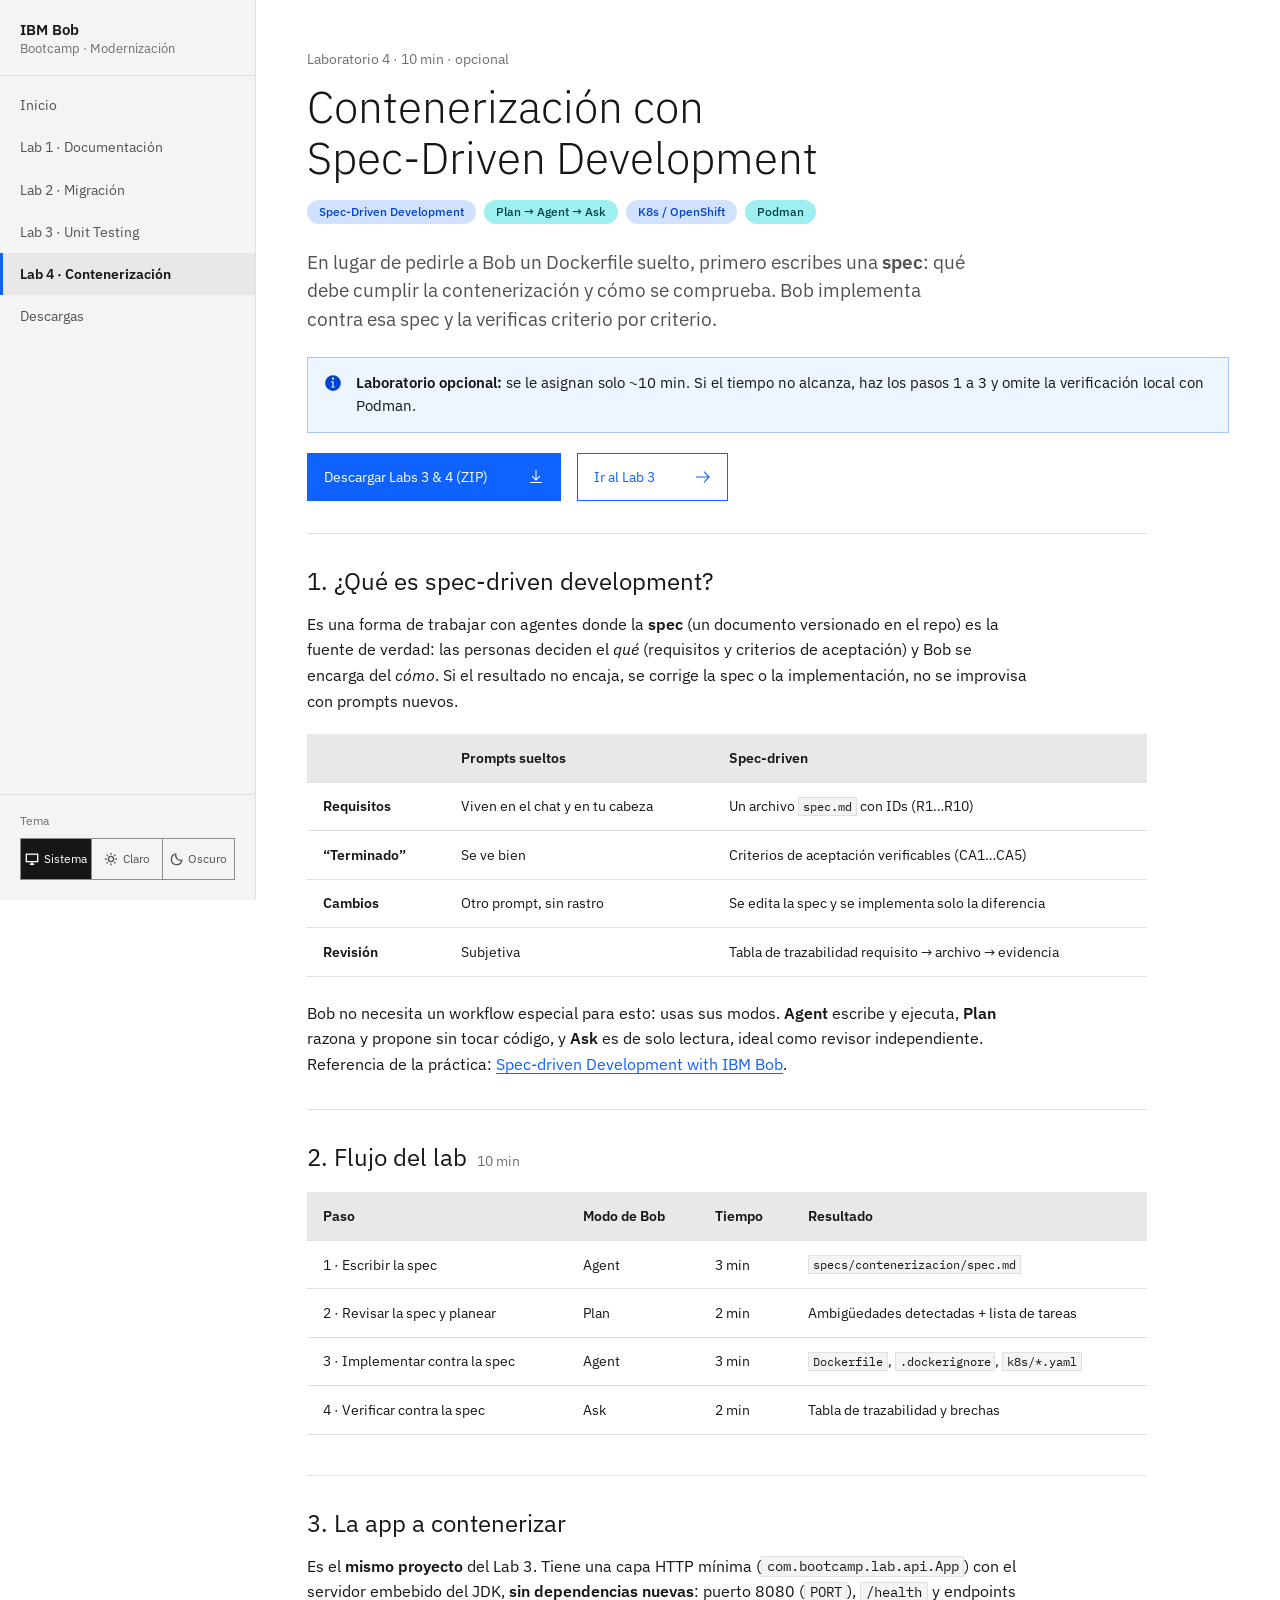
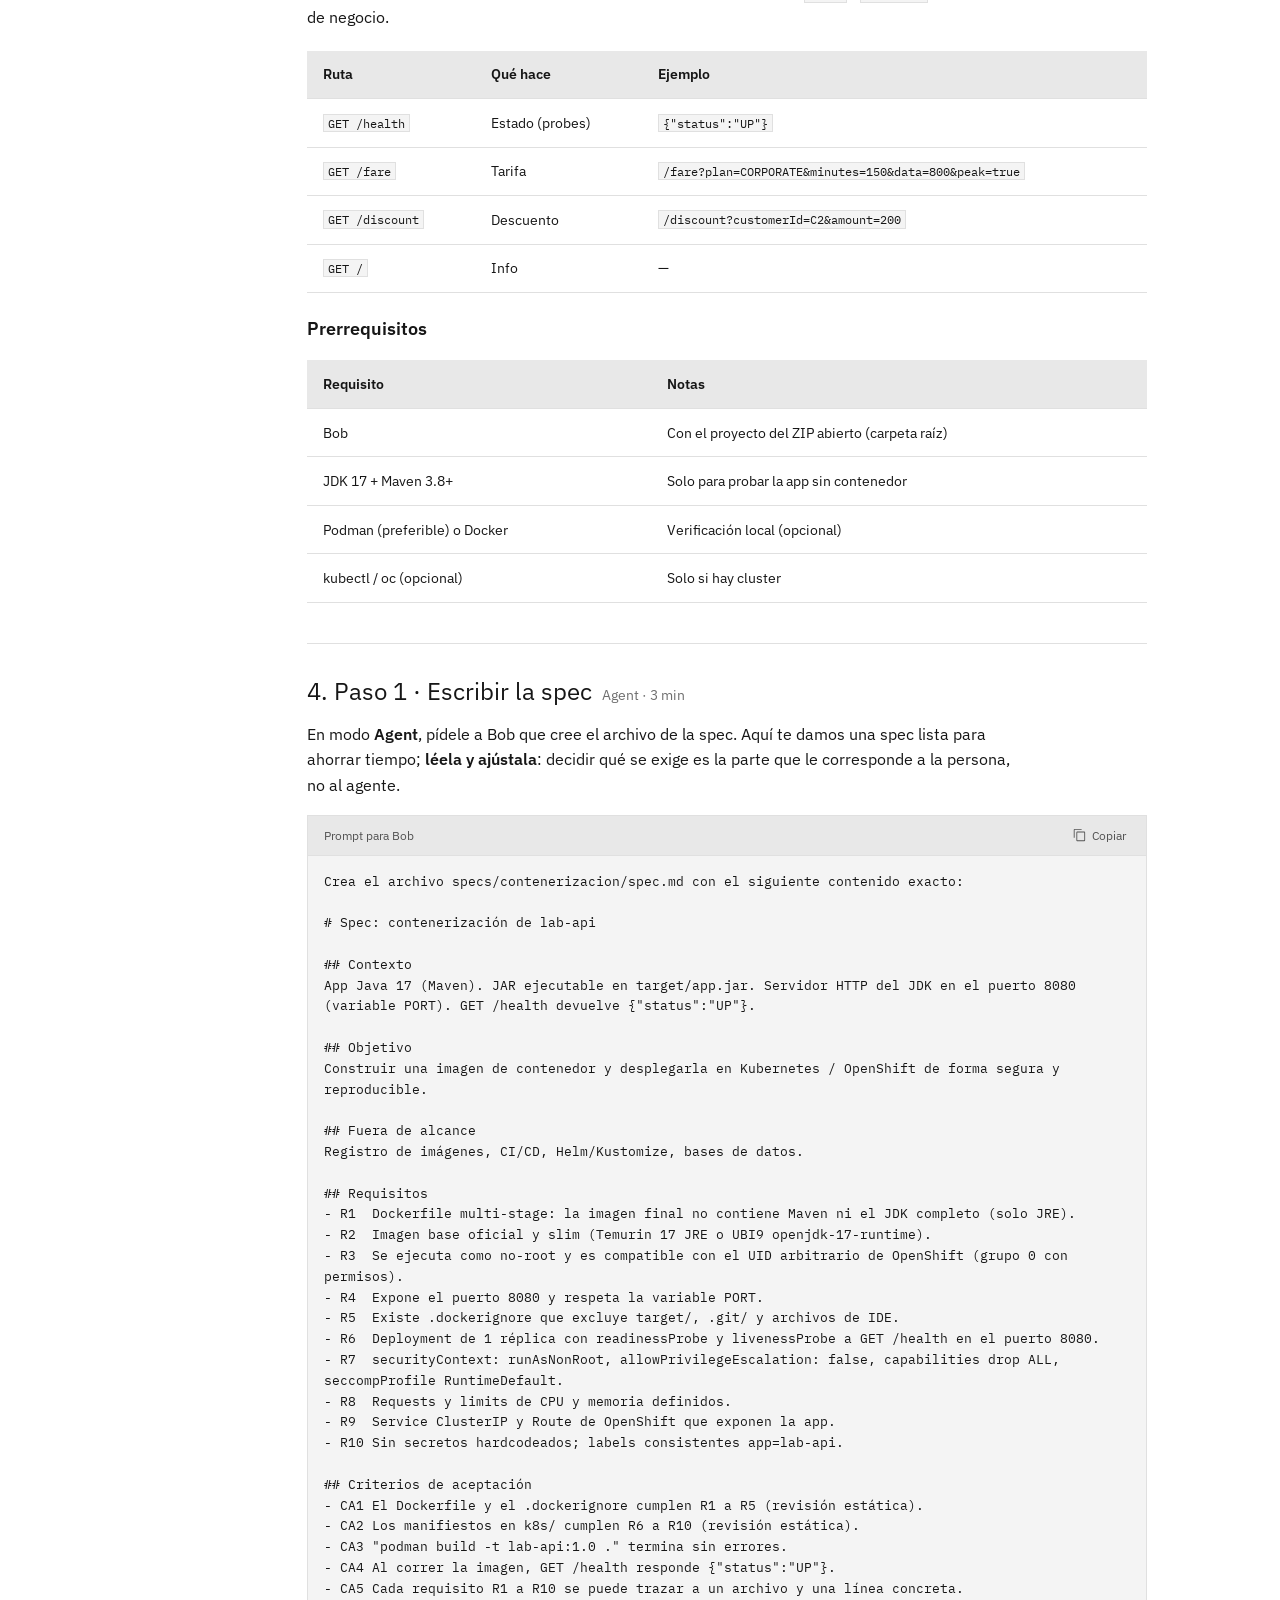
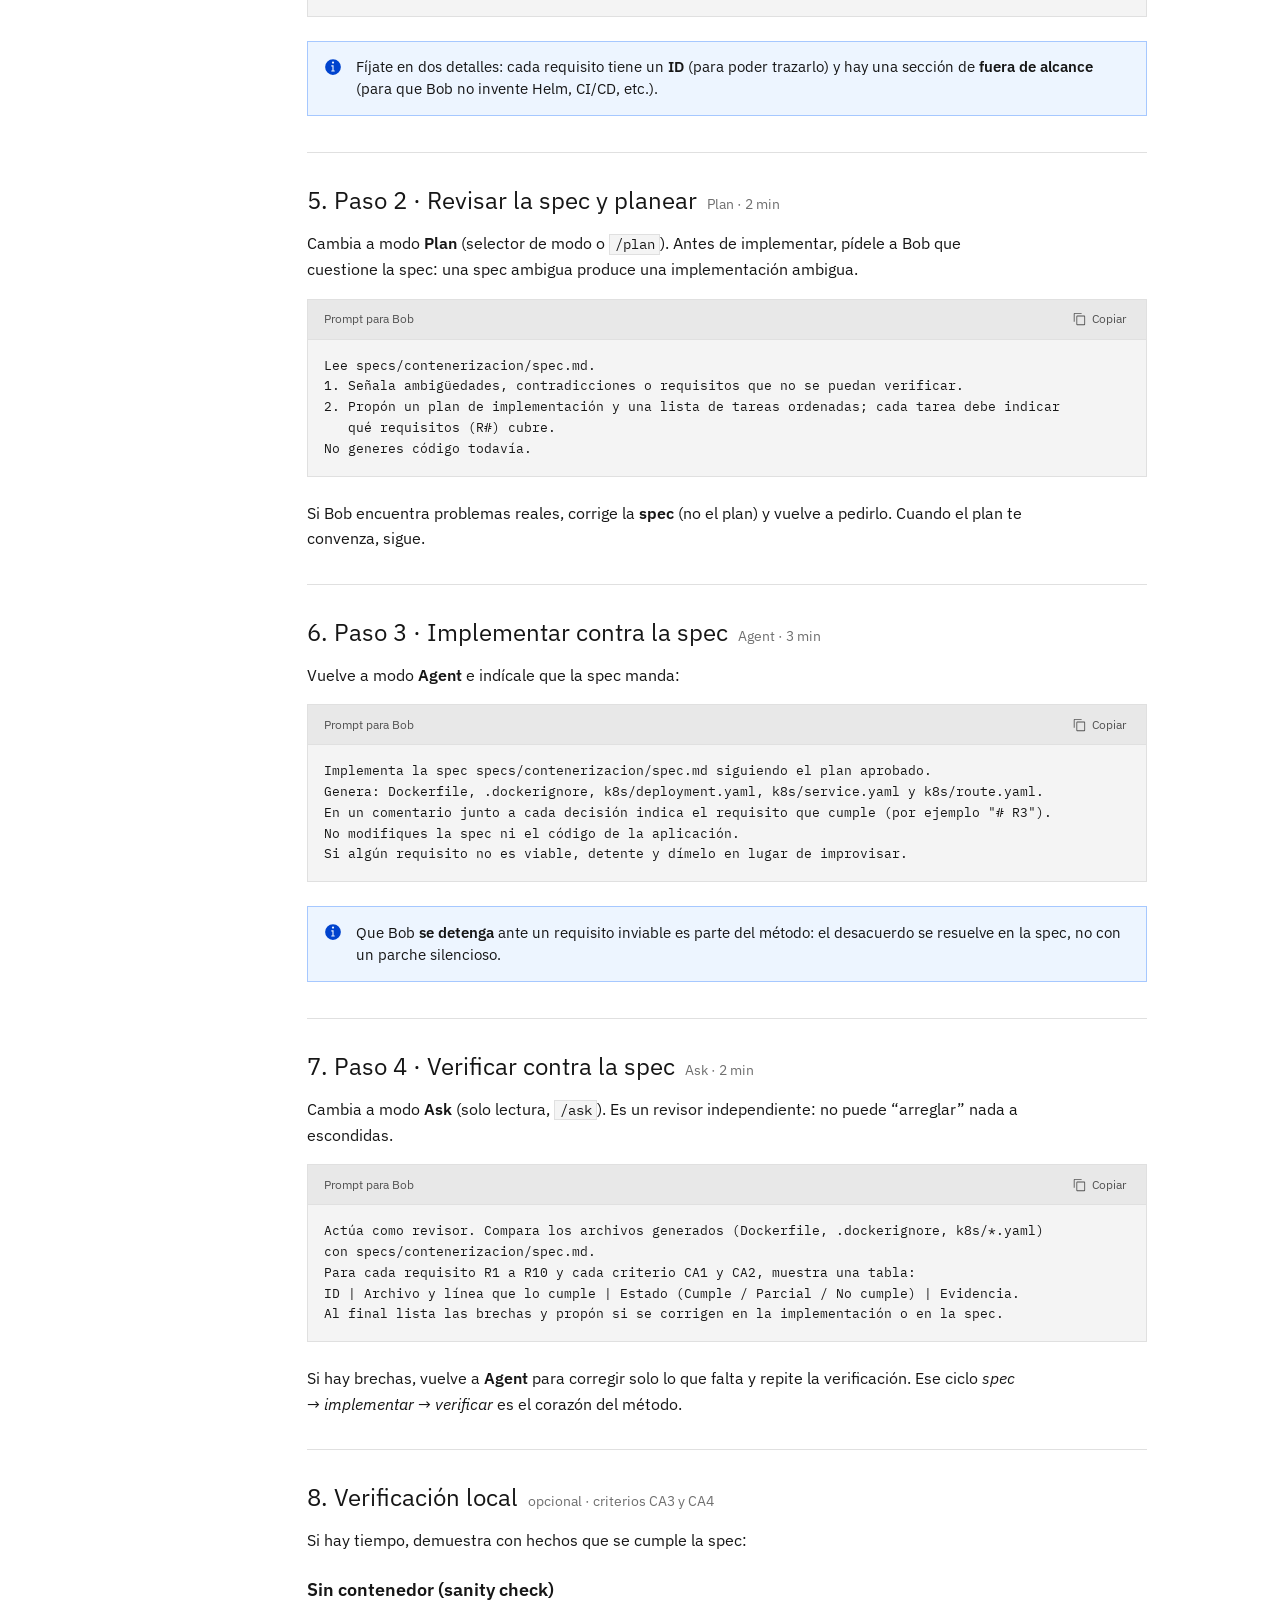
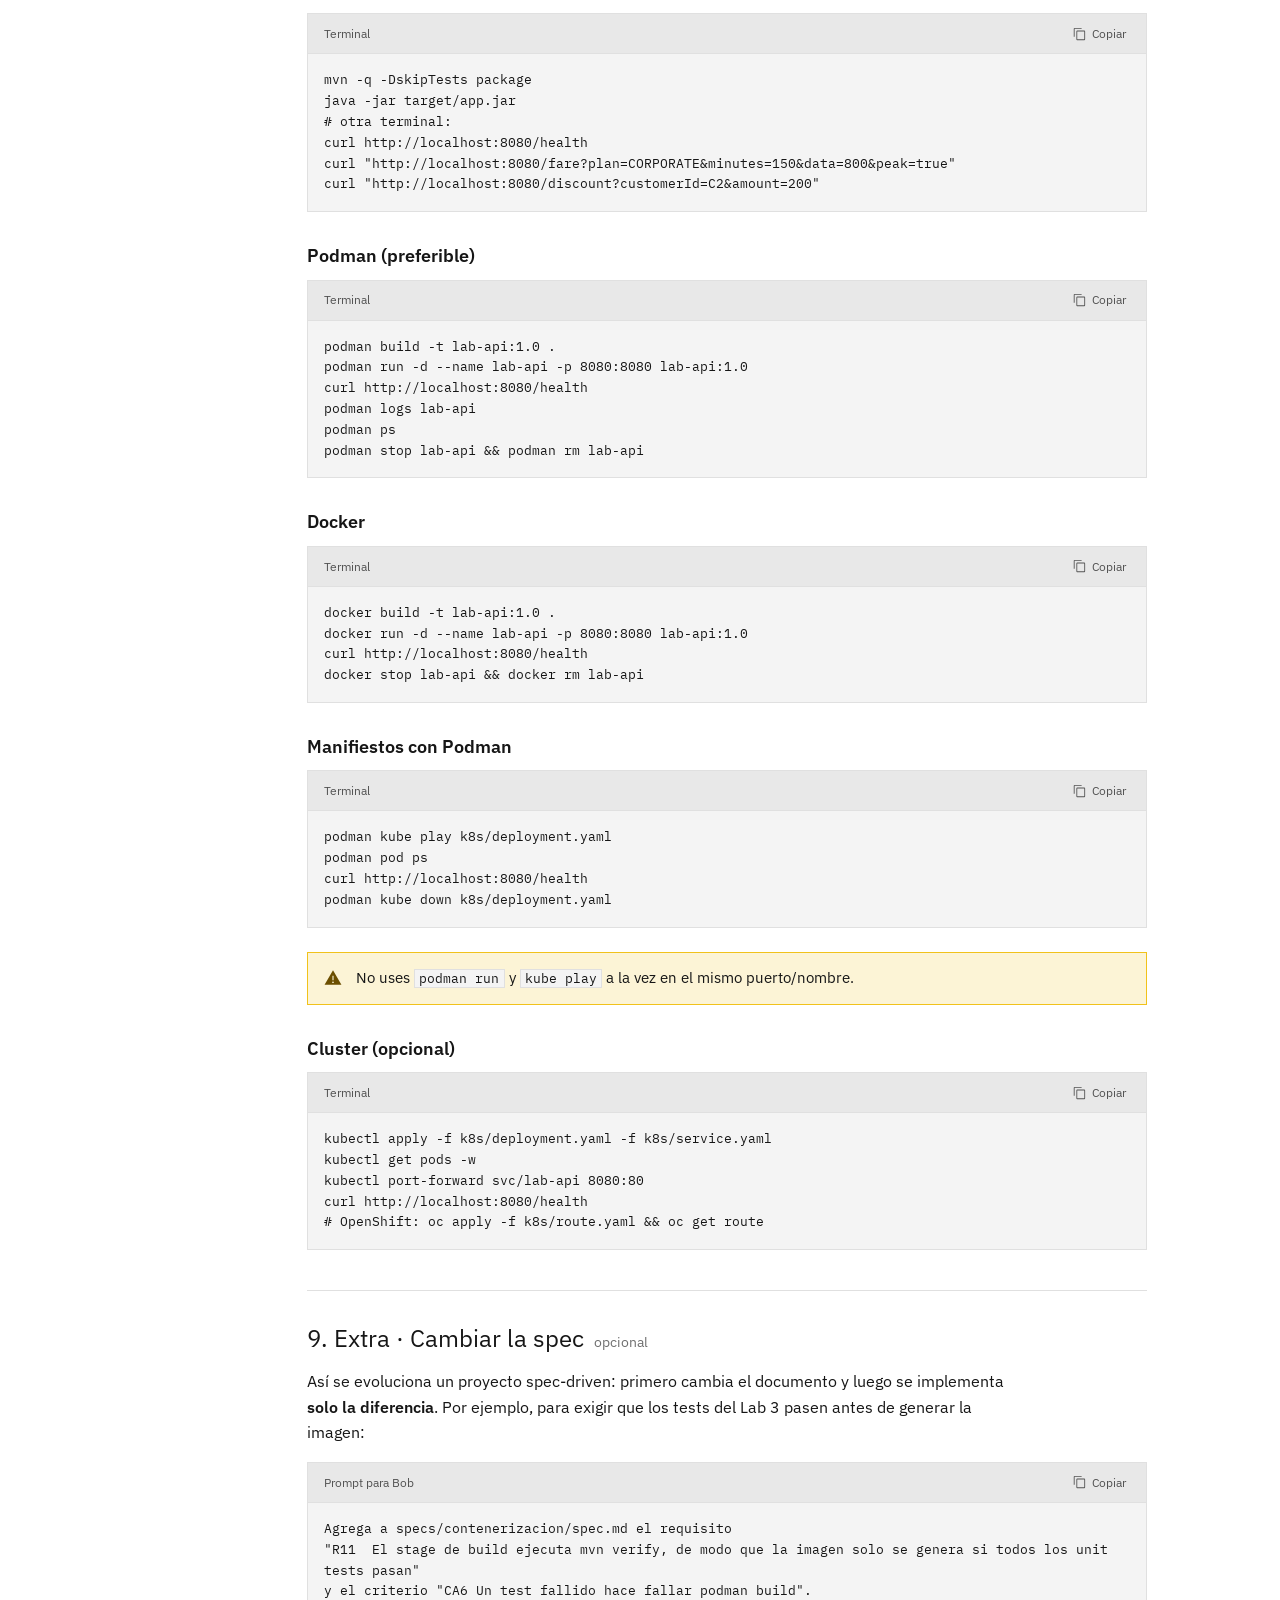
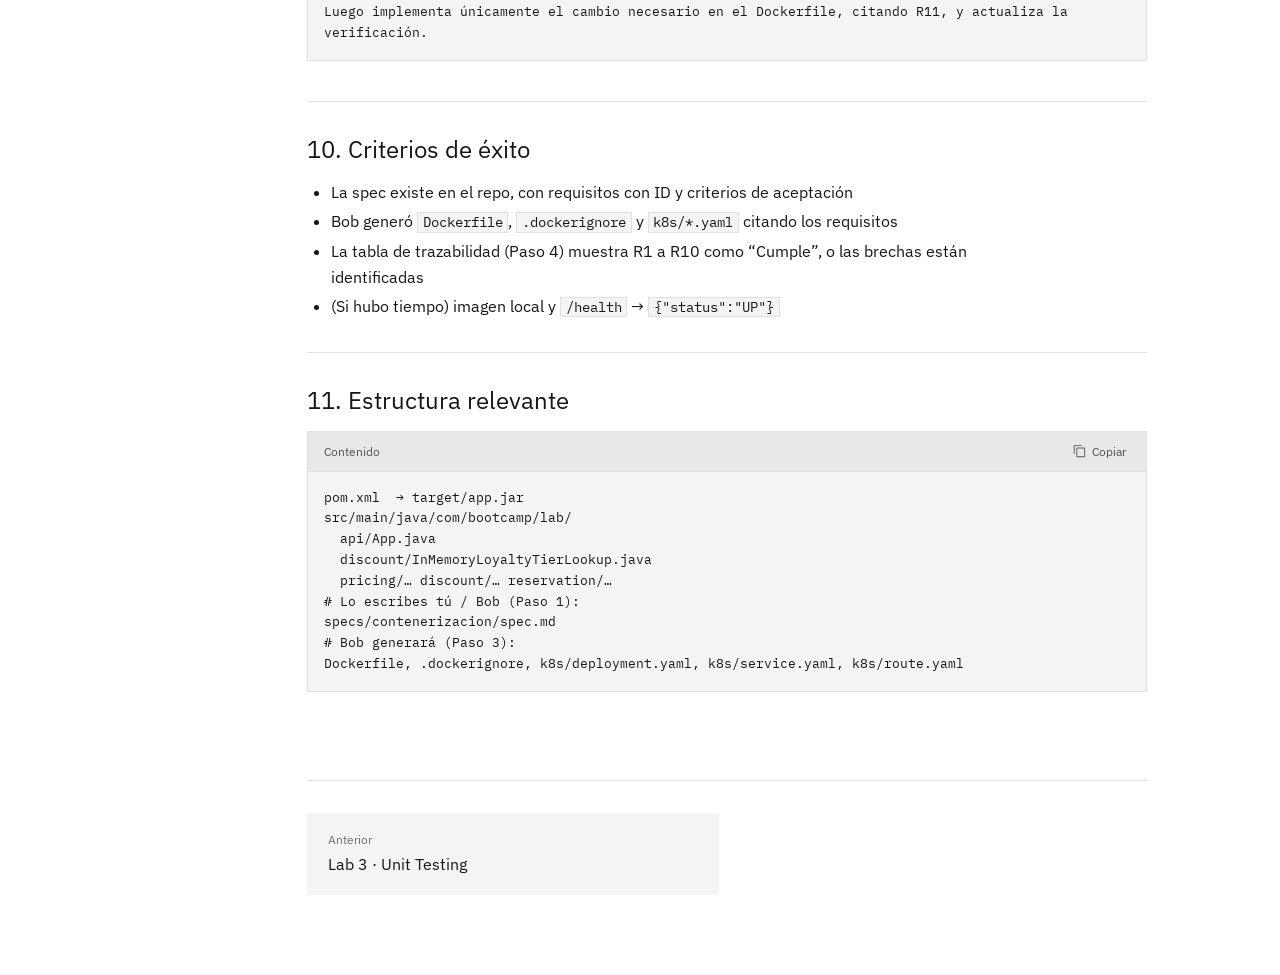
<file: lab4.html>
<!DOCTYPE html>
<html lang="es">
<head>
  <meta charset="UTF-8" />
  <meta name="viewport" content="width=device-width, initial-scale=1" />
  <title>Lab 4 · Contenerización · IBM Bob Bootcamp</title>
  <script>
    (function () {
      var p = "system";
      try { p = localStorage.getItem("bob-theme") || "system"; } catch (e) {}
      var dark = window.matchMedia && window.matchMedia("(prefers-color-scheme: dark)").matches;
      document.documentElement.dataset.theme = p === "system" ? (dark ? "dark" : "light") : p;
    })();
  </script>
  <meta name="color-scheme" content="light dark" />
  <link rel="stylesheet" href="styles.css" />
  <link rel="preconnect" href="https://fonts.googleapis.com" />
  <link rel="preconnect" href="https://fonts.gstatic.com" crossorigin />
  <link href="https://fonts.googleapis.com/css2?family=IBM+Plex+Sans:wght@300;400;500;600&family=IBM+Plex+Mono:wght@400;500&display=swap" rel="stylesheet" />
  <script src="site.js" defer></script>
</head>
<body>
  <div class="layout">
    <aside class="sidenav">
      <a class="brand" href="index.html">IBM Bob<span>Bootcamp · Modernización</span></a>
      <nav aria-label="Principal">
        <a href="index.html">Inicio</a>
        <a href="lab1.html">Lab 1 · Documentación</a>
        <a href="lab2.html">Lab 2 · Migración</a>
        <a href="lab3.html">Lab 3 · Unit Testing</a>
        <a class="active" href="lab4.html">Lab 4 · Contenerización</a>
        <a href="index.html#descargas">Descargas</a>
      </nav>
    </aside>
    <main class="wrap lab-content" id="main">
      <div class="eyebrow">Laboratorio 4 · 10 min · opcional</div>
      <h1>Contenerización con <span class="nowrap">Spec-Driven</span> Development</h1>
      <div class="meta">
        <span class="pill">Spec-Driven Development</span>
        <span class="pill teal">Plan → Agent → Ask</span>
        <span class="pill">K8s / OpenShift</span>
        <span class="pill teal">Podman</span>
      </div>
      <p class="lede">
        En lugar de pedirle a Bob un Dockerfile suelto, primero escribes una <strong>spec</strong>: qué debe cumplir
        la contenerización y cómo se comprueba. Bob implementa contra esa spec y la verificas criterio por criterio.
      </p>
      <div class="note">
        <strong>Laboratorio opcional:</strong> se le asignan solo ~10 min. Si el tiempo no alcanza, haz los pasos 1 a 3
        y omite la verificación local con Podman.
      </div>
      <div class="actions">
        <a class="btn btn-primary" href="downloads/lab3-4-java.zip" download>Descargar Labs 3 &amp; 4 (ZIP)</a>
        <a class="btn btn-secondary" href="lab3.html">Ir al Lab 3</a>
      </div>

      <div class="card">
        <h2>1. ¿Qué es spec-driven development?</h2>
        <p>
          Es una forma de trabajar con agentes donde la <strong>spec</strong> (un documento versionado en el repo) es la
          fuente de verdad: las personas deciden el <em>qué</em> (requisitos y criterios de aceptación) y Bob se encarga del
          <em>cómo</em>. Si el resultado no encaja, se corrige la spec o la implementación, no se improvisa con prompts nuevos.
        </p>
        <div class="table-wrap">
        <table>
          <thead><tr><th></th><th>Prompts sueltos</th><th>Spec-driven</th></tr></thead>
          <tbody>
            <tr><td><strong>Requisitos</strong></td><td>Viven en el chat y en tu cabeza</td><td>Un archivo <code>spec.md</code> con IDs (R1…R10)</td></tr>
            <tr><td><strong>“Terminado”</strong></td><td>Se ve bien</td><td>Criterios de aceptación verificables (CA1…CA5)</td></tr>
            <tr><td><strong>Cambios</strong></td><td>Otro prompt, sin rastro</td><td>Se edita la spec y se implementa solo la diferencia</td></tr>
            <tr><td><strong>Revisión</strong></td><td>Subjetiva</td><td>Tabla de trazabilidad requisito → archivo → evidencia</td></tr>
          </tbody>
        </table>
        </div>
        <p>
          Bob no necesita un workflow especial para esto: usas sus modos. <strong>Agent</strong> escribe y ejecuta,
          <strong>Plan</strong> razona y propone sin tocar código, y <strong>Ask</strong> es de solo lectura, ideal como revisor independiente.
          Referencia de la práctica:
          <a href="https://heidloff.net/article/spec-driven-development-ibm-bob/" target="_blank" rel="noreferrer">Spec-driven Development with IBM Bob</a>.
        </p>
      </div>

      <div class="card">
        <h2>2. Flujo del lab <span class="t-hint">10 min</span></h2>
        <div class="table-wrap">
        <table>
          <thead><tr><th>Paso</th><th>Modo de Bob</th><th>Tiempo</th><th>Resultado</th></tr></thead>
          <tbody>
            <tr><td>1 · Escribir la spec</td><td>Agent</td><td>3 min</td><td><code>specs/contenerizacion/spec.md</code></td></tr>
            <tr><td>2 · Revisar la spec y planear</td><td>Plan</td><td>2 min</td><td>Ambigüedades detectadas + lista de tareas</td></tr>
            <tr><td>3 · Implementar contra la spec</td><td>Agent</td><td>3 min</td><td><code>Dockerfile</code>, <code>.dockerignore</code>, <code>k8s/*.yaml</code></td></tr>
            <tr><td>4 · Verificar contra la spec</td><td>Ask</td><td>2 min</td><td>Tabla de trazabilidad y brechas</td></tr>
          </tbody>
        </table>
        </div>
      </div>

      <div class="card">
        <h2>3. La app a contenerizar</h2>
        <p>
          Es el <strong>mismo proyecto</strong> del Lab 3. Tiene una capa HTTP mínima (<code>com.bootcamp.lab.api.App</code>) con el servidor
          embebido del JDK, <strong>sin dependencias nuevas</strong>: puerto 8080 (<code>PORT</code>), <code>/health</code> y endpoints de negocio.
        </p>
        <div class="table-wrap">
        <table>
          <thead><tr><th>Ruta</th><th>Qué hace</th><th>Ejemplo</th></tr></thead>
          <tbody>
            <tr><td><code>GET /health</code></td><td>Estado (probes)</td><td><code>{"status":"UP"}</code></td></tr>
            <tr><td><code>GET /fare</code></td><td>Tarifa</td><td><code>/fare?plan=CORPORATE&amp;minutes=150&amp;data=800&amp;peak=true</code></td></tr>
            <tr><td><code>GET /discount</code></td><td>Descuento</td><td><code>/discount?customerId=C2&amp;amount=200</code></td></tr>
            <tr><td><code>GET /</code></td><td>Info</td><td>—</td></tr>
          </tbody>
        </table>
        </div>
        <h3>Prerrequisitos</h3>
        <div class="table-wrap">
        <table>
          <thead><tr><th>Requisito</th><th>Notas</th></tr></thead>
          <tbody>
            <tr><td>Bob</td><td>Con el proyecto del ZIP abierto (carpeta raíz)</td></tr>
            <tr><td>JDK 17 + Maven 3.8+</td><td>Solo para probar la app sin contenedor</td></tr>
            <tr><td>Podman (preferible) o Docker</td><td>Verificación local (opcional)</td></tr>
            <tr><td>kubectl / oc (opcional)</td><td>Solo si hay cluster</td></tr>
          </tbody>
        </table>
        </div>
      </div>

      <div class="card">
        <h2>4. Paso 1 · Escribir la spec <span class="t-hint">Agent · 3 min</span></h2>
        <p>
          En modo <strong>Agent</strong>, pídele a Bob que cree el archivo de la spec. Aquí te damos una spec lista para ahorrar tiempo;
          <strong>léela y ajústala</strong>: decidir qué se exige es la parte que le corresponde a la persona, no al agente.
        </p>
        <div class="prewrap"><pre>Crea el archivo specs/contenerizacion/spec.md con el siguiente contenido exacto:

# Spec: contenerización de lab-api

## Contexto
App Java 17 (Maven). JAR ejecutable en target/app.jar. Servidor HTTP del JDK en el puerto 8080
(variable PORT). GET /health devuelve {"status":"UP"}.

## Objetivo
Construir una imagen de contenedor y desplegarla en Kubernetes / OpenShift de forma segura y reproducible.

## Fuera de alcance
Registro de imágenes, CI/CD, Helm/Kustomize, bases de datos.

## Requisitos
- R1  Dockerfile multi-stage: la imagen final no contiene Maven ni el JDK completo (solo JRE).
- R2  Imagen base oficial y slim (Temurin 17 JRE o UBI9 openjdk-17-runtime).
- R3  Se ejecuta como no-root y es compatible con el UID arbitrario de OpenShift (grupo 0 con permisos).
- R4  Expone el puerto 8080 y respeta la variable PORT.
- R5  Existe .dockerignore que excluye target/, .git/ y archivos de IDE.
- R6  Deployment de 1 réplica con readinessProbe y livenessProbe a GET /health en el puerto 8080.
- R7  securityContext: runAsNonRoot, allowPrivilegeEscalation: false, capabilities drop ALL, seccompProfile RuntimeDefault.
- R8  Requests y limits de CPU y memoria definidos.
- R9  Service ClusterIP y Route de OpenShift que exponen la app.
- R10 Sin secretos hardcodeados; labels consistentes app=lab-api.

## Criterios de aceptación
- CA1 El Dockerfile y el .dockerignore cumplen R1 a R5 (revisión estática).
- CA2 Los manifiestos en k8s/ cumplen R6 a R10 (revisión estática).
- CA3 "podman build -t lab-api:1.0 ." termina sin errores.
- CA4 Al correr la imagen, GET /health responde {"status":"UP"}.
- CA5 Cada requisito R1 a R10 se puede trazar a un archivo y una línea concreta.</pre></div>
        <div class="note">
          Fíjate en dos detalles: cada requisito tiene un <strong>ID</strong> (para poder trazarlo) y hay una sección de
          <strong>fuera de alcance</strong> (para que Bob no invente Helm, CI/CD, etc.).
        </div>
      </div>

      <div class="card">
        <h2>5. Paso 2 · Revisar la spec y planear <span class="t-hint">Plan · 2 min</span></h2>
        <p>
          Cambia a modo <strong>Plan</strong> (selector de modo o <code>/plan</code>). Antes de implementar, pídele a Bob que
          cuestione la spec: una spec ambigua produce una implementación ambigua.
        </p>
        <div class="prewrap"><pre>Lee specs/contenerizacion/spec.md.
1. Señala ambigüedades, contradicciones o requisitos que no se puedan verificar.
2. Propón un plan de implementación y una lista de tareas ordenadas; cada tarea debe indicar
   qué requisitos (R#) cubre.
No generes código todavía.</pre></div>
        <p>
          Si Bob encuentra problemas reales, corrige la <strong>spec</strong> (no el plan) y vuelve a pedirlo. Cuando el plan te convenza, sigue.
        </p>
      </div>

      <div class="card">
        <h2>6. Paso 3 · Implementar contra la spec <span class="t-hint">Agent · 3 min</span></h2>
        <p>Vuelve a modo <strong>Agent</strong> e indícale que la spec manda:</p>
        <div class="prewrap"><pre>Implementa la spec specs/contenerizacion/spec.md siguiendo el plan aprobado.
Genera: Dockerfile, .dockerignore, k8s/deployment.yaml, k8s/service.yaml y k8s/route.yaml.
En un comentario junto a cada decisión indica el requisito que cumple (por ejemplo "# R3").
No modifiques la spec ni el código de la aplicación.
Si algún requisito no es viable, detente y dímelo en lugar de improvisar.</pre></div>
        <div class="note">
          Que Bob <strong>se detenga</strong> ante un requisito inviable es parte del método: el desacuerdo se resuelve en la spec, no con un parche silencioso.
        </div>
      </div>

      <div class="card">
        <h2>7. Paso 4 · Verificar contra la spec <span class="t-hint">Ask · 2 min</span></h2>
        <p>
          Cambia a modo <strong>Ask</strong> (solo lectura, <code>/ask</code>). Es un revisor independiente: no puede “arreglar” nada a escondidas.
        </p>
        <div class="prewrap"><pre>Actúa como revisor. Compara los archivos generados (Dockerfile, .dockerignore, k8s/*.yaml)
con specs/contenerizacion/spec.md.
Para cada requisito R1 a R10 y cada criterio CA1 y CA2, muestra una tabla:
ID | Archivo y línea que lo cumple | Estado (Cumple / Parcial / No cumple) | Evidencia.
Al final lista las brechas y propón si se corrigen en la implementación o en la spec.</pre></div>
        <p>
          Si hay brechas, vuelve a <strong>Agent</strong> para corregir solo lo que falta y repite la verificación. Ese ciclo
          <em>spec → implementar → verificar</em> es el corazón del método.
        </p>
      </div>

      <div class="card">
        <h2>8. Verificación local <span class="t-hint">opcional · criterios CA3 y CA4</span></h2>
        <p>Si hay tiempo, demuestra con hechos que se cumple la spec:</p>

        <h3>Sin contenedor (sanity check)</h3>
        <div class="prewrap"><pre>mvn -q -DskipTests package
java -jar target/app.jar
# otra terminal:
curl http://localhost:8080/health
curl "http://localhost:8080/fare?plan=CORPORATE&minutes=150&data=800&peak=true"
curl "http://localhost:8080/discount?customerId=C2&amount=200"</pre></div>

        <h3>Podman (preferible)</h3>
        <div class="prewrap"><pre>podman build -t lab-api:1.0 .
podman run -d --name lab-api -p 8080:8080 lab-api:1.0
curl http://localhost:8080/health
podman logs lab-api
podman ps
podman stop lab-api && podman rm lab-api</pre></div>

        <h3>Docker</h3>
        <div class="prewrap"><pre>docker build -t lab-api:1.0 .
docker run -d --name lab-api -p 8080:8080 lab-api:1.0
curl http://localhost:8080/health
docker stop lab-api && docker rm lab-api</pre></div>

        <h3>Manifiestos con Podman</h3>
        <div class="prewrap"><pre>podman kube play k8s/deployment.yaml
podman pod ps
curl http://localhost:8080/health
podman kube down k8s/deployment.yaml</pre></div>
        <div class="note warn">No uses <code>podman run</code> y <code>kube play</code> a la vez en el mismo puerto/nombre.</div>

        <h3>Cluster (opcional)</h3>
        <div class="prewrap"><pre>kubectl apply -f k8s/deployment.yaml -f k8s/service.yaml
kubectl get pods -w
kubectl port-forward svc/lab-api 8080:80
curl http://localhost:8080/health
# OpenShift: oc apply -f k8s/route.yaml &amp;&amp; oc get route</pre></div>
      </div>

      <div class="card">
        <h2>9. Extra · Cambiar la spec <span class="t-hint">opcional</span></h2>
        <p>
          Así se evoluciona un proyecto spec-driven: primero cambia el documento y luego se implementa <strong>solo la diferencia</strong>.
          Por ejemplo, para exigir que los tests del Lab 3 pasen antes de generar la imagen:
        </p>
        <div class="prewrap"><pre>Agrega a specs/contenerizacion/spec.md el requisito
"R11  El stage de build ejecuta mvn verify, de modo que la imagen solo se genera si todos los unit tests pasan"
y el criterio "CA6 Un test fallido hace fallar podman build".
Luego implementa únicamente el cambio necesario en el Dockerfile, citando R11, y actualiza la verificación.</pre></div>
      </div>

      <div class="card">
        <h2>10. Criterios de éxito</h2>
        <ul>
          <li>La spec existe en el repo, con requisitos con ID y criterios de aceptación</li>
          <li>Bob generó <code>Dockerfile</code>, <code>.dockerignore</code> y <code>k8s/*.yaml</code> citando los requisitos</li>
          <li>La tabla de trazabilidad (Paso 4) muestra R1 a R10 como “Cumple”, o las brechas están identificadas</li>
          <li>(Si hubo tiempo) imagen local y <code>/health</code> → <code>{"status":"UP"}</code></li>
        </ul>
      </div>

      <div class="card">
        <h2>11. Estructura relevante</h2>
        <div class="prewrap"><pre>pom.xml  → target/app.jar
src/main/java/com/bootcamp/lab/
  api/App.java
  discount/InMemoryLoyaltyTierLookup.java
  pricing/… discount/… reservation/…
# Lo escribes tú / Bob (Paso 1):
specs/contenerizacion/spec.md
# Bob generará (Paso 3):
Dockerfile, .dockerignore, k8s/deployment.yaml, k8s/service.yaml, k8s/route.yaml</pre></div>
      </div>
    </main>
  </div>
</body>
</html>
</file>
<file: styles.css>
/* IBM Bob Bootcamp — sistema de diseño inspirado en IBM Carbon.
   Tema: claro / oscuro / sistema (data-theme en <html>, ver site.js). */

/* ---------- Tokens ---------- */
:root {
  color-scheme: light;
  --bg: #ffffff;
  --layer: #f4f4f4;
  --layer-2: #e8e8e8;
  --nav-bg: #f4f4f4;
  --border: #e0e0e0;
  --border-strong: #8d8d8d;
  --text: #161616;
  --text-2: #525252;
  --text-3: #6f6f6f;
  --link: #0f62fe;
  --link-hover: #0043ce;
  --primary: #0f62fe;
  --primary-hover: #0353e9;
  --on-primary: #ffffff;
  --focus: #0f62fe;
  --code-bg: #f4f4f4;
  --code-bar: #e8e8e8;
  --inline-code: #f4f4f4;

  --info-fg: #0043ce;   --info-bg: #edf5ff;   --info-bd: #a6c8ff;
  --warn-fg: #6c4f00;   --warn-bg: #fcf4d6;   --warn-bd: #f1c21b;
  --err-fg: #a2191f;    --err-bg: #fff1f1;    --err-bd: #ffb3b8;

  --tag-blue-bg: #d0e2ff;  --tag-blue-fg: #0043ce;
  --tag-teal-bg: #9ef0f0;  --tag-teal-fg: #004144;
  --tag-red-bg: #ffd7d9;   --tag-red-fg: #a2191f;

  --c-setup: #6f6f6f;
  --c-lab1: #0f62fe;
  --c-lab2: #8a3ffc;
  --c-lab3: #007d79;
  --c-lab4: #d02670;

  --sans: "IBM Plex Sans", "Helvetica Neue", Arial, system-ui, sans-serif;
  --mono: "IBM Plex Mono", ui-monospace, Menlo, Consolas, monospace;
  --ease: cubic-bezier(0.2, 0, 0.38, 0.9);
  --nav-w: 16rem;
  --toc-w: 15rem;
  --measure: 72ch;
}

:root[data-theme="dark"] {
  color-scheme: dark;
  --bg: #161616;
  --layer: #262626;
  --layer-2: #393939;
  --nav-bg: #161616;
  --border: #393939;
  --border-strong: #6f6f6f;
  --text: #f4f4f4;
  --text-2: #c6c6c6;
  --text-3: #a8a8a8;
  --link: #78a9ff;
  --link-hover: #a6c8ff;
  --primary: #0f62fe;
  --primary-hover: #0353e9;
  --focus: #ffffff;
  --code-bg: #0d0d0d;
  --code-bar: #262626;
  --inline-code: #393939;

  --info-fg: #a6c8ff;   --info-bg: #0d1a33;   --info-bd: #0043ce;
  --warn-fg: #f1c21b;   --warn-bg: #2b2400;   --warn-bd: #8e6a00;
  --err-fg: #ff8389;    --err-bg: #2d0709;    --err-bd: #a2191f;

  --tag-blue-bg: #002d9c;  --tag-blue-fg: #d0e2ff;
  --tag-teal-bg: #005d5d;  --tag-teal-fg: #9ef0f0;
  --tag-red-bg: #750e13;   --tag-red-fg: #ffd7d9;

  --c-setup: #8d8d8d;
  --c-lab1: #4589ff;
  --c-lab2: #a56eff;
  --c-lab3: #08bdba;
  --c-lab4: #ff7eb6;
}

/* Sin JS: respeta la preferencia del sistema */
@media (prefers-color-scheme: dark) {
  :root:not([data-theme]) {
    color-scheme: dark;
    --bg: #161616; --layer: #262626; --layer-2: #393939; --nav-bg: #161616;
    --border: #393939; --border-strong: #6f6f6f;
    --text: #f4f4f4; --text-2: #c6c6c6; --text-3: #a8a8a8;
    --link: #78a9ff; --link-hover: #a6c8ff; --focus: #ffffff;
    --code-bg: #0d0d0d; --code-bar: #262626; --inline-code: #393939;
    --info-fg: #a6c8ff; --info-bg: #0d1a33; --info-bd: #0043ce;
    --warn-fg: #f1c21b; --warn-bg: #2b2400; --warn-bd: #8e6a00;
    --err-fg: #ff8389; --err-bg: #2d0709; --err-bd: #a2191f;
    --tag-blue-bg: #002d9c; --tag-blue-fg: #d0e2ff;
    --tag-teal-bg: #005d5d; --tag-teal-fg: #9ef0f0;
    --tag-red-bg: #750e13; --tag-red-fg: #ffd7d9;
    --c-setup: #8d8d8d; --c-lab1: #4589ff; --c-lab2: #a56eff; --c-lab3: #08bdba; --c-lab4: #ff7eb6;
  }
}

/* ---------- Base ---------- */
* { box-sizing: border-box; }
html { scroll-padding-top: 1.5rem; -webkit-text-size-adjust: 100%; }
@media (prefers-reduced-motion: no-preference) { html { scroll-behavior: smooth; } }
body {
  margin: 0;
  font-family: var(--sans);
  font-size: 1rem;
  line-height: 1.6;
  color: var(--text);
  background: var(--bg);
  transition: background-color .15s var(--ease), color .15s var(--ease);
  scrollbar-color: var(--border-strong) transparent;
}
::selection { background: var(--primary); color: #fff; }
a { color: var(--link); text-underline-offset: .2em; text-decoration-thickness: 1px; }
a:hover { color: var(--link-hover); text-decoration-thickness: 2px; }
:focus-visible { outline: 2px solid var(--focus); outline-offset: 2px; }
img { max-width: 100%; }

.skip {
  position: absolute; left: .5rem; top: -4rem; z-index: 100;
  background: var(--primary); color: #fff; padding: .6rem 1rem; text-decoration: none; font-weight: 600;
}
.skip:focus { top: .5rem; color: #fff; }

/* ---------- Layout ---------- */
.layout { display: flex; min-height: 100vh; }
.sidenav {
  width: var(--nav-w);
  flex: none;
  position: sticky; top: 0; height: 100vh;
  display: flex; flex-direction: column;
  background: var(--nav-bg);
  border-right: 1px solid var(--border);
  overflow-y: auto;
}
.sidenav .brand {
  display: block;
  padding: 1.25rem 1.25rem 1.1rem;
  border-bottom: 1px solid var(--border);
  color: var(--text);
  font-size: .95rem; font-weight: 600; line-height: 1.25;
  text-decoration: none;
}
.sidenav .brand span { display: block; font-weight: 400; color: var(--text-3); font-size: .8125rem; margin-top: .15rem; }
.sidenav nav { padding: .5rem 0; flex: 1; }
.sidenav nav a {
  position: relative;
  display: block;
  padding: .75rem 1.25rem;
  color: var(--text-2);
  text-decoration: none;
  font-size: .875rem; line-height: 1.3;
  transition: background-color .15s var(--ease), color .15s var(--ease);
}
.sidenav nav a:hover { background: var(--layer-2); color: var(--text); }
.sidenav nav a.active { background: var(--layer-2); color: var(--text); font-weight: 600; }
.sidenav nav a.active::before {
  content: ""; position: absolute; left: 0; top: 0; bottom: 0; width: 3px; background: var(--primary);
}
.sidenav nav a:focus-visible { outline-offset: -2px; }

.theme-switch { padding: 1rem 1.25rem 1.25rem; border-top: 1px solid var(--border); }
.theme-switch .lbl { display: block; font-size: .75rem; color: var(--text-3); margin-bottom: .5rem; }
.seg { display: grid; grid-template-columns: repeat(3, 1fr); border: 1px solid var(--border-strong); }
.seg button {
  display: flex; align-items: center; justify-content: center; gap: .3rem;
  min-height: 2.5rem; padding: 0 .2rem;
  background: transparent; color: var(--text-2);
  border: 0; border-right: 1px solid var(--border-strong);
  font: inherit; font-size: .75rem; cursor: pointer;
}
.seg button:last-child { border-right: 0; }
.seg button:hover { background: var(--layer-2); color: var(--text); }
.seg button[aria-pressed="true"] { background: var(--text); color: var(--bg); }
.seg button:focus-visible { outline-offset: -3px; }
.seg svg { width: .875rem; height: .875rem; flex: none; fill: none; stroke: currentColor; stroke-width: 1.5; }

.wrap {
  flex: 1; min-width: 0;
  padding: 3rem clamp(1.25rem, 4vw, 4rem) 5rem;
}
.wrap > * { max-width: 52.5rem; }
.wrap > .wide { max-width: none; }

/* Tabla de contenidos (generada) */
.toc {
  width: var(--toc-w); flex: none;
  position: sticky; top: 0; align-self: flex-start;
  height: 100vh; overflow-y: auto;
  padding: 3rem 1.5rem 2rem 0;
  font-size: .8125rem;
  display: none;
}
.toc h2 { font-size: .75rem; font-weight: 600; color: var(--text-3); margin: 0 0 .75rem; letter-spacing: .02em; }
.toc ol { list-style: none; margin: 0; padding: 0; border-left: 1px solid var(--border); }
.toc a {
  display: block; padding: .35rem .75rem; margin-left: -1px;
  color: var(--text-2); text-decoration: none; border-left: 2px solid transparent; line-height: 1.35;
}
.toc a:hover { color: var(--text); }
.toc a[aria-current="true"] { color: var(--text); border-left-color: var(--primary); font-weight: 600; }
@media (min-width: 1360px) { .toc { display: block; } }

/* ---------- Tipografía ---------- */
.eyebrow { margin: 0 0 .75rem; font-size: .875rem; color: var(--text-3); }
h1 { font-size: clamp(2rem, 1.4rem + 2vw, 2.75rem); font-weight: 300; line-height: 1.15; margin: 0 0 1rem; text-wrap: balance; }
h2 { font-size: 1.5rem; font-weight: 400; line-height: 1.25; margin: 0 0 1rem; text-wrap: balance; }
h3 { font-size: 1.125rem; font-weight: 600; line-height: 1.3; margin: 2rem 0 .5rem; }
h4 { font-size: 1rem; font-weight: 600; margin: 1.5rem 0 .4rem; }
p { margin: 0 0 1rem; max-width: var(--measure); }
.lede { font-size: 1.1875rem; line-height: 1.5; color: var(--text-2); max-width: 60ch; margin-bottom: 1.5rem; }
ul, ol { max-width: var(--measure); padding-left: 1.5rem; margin: 0 0 1rem; }
li { margin: .25rem 0; }
strong { font-weight: 600; }
code {
  font-family: var(--mono); font-size: .875em;
  background: var(--inline-code); padding: .1em .4em;
  box-shadow: inset 0 0 0 1px var(--border);
  overflow-wrap: anywhere;
}
.t-hint { font-weight: 400; font-size: .875rem; color: var(--text-3); margin-left: .25rem; }
h2 .t-hint, h3 .t-hint { white-space: nowrap; }

/* ---------- Secciones (antes tarjetas): planas, separadas por filete ---------- */
.card { border-top: 1px solid var(--border); padding: 2rem 0 1rem; margin: 0; background: none; }
.card > h2:first-child { margin-top: 0; }
.card h3:first-of-type { margin-top: 1.5rem; }

/* ---------- Tags ---------- */
.meta, .badges { display: flex; flex-wrap: wrap; gap: .5rem; margin: 0 0 1.5rem; }
.pill, .badge {
  display: inline-flex; align-items: center; min-height: 1.5rem;
  padding: 0 .75rem; border-radius: 1rem;
  font-size: .75rem; font-weight: 500; line-height: 1;
  background: var(--tag-blue-bg); color: var(--tag-blue-fg);
}
.pill.teal { background: var(--tag-teal-bg); color: var(--tag-teal-fg); }
.pill.warn { background: var(--tag-red-bg); color: var(--tag-red-fg); }
.badge { background: var(--layer-2); color: var(--text); }

/* ---------- Botones ---------- */
.actions { display: flex; flex-wrap: wrap; gap: 1rem; margin: 0 0 2rem; max-width: none; }
.btn {
  display: inline-flex; align-items: center; justify-content: space-between; gap: 2.5rem;
  min-height: 3rem; padding: 0 1rem;
  border: 1px solid transparent; border-radius: 0;
  font: inherit; font-size: .875rem; font-weight: 400; text-decoration: none; cursor: pointer;
  transition: background-color .15s var(--ease), color .15s var(--ease);
}
.btn::after {
  content: ""; width: 1rem; height: 1rem; flex: none; background: currentColor;
  -webkit-mask: var(--icon-arrow) center / contain no-repeat; mask: var(--icon-arrow) center / contain no-repeat;
}
.btn[download]::after { -webkit-mask-image: var(--icon-download); mask-image: var(--icon-download); }
.btn[target="_blank"]::after { -webkit-mask-image: var(--icon-launch); mask-image: var(--icon-launch); }
.btn-primary { background: var(--primary); color: var(--on-primary); }
.btn-primary:hover { background: var(--primary-hover); color: var(--on-primary); }
.btn-secondary { background: transparent; color: var(--link); border-color: var(--link); }
.btn-secondary:hover { background: var(--primary); border-color: var(--primary); color: #fff; }
.btn:focus-visible { outline-offset: 2px; box-shadow: inset 0 0 0 1px var(--bg); }

:root {
  --icon-arrow: url("data:image/svg+xml,%3Csvg xmlns='http://www.w3.org/2000/svg' viewBox='0 0 16 16'%3E%3Cpath d='M9.3 2.3 8.6 3l4.1 4.5H1v1h11.7L8.6 13l.7.7L14.9 8z'/%3E%3C/svg%3E");
  --icon-download: url("data:image/svg+xml,%3Csvg xmlns='http://www.w3.org/2000/svg' viewBox='0 0 16 16'%3E%3Cpath d='M7.5 1v8.8L4.4 6.7l-.7.7L8 11.7l4.3-4.3-.7-.7L8.5 9.8V1zM2 13v1h12v-1z'/%3E%3C/svg%3E");
  --icon-launch: url("data:image/svg+xml,%3Csvg xmlns='http://www.w3.org/2000/svg' viewBox='0 0 16 16'%3E%3Cpath d='M13 14H3a1 1 0 0 1-1-1V3a1 1 0 0 1 1-1h4v1H3v10h10V9h1v4a1 1 0 0 1-1 1zM9 2v1h3.3L6.6 8.7l.7.7L13 3.7V7h1V2z'/%3E%3C/svg%3E");
  --icon-info: url("data:image/svg+xml,%3Csvg xmlns='http://www.w3.org/2000/svg' viewBox='0 0 16 16'%3E%3Cpath d='M8 1a7 7 0 1 0 0 14A7 7 0 0 0 8 1zm0 2a1 1 0 1 1 0 2 1 1 0 0 1 0-2zm1.5 9h-3v-1h1V7.5h-1v-1h2V11h1z'/%3E%3C/svg%3E");
  --icon-warn: url("data:image/svg+xml,%3Csvg xmlns='http://www.w3.org/2000/svg' viewBox='0 0 16 16'%3E%3Cpath d='M8 1 .5 14h15zm-.5 5h1v4h-1zm.5 6.5a.75.75 0 1 1 0-1.5.75.75 0 0 1 0 1.5z'/%3E%3C/svg%3E");
  --icon-check: url("data:image/svg+xml,%3Csvg xmlns='http://www.w3.org/2000/svg' viewBox='0 0 16 16'%3E%3Cpath d='m6.5 11.3-3.3-3.3.7-.7 2.6 2.6 5.6-5.6.7.7z'/%3E%3C/svg%3E");
}

/* ---------- Notas (notificación en línea) ---------- */
.note {
  position: relative;
  margin: 1.25rem 0; padding: .9rem 1rem .9rem 3rem;
  background: var(--info-bg); border: 1px solid var(--info-bd);
  color: var(--text); font-size: .9375rem; line-height: 1.5; max-width: none;
}
.note::before {
  content: ""; position: absolute; left: 1rem; top: 1rem; width: 1.125rem; height: 1.125rem;
  background: var(--info-fg);
  -webkit-mask: var(--icon-info) center / contain no-repeat; mask: var(--icon-info) center / contain no-repeat;
}
.note.warn { background: var(--warn-bg); border-color: var(--warn-bd); }
.note.warn::before { background: var(--warn-fg); -webkit-mask-image: var(--icon-warn); mask-image: var(--icon-warn); }
.note > :last-child { margin-bottom: 0; }
.note p { max-width: none; }

/* ---------- Tablas ---------- */
.table-wrap { overflow-x: auto; margin: 1.25rem 0 1.5rem; max-width: 100%; border-bottom: 1px solid var(--border); }
table { width: 100%; border-collapse: collapse; font-size: .875rem; line-height: 1.45; margin: 0; }
th { text-align: left; font-weight: 600; background: var(--layer-2); padding: .85rem 1rem; white-space: nowrap; }
td { padding: .85rem 1rem; border-top: 1px solid var(--border); vertical-align: top; }
tbody tr:hover td { background: var(--layer); }
td code { white-space: normal; }

/* ---------- Código / prompts ---------- */
.prewrap { margin: .75rem 0 1.5rem; background: var(--code-bg); border: 1px solid var(--border); max-width: none; }
.code-bar {
  display: flex; align-items: center; justify-content: space-between; gap: 1rem;
  min-height: 2.5rem; padding: 0 .5rem 0 1rem;
  background: var(--code-bar); border-bottom: 1px solid var(--border);
  font-size: .75rem; color: var(--text-2);
}
.copy {
  display: inline-flex; align-items: center; gap: .4rem;
  min-height: 2rem; padding: 0 .75rem;
  background: transparent; color: var(--text-2); border: 0;
  font: inherit; font-size: .75rem; cursor: pointer;
}
.copy:hover { background: var(--layer-2); color: var(--text); }
.copy::before {
  content: ""; width: .875rem; height: .875rem; background: currentColor;
  -webkit-mask: url("data:image/svg+xml,%3Csvg xmlns='http://www.w3.org/2000/svg' viewBox='0 0 16 16'%3E%3Cpath d='M11 1H3a1 1 0 0 0-1 1v9h1V2h8zm3 3H6a1 1 0 0 0-1 1v9a1 1 0 0 0 1 1h8a1 1 0 0 0 1-1V5a1 1 0 0 0-1-1zm0 10H6V5h8z'/%3E%3C/svg%3E") center / contain no-repeat;
  mask: url("data:image/svg+xml,%3Csvg xmlns='http://www.w3.org/2000/svg' viewBox='0 0 16 16'%3E%3Cpath d='M11 1H3a1 1 0 0 0-1 1v9h1V2h8zm3 3H6a1 1 0 0 0-1 1v9a1 1 0 0 0 1 1h8a1 1 0 0 0 1-1V5a1 1 0 0 0-1-1zm0 10H6V5h8z'/%3E%3C/svg%3E") center / contain no-repeat;
}
.copy.done::before { -webkit-mask-image: var(--icon-check); mask-image: var(--icon-check); }
.prewrap code, .mermaid-wrap code { background: none; box-shadow: none; padding: 0; }
.prewrap pre {
  margin: 0; padding: 1rem; overflow-x: auto;
  font-family: var(--mono); font-size: .8125rem; line-height: 1.6;
  color: var(--text); white-space: pre-wrap; overflow-wrap: anywhere; tab-size: 2;
}
.note .prewrap { max-width: none; }
.mermaid-wrap { background: #161616; color: #f4f4f4; border: 1px solid var(--border); padding: 1rem; overflow-x: auto; margin: 1.25rem 0; max-width: none; }

/* ---------- Listas de verificación ---------- */
.lab-content ul.check { list-style: none; padding-left: 0; }
.lab-content ul.check li { position: relative; padding-left: 1.75rem; }
.lab-content ul.check li::before {
  content: ""; position: absolute; left: 0; top: .3rem; width: 1rem; height: 1rem;
  border: 1px solid var(--border-strong);
}

/* ---------- Capturas ---------- */
.lab-content figure.shot { margin: 1rem 0 1.5rem; max-width: 52.5rem; background: var(--layer); border: 1px solid var(--border); }
.lab-content figure.shot img {
  display: block; width: 100%; height: auto; max-height: 32rem; object-fit: contain;
  cursor: zoom-in;
}
dialog.lightbox {
  padding: 0; border: 1px solid var(--border-strong); background: var(--bg); color: var(--text);
  max-width: 96vw; max-height: 94vh;
}
dialog.lightbox::backdrop { background: rgba(0, 0, 0, .72); }
dialog.lightbox img { display: block; max-width: 96vw; max-height: 90vh; object-fit: contain; }
dialog.lightbox form { margin: 0; display: flex; justify-content: flex-end; border-bottom: 1px solid var(--border); }
dialog.lightbox button { background: transparent; color: var(--text); border: 0; font: inherit; font-size: .875rem; padding: .6rem 1rem; cursor: pointer; }
dialog.lightbox button:hover { background: var(--layer-2); }

/* ---------- Agenda (inicio) ---------- */
.dist { display: flex; height: .75rem; margin: 1.25rem 0 .5rem; max-width: none; gap: 2px; }
.dist span { display: block; background: var(--c); }
.dist .opt, .agenda .opt::before {
  background-image: repeating-linear-gradient(135deg, rgba(255,255,255,.55) 0 2px, transparent 2px 5px);
}
.dist-cap { font-size: .8125rem; color: var(--text-3); margin: 0 0 1.5rem; }
.s-setup { --c: var(--c-setup); } .s-lab1 { --c: var(--c-lab1); } .s-lab2 { --c: var(--c-lab2); }
.s-lab3 { --c: var(--c-lab3); } .s-lab4 { --c: var(--c-lab4); }
.dist .s-setup { flex: 5; } .dist .s-lab1 { flex: 15; } .dist .s-lab2 { flex: 40; }
.dist .s-lab3 { flex: 20; } .dist .s-lab4 { flex: 10; }

.agenda { list-style: none; margin: 0; padding: 0; max-width: none; border-top: 1px solid var(--border); }
.agenda li { display: grid; grid-template-columns: 6rem 1fr; gap: 1rem; margin: 0; padding: 1.1rem 0; border-bottom: 1px solid var(--border); }
.agenda .t { display: flex; align-items: flex-start; gap: .6rem; font-family: var(--mono); font-size: .875rem; color: var(--text-2); padding-top: .15rem; }
.agenda .t::before { content: ""; flex: none; width: .75rem; height: .75rem; margin-top: .25rem; background-color: var(--c); }
.agenda .title { font-weight: 600; }
.agenda .title a { color: var(--text); text-decoration: none; }
.agenda .title a:hover { color: var(--link); text-decoration: underline; }
.agenda .desc { color: var(--text-2); font-size: .9375rem; max-width: 60ch; }

/* ---------- Navegación anterior / siguiente ---------- */
.pager { display: grid; grid-template-columns: 1fr 1fr; gap: 1rem; margin-top: 3rem; padding-top: 2rem; border-top: 1px solid var(--border); max-width: 52.5rem; }
.pager a {
  display: block; padding: 1rem 1.25rem; background: var(--layer); text-decoration: none; color: var(--text);
  border: 1px solid transparent; transition: border-color .15s var(--ease), background-color .15s var(--ease);
}
.pager a:hover { border-color: var(--primary); background: var(--layer-2); color: var(--text); }
.pager small { display: block; color: var(--text-3); font-size: .75rem; margin-bottom: .2rem; }
.pager .next { grid-column: 2; text-align: right; }
.pager .prev { grid-column: 1; }

/* ---------- Responsive ---------- */
@media (max-width: 56rem) {
  .layout { flex-direction: column; }
  .sidenav {
    position: sticky; top: 0; z-index: 20;
    width: 100%; height: auto; flex-direction: row; align-items: stretch;
    border-right: 0; border-bottom: 1px solid var(--border); overflow: visible;
  }
  .sidenav .brand { padding: .75rem 1rem; border-bottom: 0; border-right: 1px solid var(--border); flex: none; }
  .sidenav .brand span { display: none; }
  .sidenav nav { display: flex; overflow-x: auto; padding: 0; scrollbar-width: thin; }
  .sidenav nav a { flex: none; display: flex; align-items: center; padding: 0 1rem; min-height: 3.25rem; white-space: nowrap; }
  .sidenav nav a.active::before { top: auto; width: auto; height: 3px; right: 0; }
  .theme-switch { padding: .5rem .75rem; border-top: 0; border-left: 1px solid var(--border); display: flex; align-items: center; flex: none; }
  .theme-switch .lbl { display: none; }
  .seg button span { display: none; }
  .seg button { min-width: 2.75rem; min-height: 2.75rem; }
  .wrap { padding: 2rem 1.25rem 4rem; }
  .agenda li { grid-template-columns: 1fr; gap: .25rem; }
  .pager { grid-template-columns: 1fr; }
  .pager .next, .pager .prev { grid-column: 1; text-align: left; }
  .table-wrap { margin-left: 0; }
}

@media (prefers-reduced-motion: reduce) {
  *, *::before, *::after { transition-duration: .01ms !important; animation-duration: .01ms !important; scroll-behavior: auto !important; }
}

@media print {
  .sidenav, .toc, .pager, .code-bar, .theme-switch { display: none !important; }
  .layout { display: block; }
  body { background: #fff; color: #000; }
  .prewrap { border-color: #999; }
}
.nowrap { white-space: nowrap; }
</file>
